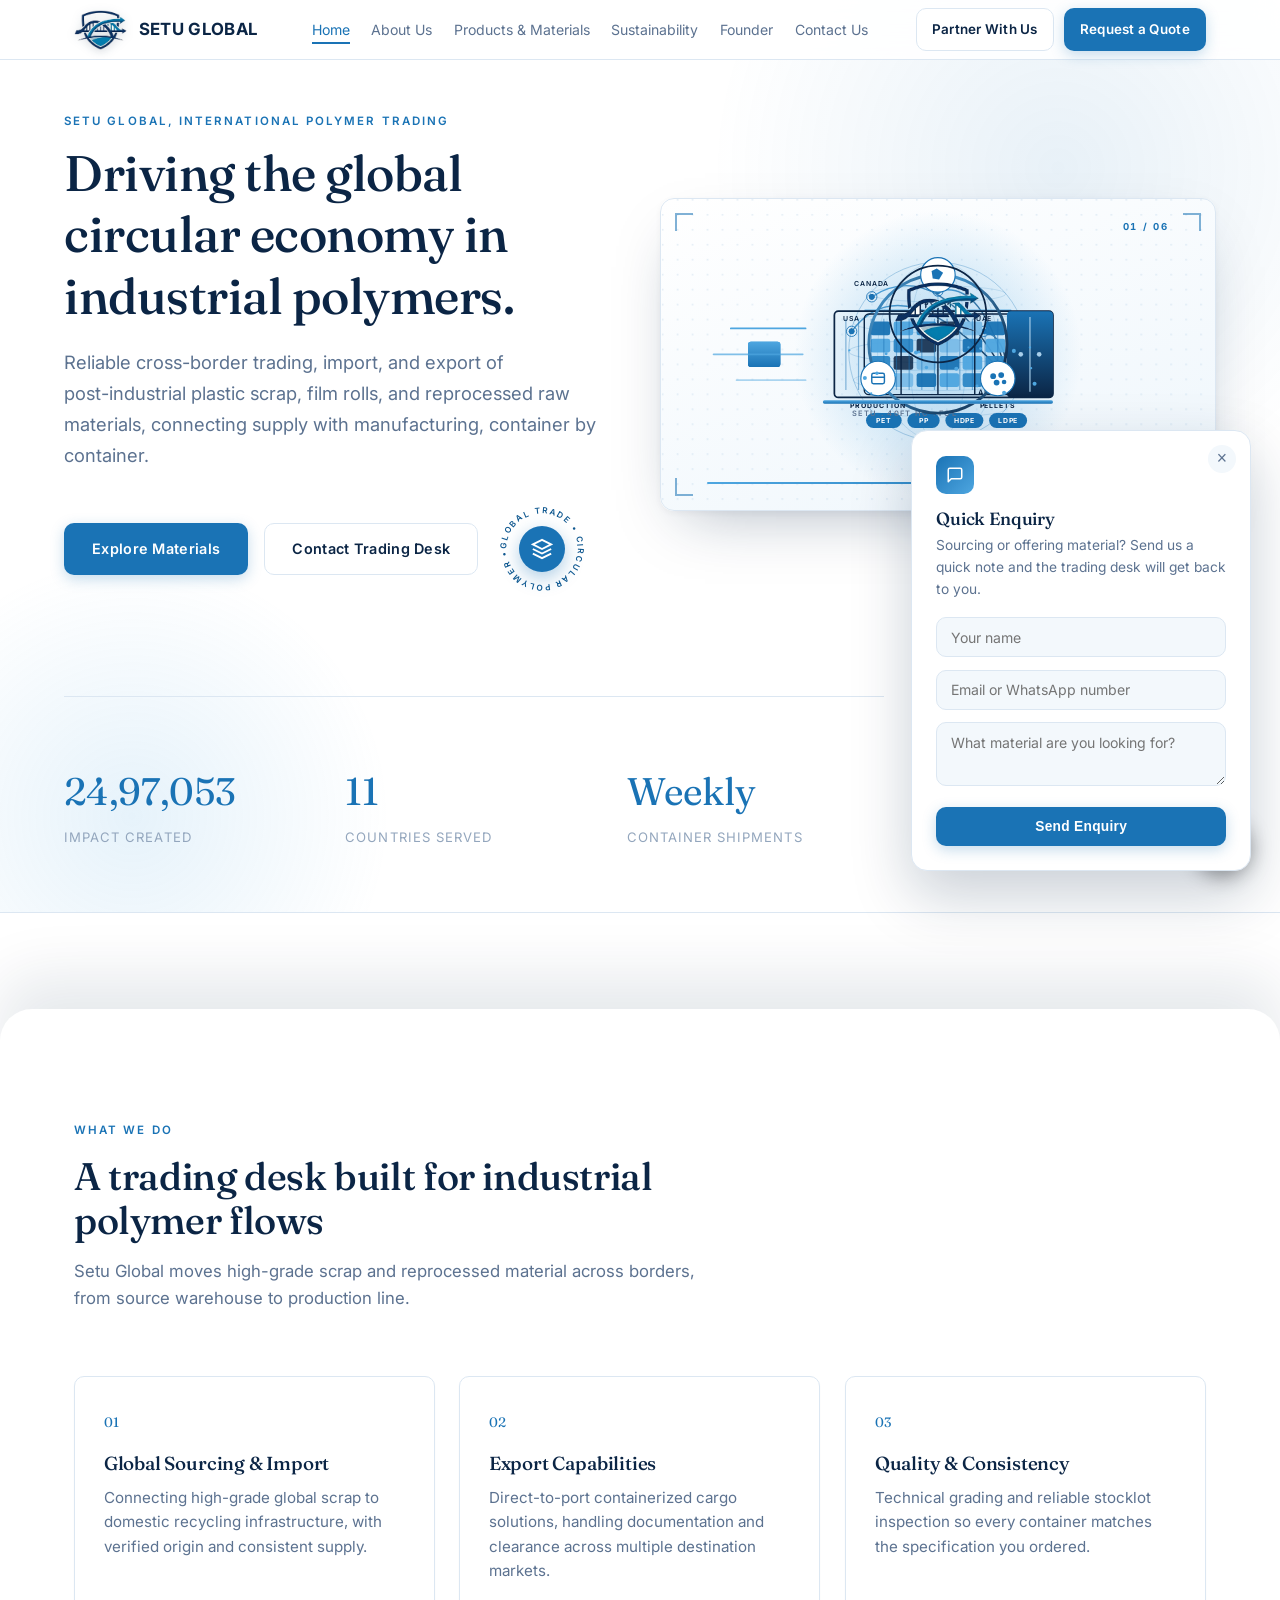
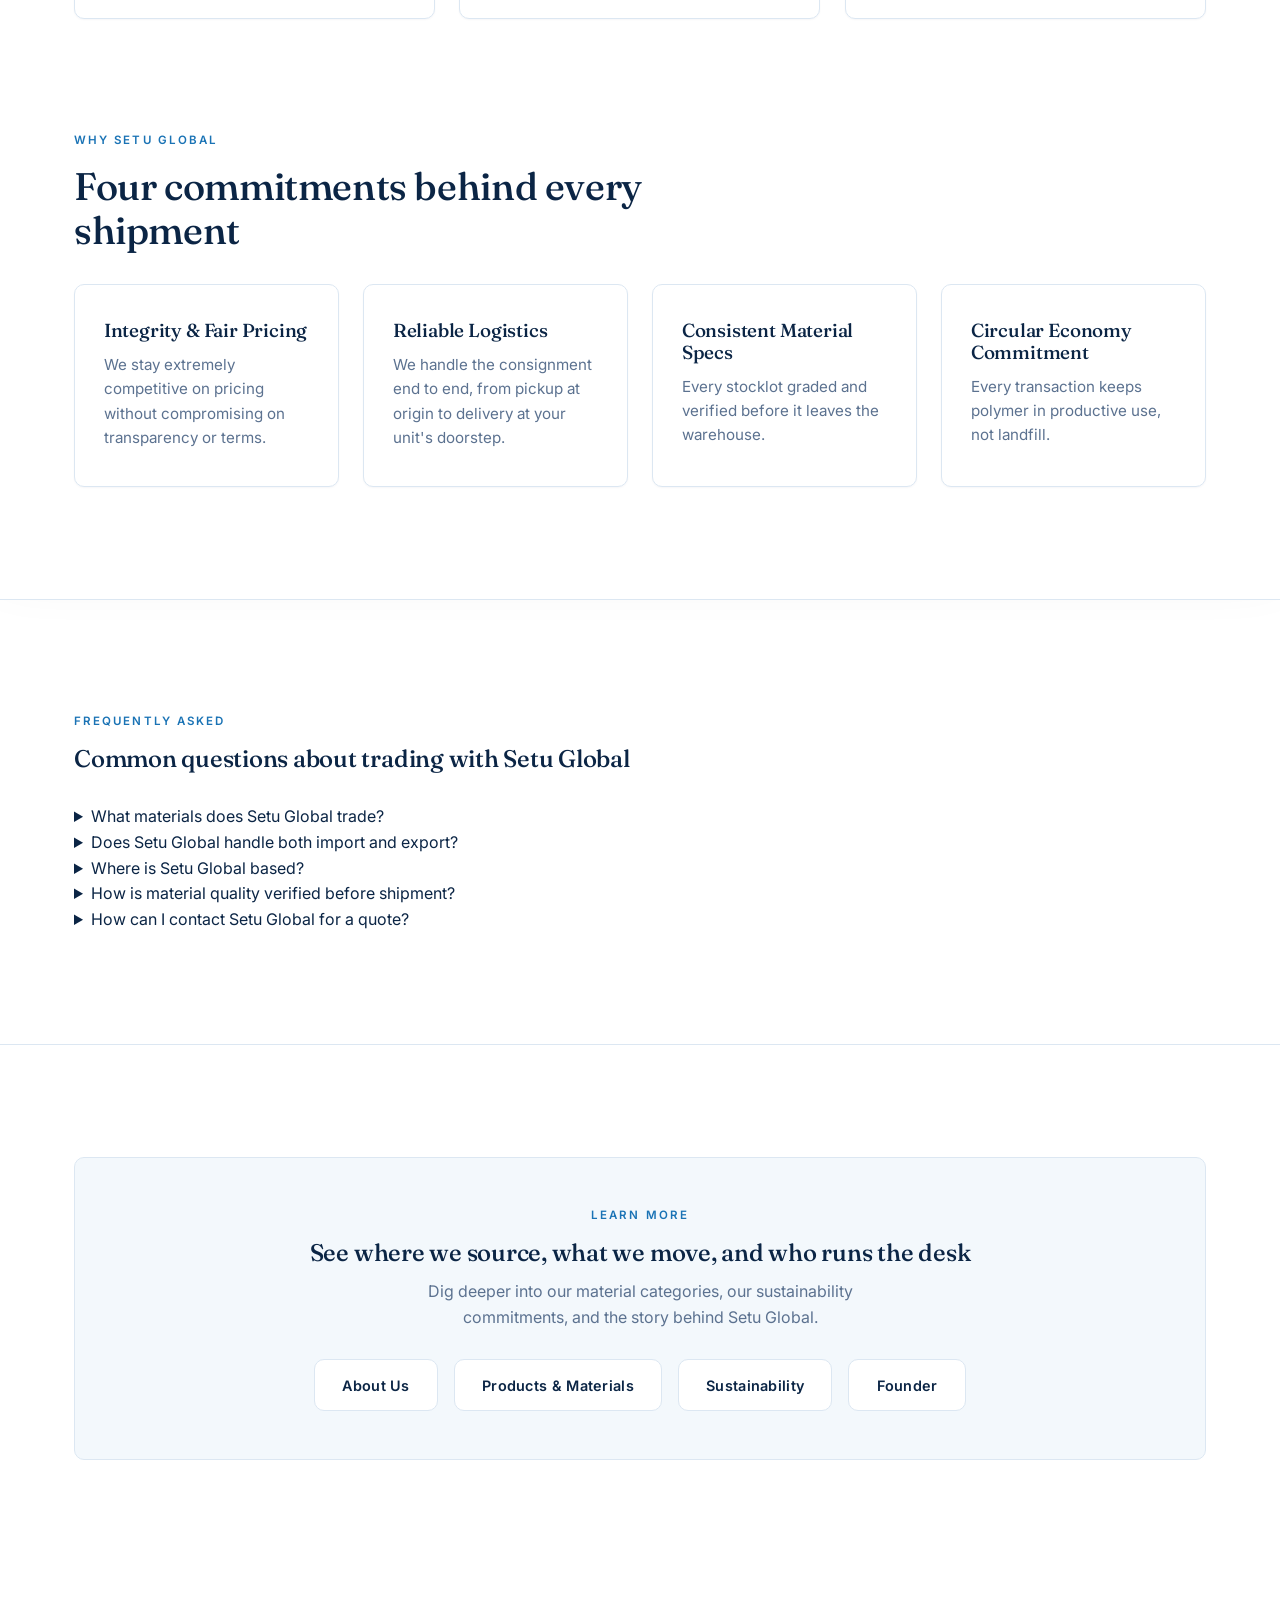
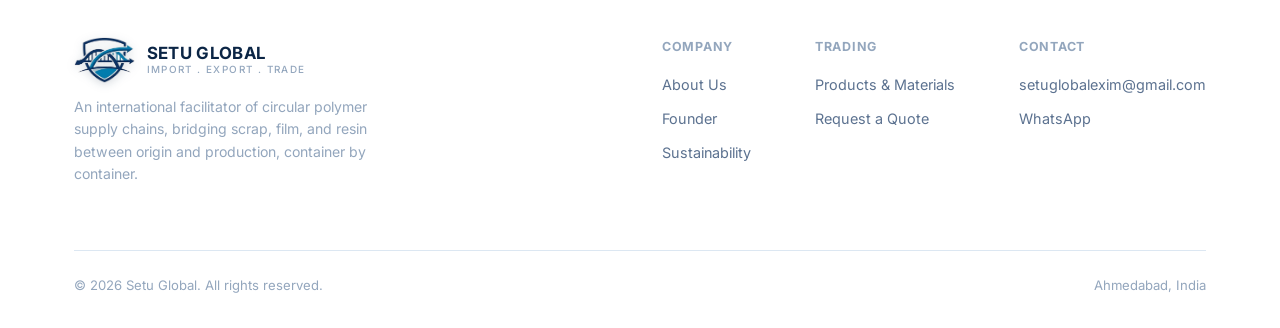
<file: index.html>
<!DOCTYPE html>
<html lang="en">
<head>
<meta charset="UTF-8">
<meta name="viewport" content="width=device-width, initial-scale=1.0">
<title>Setu Global | Circular Polymer Trading &amp; Supply Chain</title>
<meta name="description" content="Setu Global is an international facilitator of circular polymer supply chains, trading, import and export of post-industrial plastic scrap, film rolls, and reprocessed raw materials.">
<link rel="preconnect" href="https://fonts.googleapis.com">
<link href="https://fonts.googleapis.com/css2?family=Fraunces:wght@400;500;600&family=Inter:wght@400;500;600;700&display=swap" rel="stylesheet">
<link rel="stylesheet" href="style.css?v=4">
<link rel="canonical" href="https://setuglobal.co.in/">
<meta property="og:type" content="website">
<meta property="og:site_name" content="Setu Global">
<meta property="og:title" content="Setu Global | Circular Polymer Trading & Supply Chain">
<meta property="og:description" content="Setu Global is an international facilitator of circular polymer supply chains, trading, import and export of post-industrial plastic scrap, film rolls, and reprocessed raw materials.">
<meta property="og:url" content="https://setuglobal.co.in/">
<meta property="og:image" content="https://setuglobal.co.in/images/logo-mark.png">
<meta name="twitter:card" content="summary_large_image">
<meta name="twitter:title" content="Setu Global | Circular Polymer Trading & Supply Chain">
<meta name="twitter:description" content="Setu Global is an international facilitator of circular polymer supply chains, trading, import and export of post-industrial plastic scrap, film rolls, and reprocessed raw materials.">
<meta name="twitter:image" content="https://setuglobal.co.in/images/logo-mark.png">
<meta name="robots" content="index, follow">
<link rel="icon" href="images/logo-mark.png" type="image/png">
<script type="application/ld+json">{"@context": "https://schema.org", "@type": "Organization", "name": "Setu Global", "url": "https://setuglobal.co.in/", "logo": "https://setuglobal.co.in/images/logo-mark.png", "description": "Setu Global is an international facilitator of circular polymer supply chains, trading in post-industrial plastic scrap, film rolls, resins, and reprocessed raw materials.", "email": "setuglobalexim@gmail.com", "address": {"@type": "PostalAddress", "streetAddress": "B4, Patel Estate, Sarkhej", "addressLocality": "Ahmedabad", "addressRegion": "Gujarat", "addressCountry": "IN"}, "sameAs": ["https://www.linkedin.com/in/priyanshu-agarwal-88599721b"]}</script>
<script type="application/ld+json">{"@context": "https://schema.org", "@type": "WebSite", "name": "Setu Global", "url": "https://setuglobal.co.in/"}</script>
<script type="application/ld+json">{"@context": "https://schema.org", "@type": "FAQPage", "mainEntity": [{"@type": "Question", "name": "What materials does Setu Global trade?", "acceptedAnswer": {"@type": "Answer", "text": "Setu Global trades PET film (printed, plain, and metallized), BOPP film, post-industrial PP (raffia grade), HDPE, LDPE, and food-grade PET flakes, along with reprocessed pellets and resins."}}, {"@type": "Question", "name": "Does Setu Global handle both import and export?", "acceptedAnswer": {"@type": "Answer", "text": "Yes. Setu Global facilitates cross-border import and export of post-industrial plastic scrap, film rolls, and reprocessed raw materials, connecting global supply with manufacturing demand."}}, {"@type": "Question", "name": "Where is Setu Global based?", "acceptedAnswer": {"@type": "Answer", "text": "Setu Global is based in Ahmedabad, Gujarat, India, and operates as an international trading and logistics facilitator for the circular polymer economy."}}, {"@type": "Question", "name": "How is material quality verified before shipment?", "acceptedAnswer": {"@type": "Answer", "text": "Every shipment is graded and inspected before loading, covering material grading, baling standards, and container stuffing checks to ensure consistent quality on arrival."}}, {"@type": "Question", "name": "How can I contact Setu Global for a quote?", "acceptedAnswer": {"@type": "Answer", "text": "You can reach the Setu Global trading desk by email at setuglobalexim@gmail.com or via WhatsApp, and inquiries are typically answered within 24 business hours."}}]}</script>

</head>
<body>

<header>
  <nav class="nav">
    <a href="index.html" class="logo"><img src="images/logo-mark.png" alt="Setu Global" class="logo-mark"><span class="logo-text-block"><span class="logo-name">SETU GLOBAL</span></span></a>
    <ul class="nav-links">
      <li><a href="index.html" class="active">Home</a></li>
      <li><a href="about.html">About Us</a></li>
      <li><a href="products.html">Products &amp; Materials</a></li>
      <li><a href="sustainability.html">Sustainability</a></li>
      <li><a href="founder.html">Founder</a></li>
      <li><a href="contact.html">Contact Us</a></li>
    </ul>
    <div class="nav-cta">
      <a href="contact.html" class="btn btn-ghost">Partner With Us</a>
      <a href="contact.html" class="btn btn-primary">Request a Quote</a>
    </div>
    <button class="nav-toggle" id="navToggle" aria-label="Menu">
      <span></span><span></span><span></span>
    </button>
  </nav>
  <div class="mobile-menu" id="mobileMenu">
    <a href="index.html">Home</a>
    <a href="about.html">About Us</a>
    <a href="products.html">Products &amp; Materials</a>
    <a href="sustainability.html">Sustainability</a>
    <a href="founder.html">Founder</a>
    <a href="contact.html">Contact Us</a>
    <a href="contact.html" class="btn btn-primary">Request a Quote</a>
  </div>
</header>

<main>

  <!-- HERO (pinned) -->
  <div class="pin-wrap">
    <section class="hero" id="home">
      <div class="container hero-inner">
       <div class="hero-copy">
        <span class="eyebrow reveal">Setu Global, International Polymer Trading</span>
        <h1 class="word-reveal">Driving the global circular economy in industrial polymers.</h1>
        <p class="sub word-reveal">Reliable cross-border trading, import, and export of post-industrial plastic scrap, film rolls, and reprocessed raw materials, connecting supply with manufacturing, container by container.</p>
        <div class="hero-ctas reveal" style="align-items:center;">
          <a href="products.html" class="btn btn-primary">Explore Materials</a>
          <a href="contact.html" class="btn btn-ghost">Contact Trading Desk</a>
          <div class="spin-badge" aria-hidden="true">
            <div class="spin-badge-ring">
              <svg viewBox="0 0 100 100">
                <defs>
                  <path id="spinBadgeCircle" d="M 50, 50 m -37, 0 a 37,37 0 1,1 74,0 a 37,37 0 1,1 -74,0" />
                </defs>
                <text>
                  <textPath href="#spinBadgeCircle">GLOBAL TRADE &#8226; CIRCULAR POLYMER &#8226; </textPath>
                </text>
              </svg>
            </div>
            <div class="spin-badge-core">
              <svg viewBox="0 0 24 24"><path d="M12 2L2 7l10 5 10-5-10-5z"/><path d="M2 17l10 5 10-5"/><path d="M2 12l10 5 10-5"/></svg>
            </div>
          </div>
        </div>

       </div>

       <!-- 15 SECOND MOTION REEL -->
       <div class="hero-reel reveal">
        <div class="reel" id="reel">
          <svg class="reel-svg" viewBox="0 0 960 540" role="img" aria-label="Animated sequence: global sourcing, grading and baling, containerisation, circular reuse, impact, and the Setu Global mark.">
            <defs>
              <linearGradient id="gArc" x1="0" y1="0" x2="1" y2="1">
                <stop offset="0%" stop-color="#4ea6e0"/><stop offset="100%" stop-color="#0b2545"/>
              </linearGradient>
              <linearGradient id="gFill" x1="0" y1="0" x2="0" y2="1">
                <stop offset="0%" stop-color="#4ea6e0"/><stop offset="100%" stop-color="#1a73b5"/>
              </linearGradient>
              <linearGradient id="gSteel" x1="0" y1="0" x2="0" y2="1">
                <stop offset="0%" stop-color="#1a73b5"/><stop offset="100%" stop-color="#0b2545"/>
              </linearGradient>
              <radialGradient id="gGlow">
                <stop offset="0%" stop-color="#4ea6e0" stop-opacity="0.45"/>
                <stop offset="100%" stop-color="#4ea6e0" stop-opacity="0"/>
              </radialGradient>
              <pattern id="pDot" width="26" height="26" patternUnits="userSpaceOnUse">
                <circle cx="1.5" cy="1.5" r="1.5" fill="#1a73b5" opacity="0.14"/>
              </pattern>
            </defs>

            <rect width="960" height="540" fill="url(#pDot)"/>
            <circle class="reel-amb" cx="480" cy="270" r="250" fill="url(#gGlow)"/>

            <!-- SCENE 1 : GLOBAL SOURCING -->
            <g class="sc sc1">
              <g class="s1-globe">
                <circle cx="480" cy="265" r="155" fill="none" stroke="#1a73b5" stroke-opacity=".35" stroke-width="1.5"/>
                <ellipse cx="480" cy="165" rx="118" ry="14" fill="none" stroke="#1a73b5" stroke-opacity=".22" stroke-width="1.2"/>
                <ellipse cx="480" cy="215" rx="147" ry="18" fill="none" stroke="#1a73b5" stroke-opacity=".22" stroke-width="1.2"/>
                <ellipse cx="480" cy="265" rx="155" ry="20" fill="none" stroke="#1a73b5" stroke-opacity=".3" stroke-width="1.2"/>
                <ellipse cx="480" cy="315" rx="147" ry="18" fill="none" stroke="#1a73b5" stroke-opacity=".22" stroke-width="1.2"/>
                <ellipse cx="480" cy="365" rx="118" ry="14" fill="none" stroke="#1a73b5" stroke-opacity=".22" stroke-width="1.2"/>
                <ellipse cx="480" cy="265" rx="50" ry="155" fill="none" stroke="#1a73b5" stroke-opacity=".22" stroke-width="1.2"/>
                <ellipse cx="480" cy="265" rx="105" ry="155" fill="none" stroke="#1a73b5" stroke-opacity=".22" stroke-width="1.2"/>
              </g>
              <g class="s1-sweep">
                <line x1="480" y1="265" x2="480" y2="110" stroke="#4ea6e0" stroke-opacity=".5" stroke-width="2"/>
              </g>

              <path class="s1-arc" pathLength="1" d="M330,230 Q420,110 600,310" fill="none" stroke="url(#gArc)" stroke-width="2.5" stroke-linecap="round"/>
              <path class="s1-arc" pathLength="1" style="animation-delay:.18s" d="M365,170 Q480,95 600,310" fill="none" stroke="url(#gArc)" stroke-width="2.5" stroke-linecap="round"/>
              <path class="s1-arc" pathLength="1" style="animation-delay:.36s" d="M480,160 Q560,140 600,310" fill="none" stroke="url(#gArc)" stroke-width="2.5" stroke-linecap="round"/>
              <path class="s1-arc" pathLength="1" style="animation-delay:.54s" d="M560,230 Q600,240 600,310" fill="none" stroke="url(#gArc)" stroke-width="2.5" stroke-linecap="round"/>

              <circle class="s1-ship p1" r="4.5" fill="#0b2545"/>
              <circle class="s1-ship p2" r="4.5" fill="#0b2545" style="animation-delay:.18s"/>
              <circle class="s1-ship p3" r="4.5" fill="#0b2545" style="animation-delay:.36s"/>

              <g class="s1-node" transform="translate(330,230)">
                <circle class="s1-ring" r="9" fill="none" stroke="#1a73b5" stroke-width="1.5"/>
                <circle r="5" fill="#1a73b5"/>
                <text x="0" y="-18" class="s1-lbl">USA</text>
              </g>
              <g class="s1-node" transform="translate(365,170)" style="animation-delay:.14s">
                <circle class="s1-ring" r="9" fill="none" stroke="#1a73b5" stroke-width="1.5" style="animation-delay:.14s"/>
                <circle r="5" fill="#1a73b5"/>
                <text x="0" y="-18" class="s1-lbl">CANADA</text>
              </g>
              <g class="s1-node" transform="translate(480,160)" style="animation-delay:.28s">
                <circle class="s1-ring" r="9" fill="none" stroke="#1a73b5" stroke-width="1.5" style="animation-delay:.28s"/>
                <circle r="5" fill="#1a73b5"/>
                <text x="0" y="-18" class="s1-lbl">EUROPE</text>
              </g>
              <g class="s1-node" transform="translate(560,230)" style="animation-delay:.42s">
                <circle class="s1-ring" r="9" fill="none" stroke="#1a73b5" stroke-width="1.5" style="animation-delay:.42s"/>
                <circle r="5" fill="#1a73b5"/>
                <text x="0" y="-18" class="s1-lbl">UAE</text>
              </g>

              <g class="s1-dest" transform="translate(600,310)">
                <circle class="s1-ring" r="14" fill="none" stroke="#0b2545" stroke-width="2" style="animation-delay:.7s"/>
                <circle r="8" fill="#0b2545"/>
                <text x="0" y="30" class="s1-lbl strong">AHMEDABAD</text>
              </g>
            </g>

            <!-- SCENE 2 : GRADED AND BALED -->
            <g class="sc sc2">
              <g class="s2-flakes">
                <rect class="s2-flake" x="363" y="213" width="34" height="24" rx="4" fill="#1a73b5" opacity="0.95" style="--fx:-149px;--fy:298px;--fr:180deg;animation-delay:0.0s"/>
                <rect class="s2-flake" x="403" y="213" width="34" height="24" rx="4" fill="#4ea6e0" opacity="0.95" style="--fx:459px;--fy:144px;--fr:-180deg;animation-delay:0.022s"/>
                <rect class="s2-flake" x="443" y="213" width="34" height="24" rx="4" fill="#2d87c7" opacity="0.95" style="--fx:-208px;--fy:234px;--fr:140deg;animation-delay:0.044s"/>
                <rect class="s2-flake" x="483" y="213" width="34" height="24" rx="4" fill="#0b2545" opacity="0.85" style="--fx:70px;--fy:311px;--fr:90deg;animation-delay:0.066s"/>
                <rect class="s2-flake" x="523" y="213" width="34" height="24" rx="4" fill="#7bbce8" opacity="0.95" style="--fx:290px;--fy:136px;--fr:90deg;animation-delay:0.088s"/>
                <rect class="s2-flake" x="563" y="213" width="34" height="24" rx="4" fill="#1a73b5" opacity="0.95" style="--fx:395px;--fy:154px;--fr:-140deg;animation-delay:0.11s"/>
                <rect class="s2-flake" x="363" y="243" width="34" height="24" rx="4" fill="#4ea6e0" opacity="0.95" style="--fx:-292px;--fy:-313px;--fr:-180deg;animation-delay:0.132s"/>
                <rect class="s2-flake" x="403" y="243" width="34" height="24" rx="4" fill="#2d87c7" opacity="0.95" style="--fx:-343px;--fy:-180px;--fr:-140deg;animation-delay:0.154s"/>
                <rect class="s2-flake" x="443" y="243" width="34" height="24" rx="4" fill="#0b2545" opacity="0.85" style="--fx:468px;--fy:141px;--fr:-90deg;animation-delay:0.176s"/>
                <rect class="s2-flake" x="483" y="243" width="34" height="24" rx="4" fill="#7bbce8" opacity="0.95" style="--fx:-366px;--fy:204px;--fr:140deg;animation-delay:0.198s"/>
                <rect class="s2-flake" x="523" y="243" width="34" height="24" rx="4" fill="#1a73b5" opacity="0.95" style="--fx:-172px;--fy:448px;--fr:-140deg;animation-delay:0.22s"/>
                <rect class="s2-flake" x="563" y="243" width="34" height="24" rx="4" fill="#4ea6e0" opacity="0.95" style="--fx:340px;--fy:257px;--fr:-140deg;animation-delay:0.242s"/>
                <rect class="s2-flake" x="363" y="273" width="34" height="24" rx="4" fill="#2d87c7" opacity="0.95" style="--fx:-292px;--fy:302px;--fr:-180deg;animation-delay:0.264s"/>
                <rect class="s2-flake" x="403" y="273" width="34" height="24" rx="4" fill="#0b2545" opacity="0.85" style="--fx:-401px;--fy:-172px;--fr:90deg;animation-delay:0.286s"/>
                <rect class="s2-flake" x="443" y="273" width="34" height="24" rx="4" fill="#7bbce8" opacity="0.95" style="--fx:-167px;--fy:-357px;--fr:-90deg;animation-delay:0.308s"/>
                <rect class="s2-flake" x="483" y="273" width="34" height="24" rx="4" fill="#1a73b5" opacity="0.95" style="--fx:-491px;--fy:108px;--fr:-90deg;animation-delay:0.33s"/>
                <rect class="s2-flake" x="523" y="273" width="34" height="24" rx="4" fill="#4ea6e0" opacity="0.95" style="--fx:-146px;--fy:452px;--fr:180deg;animation-delay:0.352s"/>
                <rect class="s2-flake" x="563" y="273" width="34" height="24" rx="4" fill="#2d87c7" opacity="0.95" style="--fx:59px;--fy:-312px;--fr:-90deg;animation-delay:0.374s"/>
                <rect class="s2-flake" x="363" y="303" width="34" height="24" rx="4" fill="#0b2545" opacity="0.85" style="--fx:-486px;--fy:-78px;--fr:180deg;animation-delay:0.396s"/>
                <rect class="s2-flake" x="403" y="303" width="34" height="24" rx="4" fill="#7bbce8" opacity="0.95" style="--fx:-412px;--fy:137px;--fr:-180deg;animation-delay:0.418s"/>
                <rect class="s2-flake" x="443" y="303" width="34" height="24" rx="4" fill="#1a73b5" opacity="0.95" style="--fx:289px;--fy:265px;--fr:220deg;animation-delay:0.44s"/>
                <rect class="s2-flake" x="483" y="303" width="34" height="24" rx="4" fill="#4ea6e0" opacity="0.95" style="--fx:-276px;--fy:423px;--fr:90deg;animation-delay:0.462s"/>
                <rect class="s2-flake" x="523" y="303" width="34" height="24" rx="4" fill="#2d87c7" opacity="0.95" style="--fx:434px;--fy:109px;--fr:220deg;animation-delay:0.484s"/>
                <rect class="s2-flake" x="563" y="303" width="34" height="24" rx="4" fill="#0b2545" opacity="0.85" style="--fx:-442px;--fy:-169px;--fr:220deg;animation-delay:0.506s"/>
              </g>
              <g class="s2-bale">
                <rect pathLength="1" x="352" y="200" width="256" height="140" rx="8" fill="none" stroke="#0b2545" stroke-width="2.5"/>
                <line pathLength="1" x1="416" y1="200" x2="416" y2="340" stroke="#0b2545" stroke-width="2.5"/>
                <line pathLength="1" x1="480" y1="200" x2="480" y2="340" stroke="#0b2545" stroke-width="2.5"/>
                <line pathLength="1" x1="544" y1="200" x2="544" y2="340" stroke="#0b2545" stroke-width="2.5"/>
              </g>
              <g class="s2-chips">
                <g transform="translate(355,372)"><g class="s2-chip">
                  <rect width="62" height="26" rx="13" fill="#1a73b5"/><text x="31" y="17" class="s2-tag">PET</text>
                </g></g>
                <g transform="translate(427,372)"><g class="s2-chip" style="animation-delay:.12s">
                  <rect width="56" height="26" rx="13" fill="#1a73b5"/><text x="28" y="17" class="s2-tag">PP</text>
                </g></g>
                <g transform="translate(493,372)"><g class="s2-chip" style="animation-delay:.24s">
                  <rect width="66" height="26" rx="13" fill="#1a73b5"/><text x="33" y="17" class="s2-tag">HDPE</text>
                </g></g>
                <g transform="translate(569,372)"><g class="s2-chip" style="animation-delay:.36s">
                  <rect width="66" height="26" rx="13" fill="#1a73b5"/><text x="33" y="17" class="s2-tag">LDPE</text>
                </g></g>
              </g>
              <g class="s2-scan"><rect x="352" y="192" width="256" height="3" rx="1.5" fill="#4ea6e0" opacity=".85"/></g>
            </g>

            <!-- SCENE 3 : CONTAINERISED -->
            <g class="sc sc3">
              <g class="s3-rig">
                <g class="s3-bale b1"><rect x="150" y="248" width="56" height="44" rx="5" fill="url(#gFill)"/></g>
                <g class="s3-bale b2" style="animation-delay:.16s"><rect x="150" y="248" width="56" height="44" rx="5" fill="url(#gFill)"/></g>
                <g class="s3-bale b3" style="animation-delay:.32s"><rect x="150" y="248" width="56" height="44" rx="5" fill="url(#gFill)"/></g>

                <g class="s3-box">
                  <rect pathLength="1" class="s3-draw" x="300" y="195" width="380" height="150" rx="7" fill="none" stroke="#0b2545" stroke-width="3"/>
                  <g class="s3-corru">
                  <line class="s3-rib" x1="320" y1="208" x2="320" y2="332" stroke="#1a73b5" stroke-opacity=".5" stroke-width="2" style="animation-delay:0.0s"/>
                  <line class="s3-rib" x1="342" y1="208" x2="342" y2="332" stroke="#1a73b5" stroke-opacity=".5" stroke-width="2" style="animation-delay:0.012s"/>
                  <line class="s3-rib" x1="364" y1="208" x2="364" y2="332" stroke="#1a73b5" stroke-opacity=".5" stroke-width="2" style="animation-delay:0.024s"/>
                  <line class="s3-rib" x1="386" y1="208" x2="386" y2="332" stroke="#1a73b5" stroke-opacity=".5" stroke-width="2" style="animation-delay:0.036s"/>
                  <line class="s3-rib" x1="408" y1="208" x2="408" y2="332" stroke="#1a73b5" stroke-opacity=".5" stroke-width="2" style="animation-delay:0.048s"/>
                  <line class="s3-rib" x1="430" y1="208" x2="430" y2="332" stroke="#1a73b5" stroke-opacity=".5" stroke-width="2" style="animation-delay:0.06s"/>
                  <line class="s3-rib" x1="452" y1="208" x2="452" y2="332" stroke="#1a73b5" stroke-opacity=".5" stroke-width="2" style="animation-delay:0.072s"/>
                  <line class="s3-rib" x1="474" y1="208" x2="474" y2="332" stroke="#1a73b5" stroke-opacity=".5" stroke-width="2" style="animation-delay:0.084s"/>
                  <line class="s3-rib" x1="496" y1="208" x2="496" y2="332" stroke="#1a73b5" stroke-opacity=".5" stroke-width="2" style="animation-delay:0.096s"/>
                  <line class="s3-rib" x1="518" y1="208" x2="518" y2="332" stroke="#1a73b5" stroke-opacity=".5" stroke-width="2" style="animation-delay:0.108s"/>
                  <line class="s3-rib" x1="540" y1="208" x2="540" y2="332" stroke="#1a73b5" stroke-opacity=".5" stroke-width="2" style="animation-delay:0.12s"/>
                  <line class="s3-rib" x1="562" y1="208" x2="562" y2="332" stroke="#1a73b5" stroke-opacity=".5" stroke-width="2" style="animation-delay:0.132s"/>
                  <line class="s3-rib" x1="584" y1="208" x2="584" y2="332" stroke="#1a73b5" stroke-opacity=".5" stroke-width="2" style="animation-delay:0.144s"/>
                  </g>
                  <rect class="s3-door" x="600" y="195" width="80" height="150" rx="7" fill="url(#gSteel)"/>
                  <line class="s3-door" x1="640" y1="205" x2="640" y2="335" stroke="#a8cfeb" stroke-width="2"/>
                  <circle class="s3-door" cx="624" cy="270" r="4" fill="#a8cfeb"/>
                  <circle class="s3-door" cx="656" cy="270" r="4" fill="#a8cfeb"/>
                  <text x="330" y="378" class="s3-code">SETU . 40FT HC . FCL</text>
                </g>

                <g class="s3-streak">
                  <line x1="120" y1="225" x2="250" y2="225" stroke="#4ea6e0" stroke-width="3" stroke-linecap="round"/>
                  <line x1="90" y1="270" x2="245" y2="270" stroke="#4ea6e0" stroke-width="3" stroke-linecap="round" opacity=".7"/>
                  <line x1="130" y1="315" x2="250" y2="315" stroke="#4ea6e0" stroke-width="3" stroke-linecap="round" opacity=".45"/>
                </g>
              </g>
            </g>

            <!-- SCENE 4 : CIRCULAR LOOP -->
            <g class="sc sc4">
             <g transform="translate(0,-18)">
              <g class="s4-ring">
                <path pathLength="1" class="s4-arc" d="M480,150 A120,120 0 0,1 584,330" fill="none" stroke="url(#gArc)" stroke-width="5" stroke-linecap="round"/>
                <path pathLength="1" class="s4-arc" style="animation-delay:.1s" d="M584,330 A120,120 0 0,1 376,330" fill="none" stroke="url(#gArc)" stroke-width="5" stroke-linecap="round"/>
                <path pathLength="1" class="s4-arc" style="animation-delay:.2s" d="M376,330 A120,120 0 0,1 480,150" fill="none" stroke="url(#gArc)" stroke-width="5" stroke-linecap="round"/>
              </g>
              <circle class="s4-orbit" r="7" fill="#0b2545"/>
              <g transform="translate(480,150)"><g class="s4-node">
                <circle r="30" fill="#fff" stroke="#1a73b5" stroke-width="2"/>
                <path d="M-11,-7 L-2,-11 L9,-4 L2,8 L-9,6 Z" fill="#1a73b5"/>
                <text x="0" y="52" class="s4-lbl">SCRAP</text>
              </g></g>
              <g transform="translate(584,330)"><g class="s4-node" style="animation-delay:.2s">
                <circle r="30" fill="#fff" stroke="#1a73b5" stroke-width="2"/>
                <circle cx="-8" cy="-4" r="5" fill="#1a73b5"/><circle cx="6" cy="-6" r="5" fill="#1a73b5"/>
                <circle cx="-2" cy="7" r="5" fill="#1a73b5"/><circle cx="11" cy="6" r="4" fill="#1a73b5"/>
                <text x="0" y="52" class="s4-lbl">PELLETS</text>
              </g></g>
              <g transform="translate(376,330)"><g class="s4-node" style="animation-delay:.4s">
                <circle r="30" fill="#fff" stroke="#1a73b5" stroke-width="2"/>
                <rect x="-11" y="-9" width="22" height="18" rx="3" fill="none" stroke="#1a73b5" stroke-width="2.5"/>
                <line x1="-11" y1="-2" x2="11" y2="-2" stroke="#1a73b5" stroke-width="2.5"/>
                <text x="0" y="52" class="s4-lbl">PRODUCTION</text>
              </g></g>
             </g>
            </g>

            <!-- SCENE 5 : IMPACT -->
            <g class="sc sc5">
              <g class="s5-spark">
                <circle class="s5-dot" cx="460" cy="293" r="3" fill="#4ea6e0" style="--rise:-136px;animation-delay:0.447s"/>
                <circle class="s5-dot" cx="533" cy="258" r="2" fill="#4ea6e0" style="--rise:-94px;animation-delay:0.427s"/>
                <circle class="s5-dot" cx="640" cy="258" r="2" fill="#4ea6e0" style="--rise:-149px;animation-delay:0.279s"/>
                <circle class="s5-dot" cx="595" cy="337" r="3.5" fill="#4ea6e0" style="--rise:-96px;animation-delay:0.645s"/>
                <circle class="s5-dot" cx="642" cy="294" r="2" fill="#4ea6e0" style="--rise:-119px;animation-delay:0.32s"/>
                <circle class="s5-dot" cx="612" cy="264" r="3.5" fill="#4ea6e0" style="--rise:-67px;animation-delay:0.196s"/>
                <circle class="s5-dot" cx="447" cy="266" r="2.5" fill="#4ea6e0" style="--rise:-110px;animation-delay:0.352s"/>
                <circle class="s5-dot" cx="554" cy="260" r="2.5" fill="#4ea6e0" style="--rise:-117px;animation-delay:0.361s"/>
                <circle class="s5-dot" cx="442" cy="267" r="3.5" fill="#4ea6e0" style="--rise:-130px;animation-delay:0.251s"/>
                <circle class="s5-dot" cx="512" cy="295" r="3.5" fill="#4ea6e0" style="--rise:-89px;animation-delay:0.136s"/>
                <circle class="s5-dot" cx="390" cy="269" r="2.5" fill="#4ea6e0" style="--rise:-144px;animation-delay:0.21s"/>
                <circle class="s5-dot" cx="548" cy="325" r="2.5" fill="#4ea6e0" style="--rise:-93px;animation-delay:0.254s"/>
                <circle class="s5-dot" cx="374" cy="303" r="3" fill="#4ea6e0" style="--rise:-138px;animation-delay:0.51s"/>
                <circle class="s5-dot" cx="364" cy="338" r="2" fill="#4ea6e0" style="--rise:-118px;animation-delay:0.81s"/>
                <circle class="s5-dot" cx="648" cy="321" r="3.5" fill="#4ea6e0" style="--rise:-110px;animation-delay:0.359s"/>
                <circle class="s5-dot" cx="353" cy="311" r="3.5" fill="#4ea6e0" style="--rise:-67px;animation-delay:0.172s"/>
                <circle class="s5-dot" cx="406" cy="306" r="2.5" fill="#4ea6e0" style="--rise:-74px;animation-delay:0.306s"/>
                <circle class="s5-dot" cx="326" cy="263" r="2" fill="#4ea6e0" style="--rise:-132px;animation-delay:0.136s"/>
              </g>
              <rect class="s5-track" x="280" y="350" width="400" height="6" rx="3" fill="#dce7f2"/>
              <rect class="s5-bar" x="280" y="350" width="400" height="6" rx="3" fill="url(#gFill)"/>
            </g>

            <!-- SCENE 6 : MARK -->
            <g class="sc sc6">
              <circle class="s6-ring" pathLength="1" cx="480" cy="200" r="84" fill="none" stroke="#0b2545" stroke-width="3"/>
              <image class="s6-logo" href="images/logo-mark.png" x="404" y="143" width="152" height="114"/>
            </g>
          </svg>

          <!-- HUD -->
          <div class="reel-hud">
            <span class="reel-bracket tl"></span><span class="reel-bracket tr"></span>
            <span class="reel-bracket bl"></span><span class="reel-bracket br"></span>

            <div class="reel-top">
              <span class="reel-chapter" id="reelChapter">01 / 06</span>
            </div>

            <div class="reel-stage">
              <div class="reel-count" id="reelCount"><b id="reelNum">0</b><em>KG</em></div>
              <div class="reel-wordmark">
                <span class="w">S</span><span class="w">E</span><span class="w">T</span><span class="w">U</span>
                <span class="w gap">G</span><span class="w">L</span><span class="w">O</span><span class="w">B</span><span class="w">A</span><span class="w">L</span>
                <small>IMPORT . EXPORT . TRADE</small>
              </div>
            </div>

            <div class="reel-bottom">
              <div class="reel-captions">
                <span class="cap c1">Sourced across USA, Canada, UAE and Europe</span>
                <span class="cap c2">Graded, inspected and baled to spec</span>
                <span class="cap c3">Containerised and moved end to end</span>
                <span class="cap c4">Back into production, not landfill</span>
                <span class="cap c5">Diverted from landfill to date</span>
                <span class="cap c6">Setu Global, bridging supply and manufacturing</span>
              </div>
              <span class="reel-time" id="reelTime">00:00 / 00:15</span>
            </div>
            <div class="reel-track"><i class="reel-progress"></i></div>
          </div>
        </div>
       </div>

        <div class="stats reveal hero-stats">
          <div>
            <div class="stat-num" data-count-to="2500000" data-suffix=" KG" data-format="indian">0</div>
            <div class="stat-label">Impact Created</div>
          </div>
          <div>
            <div class="stat-num" data-count-to="12" data-suffix="+">0</div>
            <div class="stat-label">Countries Served</div>
          </div>
          <div>
            <div class="stat-num">Weekly</div>
            <div class="stat-label">Container Shipments</div>
          </div>
        </div>
      </div>
    </section>
  </div>

  <!-- CORE OFFERINGS -->
  <section id="offerings" class="stack-section">
    <div class="container">
      <div class="section-head">
        <span class="eyebrow">What We Do</span>
        <h2>A trading desk built for industrial polymer flows</h2>
        <p>Setu Global moves high-grade scrap and reprocessed material across borders, from source warehouse to production line.</p>
      </div>
      <div class="grid-3">
        <div class="card">
          <div class="card-num">01</div>
          <h3>Global Sourcing &amp; Import</h3>
          <p>Connecting high-grade global scrap to domestic recycling infrastructure, with verified origin and consistent supply.</p>
        </div>
        <div class="card">
          <div class="card-num">02</div>
          <h3>Export Capabilities</h3>
          <p>Direct-to-port containerized cargo solutions, handling documentation and clearance across multiple destination markets.</p>
        </div>
        <div class="card">
          <div class="card-num">03</div>
          <h3>Quality &amp; Consistency</h3>
          <p>Technical grading and reliable stocklot inspection so every container matches the specification you ordered.</p>
        </div>
      </div>

      <div class="section-head" style="margin-top: var(--space-xl); margin-bottom: var(--space-md);">
        <span class="eyebrow">Why Setu Global</span>
        <h2>Four commitments behind every shipment</h2>
      </div>
      <div class="grid-4">
        <div class="card">
          <h3>Integrity &amp; Fair Pricing</h3>
          <p>We stay extremely competitive on pricing without compromising on transparency or terms.</p>
        </div>
        <div class="card">
          <h3>Reliable Logistics</h3>
          <p>We handle the consignment end to end, from pickup at origin to delivery at your unit's doorstep.</p>
        </div>
        <div class="card">
          <h3>Consistent Material Specs</h3>
          <p>Every stocklot graded and verified before it leaves the warehouse.</p>
        </div>
        <div class="card">
          <h3>Circular Economy Commitment</h3>
          <p>Every transaction keeps polymer in productive use, not landfill.</p>
        </div>
      </div>
    </div>
  </section>

  <!-- FAQ -->
  <section id="faq">
    <div class="container">
      <span class="eyebrow reveal">Frequently Asked</span>
      <h2 class="reveal" style="margin-bottom:2rem;">Common questions about trading with Setu Global</h2>
      <div class="faq-list">
        <details class="faq-item">
          <summary>What materials does Setu Global trade?</summary>
          <p>Setu Global trades PET film (printed, plain, and metallized), BOPP film, post-industrial PP (raffia grade), HDPE, LDPE, and food-grade PET flakes, along with reprocessed pellets and resins.</p>
        </details>
        <details class="faq-item">
          <summary>Does Setu Global handle both import and export?</summary>
          <p>Yes. Setu Global facilitates cross-border import and export of post-industrial plastic scrap, film rolls, and reprocessed raw materials, connecting global supply with manufacturing demand.</p>
        </details>
        <details class="faq-item">
          <summary>Where is Setu Global based?</summary>
          <p>Setu Global is based in Ahmedabad, Gujarat, India, and operates as an international trading and logistics facilitator for the circular polymer economy.</p>
        </details>
        <details class="faq-item">
          <summary>How is material quality verified before shipment?</summary>
          <p>Every shipment is graded and inspected before loading, covering material grading, baling standards, and container stuffing checks to ensure consistent quality on arrival.</p>
        </details>
        <details class="faq-item">
          <summary>How can I contact Setu Global for a quote?</summary>
          <p>You can reach the Setu Global trading desk by email at <a href="mailto:setuglobalexim@gmail.com">setuglobalexim@gmail.com</a> or via WhatsApp, and inquiries are typically answered within 24 business hours.</p>
        </details>
      </div>
    </div>
  </section>

  <!-- EXPLORE MORE -->
  <section style="border-bottom: none;">
    <div class="container">
      <div class="bulletin">
        <span class="eyebrow">Learn More</span>
        <h3>See where we source, what we move, and who runs the desk</h3>
        <p>Dig deeper into our material categories, our sustainability commitments, and the story behind Setu Global.</p>
        <div style="display:flex; gap:1rem; justify-content:center; flex-wrap:wrap; margin-top:1.5rem;">
          <a href="about.html" class="btn btn-ghost">About Us</a>
          <a href="products.html" class="btn btn-ghost">Products &amp; Materials</a>
          <a href="sustainability.html" class="btn btn-ghost">Sustainability</a>
          <a href="founder.html" class="btn btn-ghost">Founder</a>
        </div>
      </div>
    </div>
  </section>

</main>

<footer>
  <div class="container">
    <div class="footer-top">
      <div class="footer-brand">
        <a href="index.html" class="logo"><img src="images/logo-mark.png" alt="Setu Global" class="logo-mark" style="height:46px;"><span class="logo-text-block"><span class="logo-name">SETU GLOBAL</span><span class="logo-tag">Import . Export . Trade</span></span></a>
        <p>An international facilitator of circular polymer supply chains, bridging scrap, film, and resin between origin and production, container by container.</p>
      </div>
      <div class="footer-cols">
        <div class="footer-col">
          <h5>Company</h5>
          <a href="about.html">About Us</a>
          <a href="founder.html">Founder</a>
          <a href="sustainability.html">Sustainability</a>
        </div>
        <div class="footer-col">
          <h5>Trading</h5>
          <a href="products.html">Products &amp; Materials</a>
          <a href="contact.html">Request a Quote</a>
        </div>
        <div class="footer-col">
          <h5>Contact</h5>
          <a href="mailto:setuglobalexim@gmail.com">setuglobalexim@gmail.com</a>
          <a href="https://wa.me/917990073517">WhatsApp</a>
        </div>
      </div>
    </div>
    <div class="footer-bottom">
      <span>© 2026 Setu Global. All rights reserved.</span>
      <span>Ahmedabad, India</span>
    </div>
  </div>
</footer>

<a href="https://wa.me/917990073517" class="wa-float" target="_blank" rel="noopener" aria-label="Chat on WhatsApp">
  <svg width="28" height="28" viewBox="0 0 24 24" fill="#0a0a0a"><path d="M17.6 6.3A8.9 8.9 0 0 0 12 4a8.9 8.9 0 0 0-7.9 13l-1 3.7 3.8-1a8.9 8.9 0 0 0 4.3 1.1h.1a8.9 8.9 0 0 0 8.9-8.9c0-2.4-.9-4.6-2.6-6.3zM12 19.4h-.1a7.4 7.4 0 0 1-3.8-1l-.3-.1-2.3.6.6-2.2-.2-.3a7.4 7.4 0 1 1 13.7-3.9 7.4 7.4 0 0 1-7.4 6.9zm4-5.5c-.2-.1-1.3-.6-1.5-.7-.2-.1-.3-.1-.5.1-.1.2-.5.7-.6.8-.1.1-.2.2-.4.1-.2-.1-.8-.3-1.6-1-.6-.5-1-1.2-1.1-1.4-.1-.2 0-.3.1-.4l.3-.4.2-.3c.1-.1 0-.2 0-.3 0-.1-.5-1.2-.7-1.6-.2-.4-.4-.4-.5-.4h-.4c-.2 0-.4.1-.6.3-.2.2-.8.8-.8 1.9 0 1.1.8 2.2.9 2.3.1.2 1.6 2.4 3.8 3.4.5.2 1 .4 1.3.5.5.2 1 .1 1.4.1.4-.1 1.3-.5 1.5-1 .2-.5.2-.9.1-1l-.4-.1z"/></svg>
</a>

<!-- Scroll-triggered quick enquiry popup -->
<div class="quick-enquiry" id="quickEnquiry">
  <button class="quick-enquiry-close" id="quickEnquiryClose" aria-label="Close">&times;</button>
  <div class="quick-enquiry-icon">
    <svg width="18" height="18" viewBox="0 0 24 24" fill="none" stroke="#fff" stroke-width="2" stroke-linecap="round" stroke-linejoin="round"><path d="M21 15a2 2 0 0 1-2 2H7l-4 4V5a2 2 0 0 1 2-2h14a2 2 0 0 1 2 2z"/></svg>
  </div>
  <h4>Quick Enquiry</h4>
  <p>Sourcing or offering material? Send us a quick note and the trading desk will get back to you.</p>
  <form id="quickEnquiryForm">
    <div class="form-group">
      <input type="text" placeholder="Your name" required>
    </div>
    <div class="form-group">
      <input type="text" placeholder="Email or WhatsApp number" required>
    </div>
    <div class="form-group">
      <textarea placeholder="What material are you looking for?"></textarea>
    </div>
    <button type="submit" class="btn btn-primary">Send Enquiry</button>
  </form>
  <div class="form-success" id="quickEnquirySuccess">Thank you, we have received your enquiry and will respond within 24 business hours.</div>
</div>

<script src="main.js?v=4"></script>
</body>
</html>
</file>
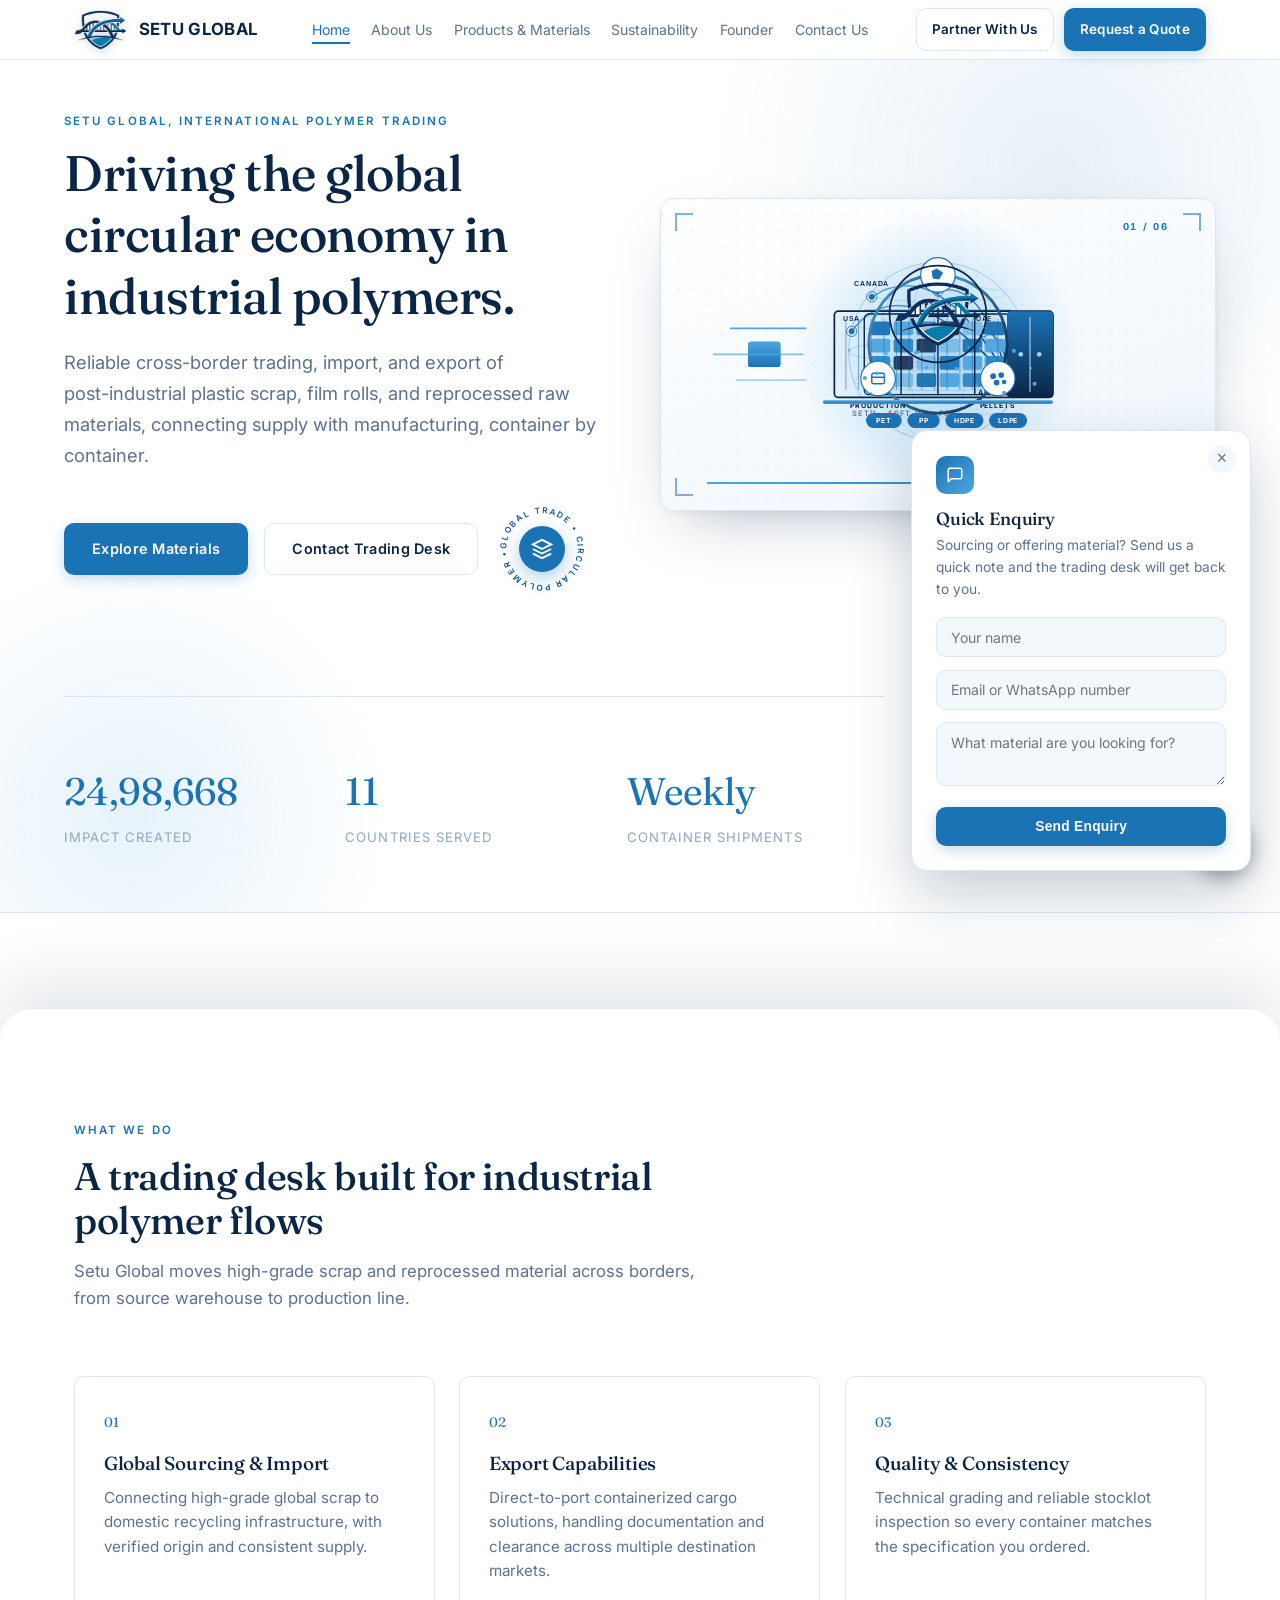
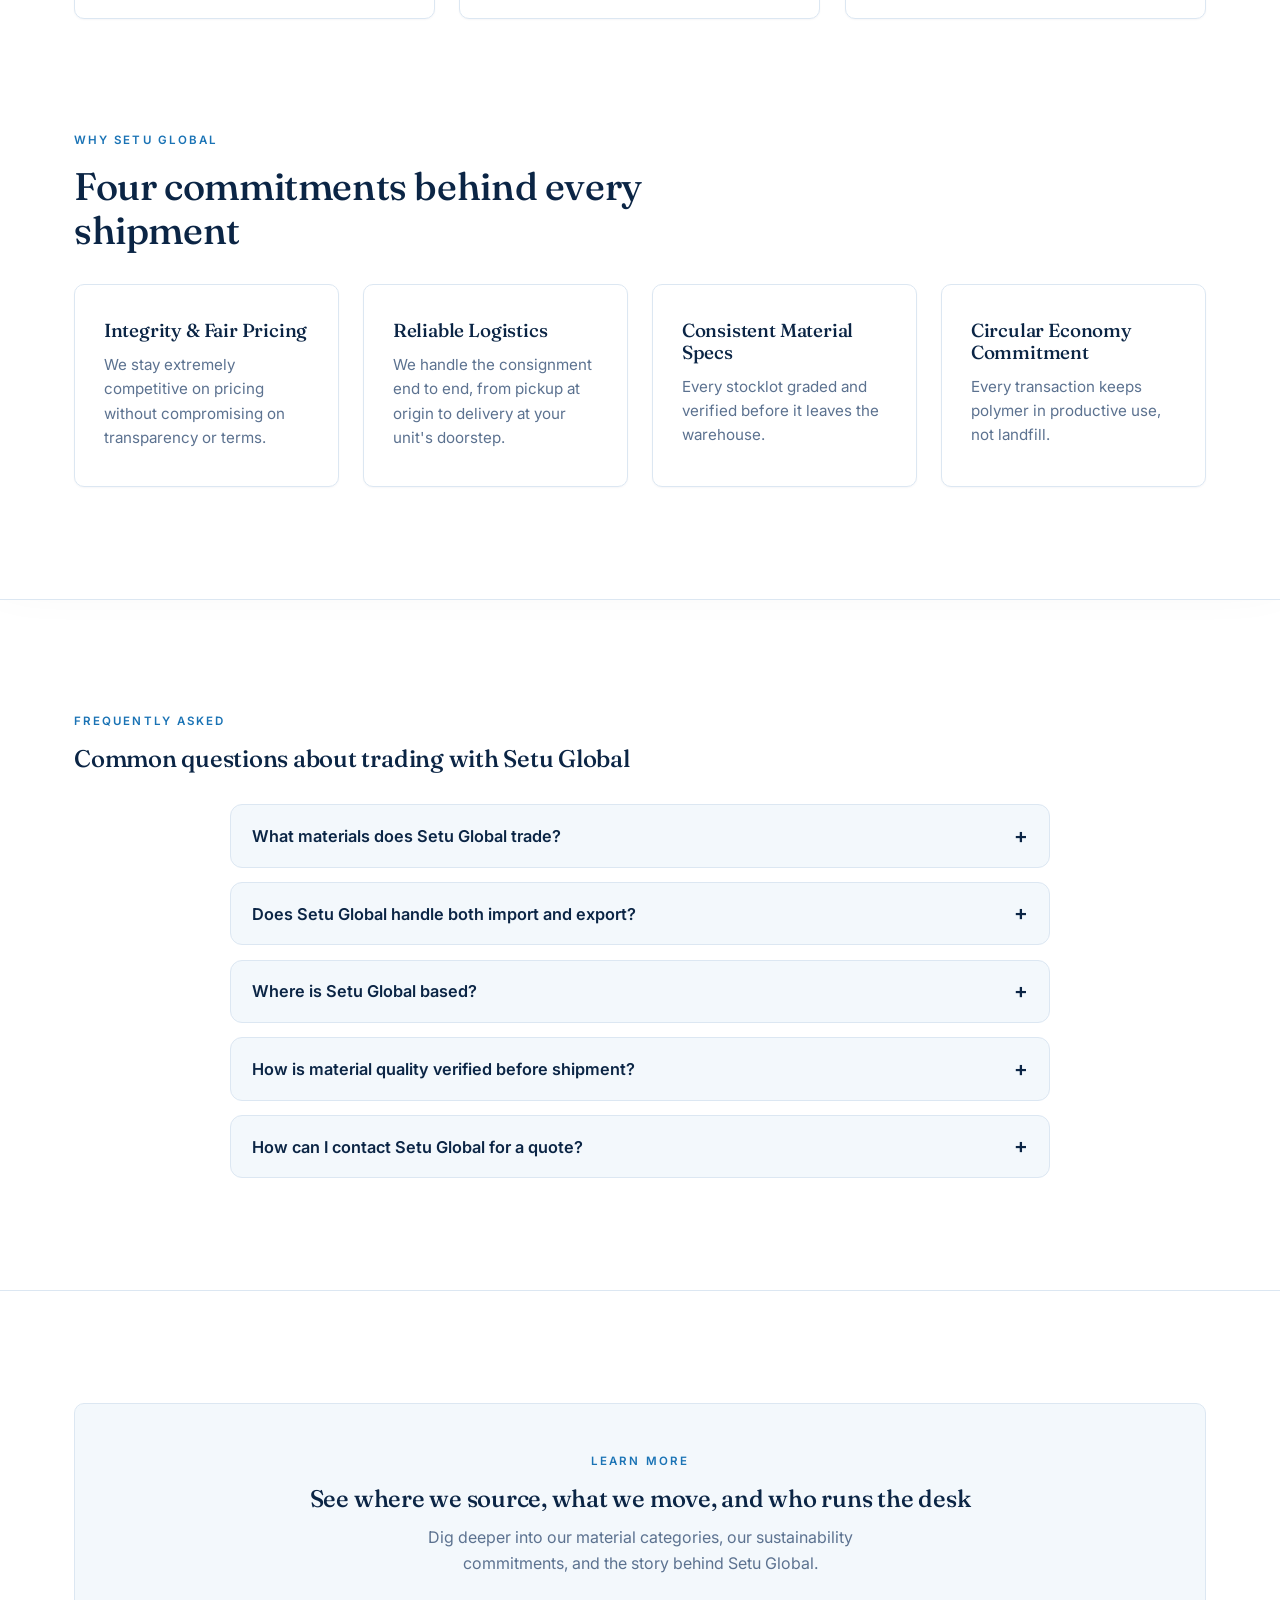
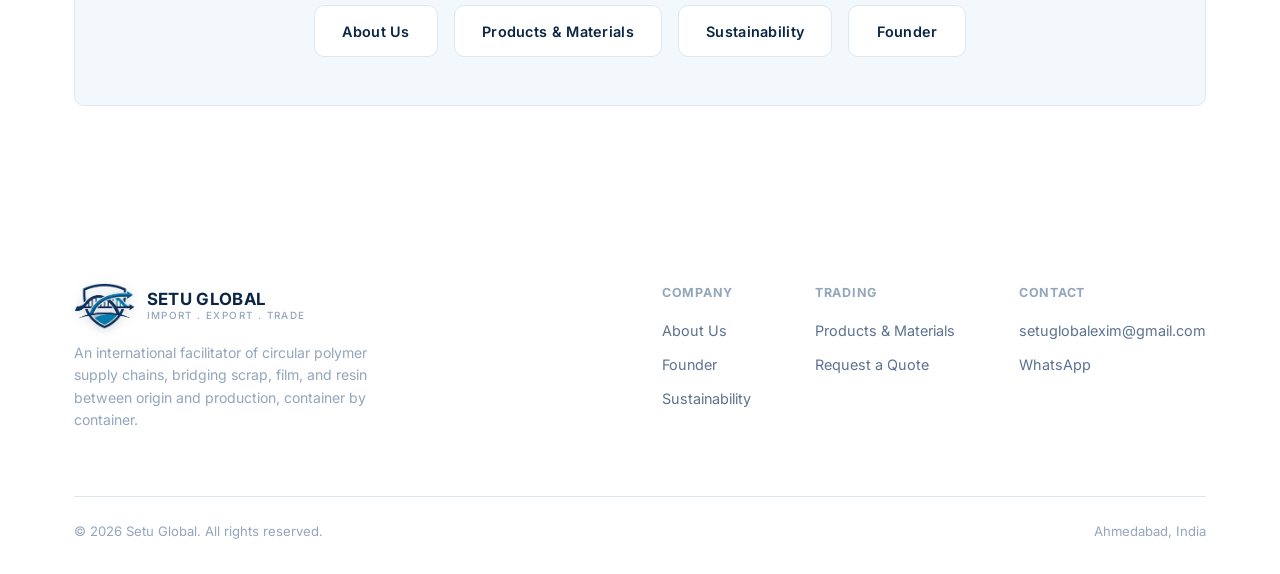
<file: setu-global-seo-updated/setu-global-seo-updated/index.html>
<!DOCTYPE html>
<html lang="en">
<head>
<meta charset="UTF-8">
<meta name="viewport" content="width=device-width, initial-scale=1.0">
<title>Setu Global | Circular Polymer Trading &amp; Supply Chain</title>
<meta name="description" content="Setu Global is an international facilitator of circular polymer supply chains, trading, import and export of post-industrial plastic scrap, film rolls, and reprocessed raw materials.">
<link rel="preconnect" href="https://fonts.googleapis.com">
<link href="https://fonts.googleapis.com/css2?family=Fraunces:wght@400;500;600&family=Inter:wght@400;500;600;700&display=swap" rel="stylesheet">
<link rel="stylesheet" href="style.css?v=5">
<link rel="canonical" href="https://setuglobal.co.in/">
<meta property="og:type" content="website">
<meta property="og:site_name" content="Setu Global">
<meta property="og:title" content="Setu Global | Circular Polymer Trading & Supply Chain">
<meta property="og:description" content="Setu Global is an international facilitator of circular polymer supply chains, trading, import and export of post-industrial plastic scrap, film rolls, and reprocessed raw materials.">
<meta property="og:url" content="https://setuglobal.co.in/">
<meta property="og:image" content="https://setuglobal.co.in/images/logo-mark.png">
<meta name="twitter:card" content="summary_large_image">
<meta name="twitter:title" content="Setu Global | Circular Polymer Trading & Supply Chain">
<meta name="twitter:description" content="Setu Global is an international facilitator of circular polymer supply chains, trading, import and export of post-industrial plastic scrap, film rolls, and reprocessed raw materials.">
<meta name="twitter:image" content="https://setuglobal.co.in/images/logo-mark.png">
<meta name="robots" content="index, follow">
<link rel="icon" href="images/logo-mark.png" type="image/png">
<script type="application/ld+json">{"@context": "https://schema.org", "@type": "Organization", "name": "Setu Global", "url": "https://setuglobal.co.in/", "logo": "https://setuglobal.co.in/images/logo-mark.png", "description": "Setu Global is an international facilitator of circular polymer supply chains, trading in post-industrial plastic scrap, film rolls, resins, and reprocessed raw materials.", "email": "setuglobalexim@gmail.com", "address": {"@type": "PostalAddress", "streetAddress": "B4, Patel Estate, Sarkhej", "addressLocality": "Ahmedabad", "addressRegion": "Gujarat", "addressCountry": "IN"}, "sameAs": ["https://www.linkedin.com/in/priyanshu-agarwal-88599721b"]}</script>
<script type="application/ld+json">{"@context": "https://schema.org", "@type": "WebSite", "name": "Setu Global", "url": "https://setuglobal.co.in/"}</script>
<script type="application/ld+json">{"@context": "https://schema.org", "@type": "FAQPage", "mainEntity": [{"@type": "Question", "name": "What materials does Setu Global trade?", "acceptedAnswer": {"@type": "Answer", "text": "Setu Global trades PET film (printed, plain, and metallized), BOPP film, post-industrial PP (raffia grade), HDPE, LDPE, and food-grade PET flakes, along with reprocessed pellets and resins."}}, {"@type": "Question", "name": "Does Setu Global handle both import and export?", "acceptedAnswer": {"@type": "Answer", "text": "Yes. Setu Global facilitates cross-border import and export of post-industrial plastic scrap, film rolls, and reprocessed raw materials, connecting global supply with manufacturing demand."}}, {"@type": "Question", "name": "Where is Setu Global based?", "acceptedAnswer": {"@type": "Answer", "text": "Setu Global is based in Ahmedabad, Gujarat, India, and operates as an international trading and logistics facilitator for the circular polymer economy."}}, {"@type": "Question", "name": "How is material quality verified before shipment?", "acceptedAnswer": {"@type": "Answer", "text": "Every shipment is graded and inspected before loading, covering material grading, baling standards, and container stuffing checks to ensure consistent quality on arrival."}}, {"@type": "Question", "name": "How can I contact Setu Global for a quote?", "acceptedAnswer": {"@type": "Answer", "text": "You can reach the Setu Global trading desk by email at setuglobalexim@gmail.com or via WhatsApp, and inquiries are typically answered within 24 business hours."}}]}</script>

</head>
<body>

<header>
  <nav class="nav">
    <a href="index.html" class="logo"><img src="images/logo-mark.png" alt="Setu Global" class="logo-mark"><span class="logo-text-block"><span class="logo-name">SETU GLOBAL</span></span></a>
    <ul class="nav-links">
      <li><a href="index.html" class="active">Home</a></li>
      <li><a href="about.html">About Us</a></li>
      <li><a href="products.html">Products &amp; Materials</a></li>
      <li><a href="sustainability.html">Sustainability</a></li>
      <li><a href="founder.html">Founder</a></li>
      <li><a href="contact.html">Contact Us</a></li>
    </ul>
    <div class="nav-cta">
      <a href="contact.html" class="btn btn-ghost">Partner With Us</a>
      <a href="contact.html" class="btn btn-primary">Request a Quote</a>
    </div>
    <button class="nav-toggle" id="navToggle" aria-label="Menu">
      <span></span><span></span><span></span>
    </button>
  </nav>
  <div class="mobile-menu" id="mobileMenu">
    <a href="index.html">Home</a>
    <a href="about.html">About Us</a>
    <a href="products.html">Products &amp; Materials</a>
    <a href="sustainability.html">Sustainability</a>
    <a href="founder.html">Founder</a>
    <a href="contact.html">Contact Us</a>
    <a href="contact.html" class="btn btn-primary">Request a Quote</a>
  </div>
</header>

<main>

  <!-- HERO (pinned) -->
  <div class="pin-wrap">
    <section class="hero" id="home">
      <div class="container hero-inner">
       <div class="hero-copy">
        <span class="eyebrow reveal">Setu Global, International Polymer Trading</span>
        <h1 class="word-reveal">Driving the global circular economy in industrial polymers.</h1>
        <p class="sub word-reveal">Reliable cross-border trading, import, and export of post-industrial plastic scrap, film rolls, and reprocessed raw materials, connecting supply with manufacturing, container by container.</p>
        <div class="hero-ctas reveal" style="align-items:center;">
          <a href="products.html" class="btn btn-primary">Explore Materials</a>
          <a href="contact.html" class="btn btn-ghost">Contact Trading Desk</a>
          <div class="spin-badge" aria-hidden="true">
            <div class="spin-badge-ring">
              <svg viewBox="0 0 100 100">
                <defs>
                  <path id="spinBadgeCircle" d="M 50, 50 m -37, 0 a 37,37 0 1,1 74,0 a 37,37 0 1,1 -74,0" />
                </defs>
                <text>
                  <textPath href="#spinBadgeCircle">GLOBAL TRADE &#8226; CIRCULAR POLYMER &#8226; </textPath>
                </text>
              </svg>
            </div>
            <div class="spin-badge-core">
              <svg viewBox="0 0 24 24"><path d="M12 2L2 7l10 5 10-5-10-5z"/><path d="M2 17l10 5 10-5"/><path d="M2 12l10 5 10-5"/></svg>
            </div>
          </div>
        </div>

       </div>

       <!-- 15 SECOND MOTION REEL -->
       <div class="hero-reel reveal">
        <div class="reel" id="reel">
          <svg class="reel-svg" viewBox="0 0 960 540" role="img" aria-label="Animated sequence: global sourcing, grading and baling, containerisation, circular reuse, impact, and the Setu Global mark.">
            <defs>
              <linearGradient id="gArc" x1="0" y1="0" x2="1" y2="1">
                <stop offset="0%" stop-color="#4ea6e0"/><stop offset="100%" stop-color="#0b2545"/>
              </linearGradient>
              <linearGradient id="gFill" x1="0" y1="0" x2="0" y2="1">
                <stop offset="0%" stop-color="#4ea6e0"/><stop offset="100%" stop-color="#1a73b5"/>
              </linearGradient>
              <linearGradient id="gSteel" x1="0" y1="0" x2="0" y2="1">
                <stop offset="0%" stop-color="#1a73b5"/><stop offset="100%" stop-color="#0b2545"/>
              </linearGradient>
              <radialGradient id="gGlow">
                <stop offset="0%" stop-color="#4ea6e0" stop-opacity="0.45"/>
                <stop offset="100%" stop-color="#4ea6e0" stop-opacity="0"/>
              </radialGradient>
              <pattern id="pDot" width="26" height="26" patternUnits="userSpaceOnUse">
                <circle cx="1.5" cy="1.5" r="1.5" fill="#1a73b5" opacity="0.14"/>
              </pattern>
            </defs>

            <rect width="960" height="540" fill="url(#pDot)"/>
            <circle class="reel-amb" cx="480" cy="270" r="250" fill="url(#gGlow)"/>

            <!-- SCENE 1 : GLOBAL SOURCING -->
            <g class="sc sc1">
              <g class="s1-globe">
                <circle cx="480" cy="265" r="155" fill="none" stroke="#1a73b5" stroke-opacity=".35" stroke-width="1.5"/>
                <ellipse cx="480" cy="165" rx="118" ry="14" fill="none" stroke="#1a73b5" stroke-opacity=".22" stroke-width="1.2"/>
                <ellipse cx="480" cy="215" rx="147" ry="18" fill="none" stroke="#1a73b5" stroke-opacity=".22" stroke-width="1.2"/>
                <ellipse cx="480" cy="265" rx="155" ry="20" fill="none" stroke="#1a73b5" stroke-opacity=".3" stroke-width="1.2"/>
                <ellipse cx="480" cy="315" rx="147" ry="18" fill="none" stroke="#1a73b5" stroke-opacity=".22" stroke-width="1.2"/>
                <ellipse cx="480" cy="365" rx="118" ry="14" fill="none" stroke="#1a73b5" stroke-opacity=".22" stroke-width="1.2"/>
                <ellipse cx="480" cy="265" rx="50" ry="155" fill="none" stroke="#1a73b5" stroke-opacity=".22" stroke-width="1.2"/>
                <ellipse cx="480" cy="265" rx="105" ry="155" fill="none" stroke="#1a73b5" stroke-opacity=".22" stroke-width="1.2"/>
              </g>
              <g class="s1-sweep">
                <line x1="480" y1="265" x2="480" y2="110" stroke="#4ea6e0" stroke-opacity=".5" stroke-width="2"/>
              </g>

              <path class="s1-arc" pathLength="1" d="M330,230 Q420,110 600,310" fill="none" stroke="url(#gArc)" stroke-width="2.5" stroke-linecap="round"/>
              <path class="s1-arc" pathLength="1" style="animation-delay:.18s" d="M365,170 Q480,95 600,310" fill="none" stroke="url(#gArc)" stroke-width="2.5" stroke-linecap="round"/>
              <path class="s1-arc" pathLength="1" style="animation-delay:.36s" d="M480,160 Q560,140 600,310" fill="none" stroke="url(#gArc)" stroke-width="2.5" stroke-linecap="round"/>
              <path class="s1-arc" pathLength="1" style="animation-delay:.54s" d="M560,230 Q600,240 600,310" fill="none" stroke="url(#gArc)" stroke-width="2.5" stroke-linecap="round"/>

              <circle class="s1-ship p1" r="4.5" fill="#0b2545"/>
              <circle class="s1-ship p2" r="4.5" fill="#0b2545" style="animation-delay:.18s"/>
              <circle class="s1-ship p3" r="4.5" fill="#0b2545" style="animation-delay:.36s"/>

              <g class="s1-node" transform="translate(330,230)">
                <circle class="s1-ring" r="9" fill="none" stroke="#1a73b5" stroke-width="1.5"/>
                <circle r="5" fill="#1a73b5"/>
                <text x="0" y="-18" class="s1-lbl">USA</text>
              </g>
              <g class="s1-node" transform="translate(365,170)" style="animation-delay:.14s">
                <circle class="s1-ring" r="9" fill="none" stroke="#1a73b5" stroke-width="1.5" style="animation-delay:.14s"/>
                <circle r="5" fill="#1a73b5"/>
                <text x="0" y="-18" class="s1-lbl">CANADA</text>
              </g>
              <g class="s1-node" transform="translate(480,160)" style="animation-delay:.28s">
                <circle class="s1-ring" r="9" fill="none" stroke="#1a73b5" stroke-width="1.5" style="animation-delay:.28s"/>
                <circle r="5" fill="#1a73b5"/>
                <text x="0" y="-18" class="s1-lbl">EUROPE</text>
              </g>
              <g class="s1-node" transform="translate(560,230)" style="animation-delay:.42s">
                <circle class="s1-ring" r="9" fill="none" stroke="#1a73b5" stroke-width="1.5" style="animation-delay:.42s"/>
                <circle r="5" fill="#1a73b5"/>
                <text x="0" y="-18" class="s1-lbl">UAE</text>
              </g>

              <g class="s1-dest" transform="translate(600,310)">
                <circle class="s1-ring" r="14" fill="none" stroke="#0b2545" stroke-width="2" style="animation-delay:.7s"/>
                <circle r="8" fill="#0b2545"/>
                <text x="0" y="30" class="s1-lbl strong">AHMEDABAD</text>
              </g>
            </g>

            <!-- SCENE 2 : GRADED AND BALED -->
            <g class="sc sc2">
              <g class="s2-flakes">
                <rect class="s2-flake" x="363" y="213" width="34" height="24" rx="4" fill="#1a73b5" opacity="0.95" style="--fx:-149px;--fy:298px;--fr:180deg;animation-delay:0.0s"/>
                <rect class="s2-flake" x="403" y="213" width="34" height="24" rx="4" fill="#4ea6e0" opacity="0.95" style="--fx:459px;--fy:144px;--fr:-180deg;animation-delay:0.022s"/>
                <rect class="s2-flake" x="443" y="213" width="34" height="24" rx="4" fill="#2d87c7" opacity="0.95" style="--fx:-208px;--fy:234px;--fr:140deg;animation-delay:0.044s"/>
                <rect class="s2-flake" x="483" y="213" width="34" height="24" rx="4" fill="#0b2545" opacity="0.85" style="--fx:70px;--fy:311px;--fr:90deg;animation-delay:0.066s"/>
                <rect class="s2-flake" x="523" y="213" width="34" height="24" rx="4" fill="#7bbce8" opacity="0.95" style="--fx:290px;--fy:136px;--fr:90deg;animation-delay:0.088s"/>
                <rect class="s2-flake" x="563" y="213" width="34" height="24" rx="4" fill="#1a73b5" opacity="0.95" style="--fx:395px;--fy:154px;--fr:-140deg;animation-delay:0.11s"/>
                <rect class="s2-flake" x="363" y="243" width="34" height="24" rx="4" fill="#4ea6e0" opacity="0.95" style="--fx:-292px;--fy:-313px;--fr:-180deg;animation-delay:0.132s"/>
                <rect class="s2-flake" x="403" y="243" width="34" height="24" rx="4" fill="#2d87c7" opacity="0.95" style="--fx:-343px;--fy:-180px;--fr:-140deg;animation-delay:0.154s"/>
                <rect class="s2-flake" x="443" y="243" width="34" height="24" rx="4" fill="#0b2545" opacity="0.85" style="--fx:468px;--fy:141px;--fr:-90deg;animation-delay:0.176s"/>
                <rect class="s2-flake" x="483" y="243" width="34" height="24" rx="4" fill="#7bbce8" opacity="0.95" style="--fx:-366px;--fy:204px;--fr:140deg;animation-delay:0.198s"/>
                <rect class="s2-flake" x="523" y="243" width="34" height="24" rx="4" fill="#1a73b5" opacity="0.95" style="--fx:-172px;--fy:448px;--fr:-140deg;animation-delay:0.22s"/>
                <rect class="s2-flake" x="563" y="243" width="34" height="24" rx="4" fill="#4ea6e0" opacity="0.95" style="--fx:340px;--fy:257px;--fr:-140deg;animation-delay:0.242s"/>
                <rect class="s2-flake" x="363" y="273" width="34" height="24" rx="4" fill="#2d87c7" opacity="0.95" style="--fx:-292px;--fy:302px;--fr:-180deg;animation-delay:0.264s"/>
                <rect class="s2-flake" x="403" y="273" width="34" height="24" rx="4" fill="#0b2545" opacity="0.85" style="--fx:-401px;--fy:-172px;--fr:90deg;animation-delay:0.286s"/>
                <rect class="s2-flake" x="443" y="273" width="34" height="24" rx="4" fill="#7bbce8" opacity="0.95" style="--fx:-167px;--fy:-357px;--fr:-90deg;animation-delay:0.308s"/>
                <rect class="s2-flake" x="483" y="273" width="34" height="24" rx="4" fill="#1a73b5" opacity="0.95" style="--fx:-491px;--fy:108px;--fr:-90deg;animation-delay:0.33s"/>
                <rect class="s2-flake" x="523" y="273" width="34" height="24" rx="4" fill="#4ea6e0" opacity="0.95" style="--fx:-146px;--fy:452px;--fr:180deg;animation-delay:0.352s"/>
                <rect class="s2-flake" x="563" y="273" width="34" height="24" rx="4" fill="#2d87c7" opacity="0.95" style="--fx:59px;--fy:-312px;--fr:-90deg;animation-delay:0.374s"/>
                <rect class="s2-flake" x="363" y="303" width="34" height="24" rx="4" fill="#0b2545" opacity="0.85" style="--fx:-486px;--fy:-78px;--fr:180deg;animation-delay:0.396s"/>
                <rect class="s2-flake" x="403" y="303" width="34" height="24" rx="4" fill="#7bbce8" opacity="0.95" style="--fx:-412px;--fy:137px;--fr:-180deg;animation-delay:0.418s"/>
                <rect class="s2-flake" x="443" y="303" width="34" height="24" rx="4" fill="#1a73b5" opacity="0.95" style="--fx:289px;--fy:265px;--fr:220deg;animation-delay:0.44s"/>
                <rect class="s2-flake" x="483" y="303" width="34" height="24" rx="4" fill="#4ea6e0" opacity="0.95" style="--fx:-276px;--fy:423px;--fr:90deg;animation-delay:0.462s"/>
                <rect class="s2-flake" x="523" y="303" width="34" height="24" rx="4" fill="#2d87c7" opacity="0.95" style="--fx:434px;--fy:109px;--fr:220deg;animation-delay:0.484s"/>
                <rect class="s2-flake" x="563" y="303" width="34" height="24" rx="4" fill="#0b2545" opacity="0.85" style="--fx:-442px;--fy:-169px;--fr:220deg;animation-delay:0.506s"/>
              </g>
              <g class="s2-bale">
                <rect pathLength="1" x="352" y="200" width="256" height="140" rx="8" fill="none" stroke="#0b2545" stroke-width="2.5"/>
                <line pathLength="1" x1="416" y1="200" x2="416" y2="340" stroke="#0b2545" stroke-width="2.5"/>
                <line pathLength="1" x1="480" y1="200" x2="480" y2="340" stroke="#0b2545" stroke-width="2.5"/>
                <line pathLength="1" x1="544" y1="200" x2="544" y2="340" stroke="#0b2545" stroke-width="2.5"/>
              </g>
              <g class="s2-chips">
                <g transform="translate(355,372)"><g class="s2-chip">
                  <rect width="62" height="26" rx="13" fill="#1a73b5"/><text x="31" y="17" class="s2-tag">PET</text>
                </g></g>
                <g transform="translate(427,372)"><g class="s2-chip" style="animation-delay:.12s">
                  <rect width="56" height="26" rx="13" fill="#1a73b5"/><text x="28" y="17" class="s2-tag">PP</text>
                </g></g>
                <g transform="translate(493,372)"><g class="s2-chip" style="animation-delay:.24s">
                  <rect width="66" height="26" rx="13" fill="#1a73b5"/><text x="33" y="17" class="s2-tag">HDPE</text>
                </g></g>
                <g transform="translate(569,372)"><g class="s2-chip" style="animation-delay:.36s">
                  <rect width="66" height="26" rx="13" fill="#1a73b5"/><text x="33" y="17" class="s2-tag">LDPE</text>
                </g></g>
              </g>
              <g class="s2-scan"><rect x="352" y="192" width="256" height="3" rx="1.5" fill="#4ea6e0" opacity=".85"/></g>
            </g>

            <!-- SCENE 3 : CONTAINERISED -->
            <g class="sc sc3">
              <g class="s3-rig">
                <g class="s3-bale b1"><rect x="150" y="248" width="56" height="44" rx="5" fill="url(#gFill)"/></g>
                <g class="s3-bale b2" style="animation-delay:.16s"><rect x="150" y="248" width="56" height="44" rx="5" fill="url(#gFill)"/></g>
                <g class="s3-bale b3" style="animation-delay:.32s"><rect x="150" y="248" width="56" height="44" rx="5" fill="url(#gFill)"/></g>

                <g class="s3-box">
                  <rect pathLength="1" class="s3-draw" x="300" y="195" width="380" height="150" rx="7" fill="none" stroke="#0b2545" stroke-width="3"/>
                  <g class="s3-corru">
                  <line class="s3-rib" x1="320" y1="208" x2="320" y2="332" stroke="#1a73b5" stroke-opacity=".5" stroke-width="2" style="animation-delay:0.0s"/>
                  <line class="s3-rib" x1="342" y1="208" x2="342" y2="332" stroke="#1a73b5" stroke-opacity=".5" stroke-width="2" style="animation-delay:0.012s"/>
                  <line class="s3-rib" x1="364" y1="208" x2="364" y2="332" stroke="#1a73b5" stroke-opacity=".5" stroke-width="2" style="animation-delay:0.024s"/>
                  <line class="s3-rib" x1="386" y1="208" x2="386" y2="332" stroke="#1a73b5" stroke-opacity=".5" stroke-width="2" style="animation-delay:0.036s"/>
                  <line class="s3-rib" x1="408" y1="208" x2="408" y2="332" stroke="#1a73b5" stroke-opacity=".5" stroke-width="2" style="animation-delay:0.048s"/>
                  <line class="s3-rib" x1="430" y1="208" x2="430" y2="332" stroke="#1a73b5" stroke-opacity=".5" stroke-width="2" style="animation-delay:0.06s"/>
                  <line class="s3-rib" x1="452" y1="208" x2="452" y2="332" stroke="#1a73b5" stroke-opacity=".5" stroke-width="2" style="animation-delay:0.072s"/>
                  <line class="s3-rib" x1="474" y1="208" x2="474" y2="332" stroke="#1a73b5" stroke-opacity=".5" stroke-width="2" style="animation-delay:0.084s"/>
                  <line class="s3-rib" x1="496" y1="208" x2="496" y2="332" stroke="#1a73b5" stroke-opacity=".5" stroke-width="2" style="animation-delay:0.096s"/>
                  <line class="s3-rib" x1="518" y1="208" x2="518" y2="332" stroke="#1a73b5" stroke-opacity=".5" stroke-width="2" style="animation-delay:0.108s"/>
                  <line class="s3-rib" x1="540" y1="208" x2="540" y2="332" stroke="#1a73b5" stroke-opacity=".5" stroke-width="2" style="animation-delay:0.12s"/>
                  <line class="s3-rib" x1="562" y1="208" x2="562" y2="332" stroke="#1a73b5" stroke-opacity=".5" stroke-width="2" style="animation-delay:0.132s"/>
                  <line class="s3-rib" x1="584" y1="208" x2="584" y2="332" stroke="#1a73b5" stroke-opacity=".5" stroke-width="2" style="animation-delay:0.144s"/>
                  </g>
                  <rect class="s3-door" x="600" y="195" width="80" height="150" rx="7" fill="url(#gSteel)"/>
                  <line class="s3-door" x1="640" y1="205" x2="640" y2="335" stroke="#a8cfeb" stroke-width="2"/>
                  <circle class="s3-door" cx="624" cy="270" r="4" fill="#a8cfeb"/>
                  <circle class="s3-door" cx="656" cy="270" r="4" fill="#a8cfeb"/>
                  <text x="330" y="378" class="s3-code">SETU . 40FT HC . FCL</text>
                </g>

                <g class="s3-streak">
                  <line x1="120" y1="225" x2="250" y2="225" stroke="#4ea6e0" stroke-width="3" stroke-linecap="round"/>
                  <line x1="90" y1="270" x2="245" y2="270" stroke="#4ea6e0" stroke-width="3" stroke-linecap="round" opacity=".7"/>
                  <line x1="130" y1="315" x2="250" y2="315" stroke="#4ea6e0" stroke-width="3" stroke-linecap="round" opacity=".45"/>
                </g>
              </g>
            </g>

            <!-- SCENE 4 : CIRCULAR LOOP -->
            <g class="sc sc4">
             <g transform="translate(0,-18)">
              <g class="s4-ring">
                <path pathLength="1" class="s4-arc" d="M480,150 A120,120 0 0,1 584,330" fill="none" stroke="url(#gArc)" stroke-width="5" stroke-linecap="round"/>
                <path pathLength="1" class="s4-arc" style="animation-delay:.1s" d="M584,330 A120,120 0 0,1 376,330" fill="none" stroke="url(#gArc)" stroke-width="5" stroke-linecap="round"/>
                <path pathLength="1" class="s4-arc" style="animation-delay:.2s" d="M376,330 A120,120 0 0,1 480,150" fill="none" stroke="url(#gArc)" stroke-width="5" stroke-linecap="round"/>
              </g>
              <circle class="s4-orbit" r="7" fill="#0b2545"/>
              <g transform="translate(480,150)"><g class="s4-node">
                <circle r="30" fill="#fff" stroke="#1a73b5" stroke-width="2"/>
                <path d="M-11,-7 L-2,-11 L9,-4 L2,8 L-9,6 Z" fill="#1a73b5"/>
                <text x="0" y="52" class="s4-lbl">SCRAP</text>
              </g></g>
              <g transform="translate(584,330)"><g class="s4-node" style="animation-delay:.2s">
                <circle r="30" fill="#fff" stroke="#1a73b5" stroke-width="2"/>
                <circle cx="-8" cy="-4" r="5" fill="#1a73b5"/><circle cx="6" cy="-6" r="5" fill="#1a73b5"/>
                <circle cx="-2" cy="7" r="5" fill="#1a73b5"/><circle cx="11" cy="6" r="4" fill="#1a73b5"/>
                <text x="0" y="52" class="s4-lbl">PELLETS</text>
              </g></g>
              <g transform="translate(376,330)"><g class="s4-node" style="animation-delay:.4s">
                <circle r="30" fill="#fff" stroke="#1a73b5" stroke-width="2"/>
                <rect x="-11" y="-9" width="22" height="18" rx="3" fill="none" stroke="#1a73b5" stroke-width="2.5"/>
                <line x1="-11" y1="-2" x2="11" y2="-2" stroke="#1a73b5" stroke-width="2.5"/>
                <text x="0" y="52" class="s4-lbl">PRODUCTION</text>
              </g></g>
             </g>
            </g>

            <!-- SCENE 5 : IMPACT -->
            <g class="sc sc5">
              <g class="s5-spark">
                <circle class="s5-dot" cx="460" cy="293" r="3" fill="#4ea6e0" style="--rise:-136px;animation-delay:0.447s"/>
                <circle class="s5-dot" cx="533" cy="258" r="2" fill="#4ea6e0" style="--rise:-94px;animation-delay:0.427s"/>
                <circle class="s5-dot" cx="640" cy="258" r="2" fill="#4ea6e0" style="--rise:-149px;animation-delay:0.279s"/>
                <circle class="s5-dot" cx="595" cy="337" r="3.5" fill="#4ea6e0" style="--rise:-96px;animation-delay:0.645s"/>
                <circle class="s5-dot" cx="642" cy="294" r="2" fill="#4ea6e0" style="--rise:-119px;animation-delay:0.32s"/>
                <circle class="s5-dot" cx="612" cy="264" r="3.5" fill="#4ea6e0" style="--rise:-67px;animation-delay:0.196s"/>
                <circle class="s5-dot" cx="447" cy="266" r="2.5" fill="#4ea6e0" style="--rise:-110px;animation-delay:0.352s"/>
                <circle class="s5-dot" cx="554" cy="260" r="2.5" fill="#4ea6e0" style="--rise:-117px;animation-delay:0.361s"/>
                <circle class="s5-dot" cx="442" cy="267" r="3.5" fill="#4ea6e0" style="--rise:-130px;animation-delay:0.251s"/>
                <circle class="s5-dot" cx="512" cy="295" r="3.5" fill="#4ea6e0" style="--rise:-89px;animation-delay:0.136s"/>
                <circle class="s5-dot" cx="390" cy="269" r="2.5" fill="#4ea6e0" style="--rise:-144px;animation-delay:0.21s"/>
                <circle class="s5-dot" cx="548" cy="325" r="2.5" fill="#4ea6e0" style="--rise:-93px;animation-delay:0.254s"/>
                <circle class="s5-dot" cx="374" cy="303" r="3" fill="#4ea6e0" style="--rise:-138px;animation-delay:0.51s"/>
                <circle class="s5-dot" cx="364" cy="338" r="2" fill="#4ea6e0" style="--rise:-118px;animation-delay:0.81s"/>
                <circle class="s5-dot" cx="648" cy="321" r="3.5" fill="#4ea6e0" style="--rise:-110px;animation-delay:0.359s"/>
                <circle class="s5-dot" cx="353" cy="311" r="3.5" fill="#4ea6e0" style="--rise:-67px;animation-delay:0.172s"/>
                <circle class="s5-dot" cx="406" cy="306" r="2.5" fill="#4ea6e0" style="--rise:-74px;animation-delay:0.306s"/>
                <circle class="s5-dot" cx="326" cy="263" r="2" fill="#4ea6e0" style="--rise:-132px;animation-delay:0.136s"/>
              </g>
              <rect class="s5-track" x="280" y="350" width="400" height="6" rx="3" fill="#dce7f2"/>
              <rect class="s5-bar" x="280" y="350" width="400" height="6" rx="3" fill="url(#gFill)"/>
            </g>

            <!-- SCENE 6 : MARK -->
            <g class="sc sc6">
              <circle class="s6-ring" pathLength="1" cx="480" cy="200" r="84" fill="none" stroke="#0b2545" stroke-width="3"/>
              <image class="s6-logo" href="images/logo-mark.png" x="404" y="143" width="152" height="114"/>
            </g>
          </svg>

          <!-- HUD -->
          <div class="reel-hud">
            <span class="reel-bracket tl"></span><span class="reel-bracket tr"></span>
            <span class="reel-bracket bl"></span><span class="reel-bracket br"></span>

            <div class="reel-top">
              <span class="reel-chapter" id="reelChapter">01 / 06</span>
            </div>

            <div class="reel-stage">
              <div class="reel-count" id="reelCount"><b id="reelNum">0</b><em>KG</em></div>
              <div class="reel-wordmark">
                <span class="w">S</span><span class="w">E</span><span class="w">T</span><span class="w">U</span>
                <span class="w gap">G</span><span class="w">L</span><span class="w">O</span><span class="w">B</span><span class="w">A</span><span class="w">L</span>
                <small>IMPORT . EXPORT . TRADE</small>
              </div>
            </div>

            <div class="reel-bottom">
              <div class="reel-captions">
                <span class="cap c1">Sourced across USA, Canada, UAE and Europe</span>
                <span class="cap c2">Graded, inspected and baled to spec</span>
                <span class="cap c3">Containerised and moved end to end</span>
                <span class="cap c4">Back into production, not landfill</span>
                <span class="cap c5">Diverted from landfill to date</span>
                <span class="cap c6">Setu Global, bridging supply and manufacturing</span>
              </div>
              <span class="reel-time" id="reelTime">00:00 / 00:15</span>
            </div>
            <div class="reel-track"><i class="reel-progress"></i></div>
          </div>
        </div>
       </div>

        <div class="stats reveal hero-stats">
          <div>
            <div class="stat-num" data-count-to="2500000" data-suffix=" KG" data-format="indian">0</div>
            <div class="stat-label">Impact Created</div>
          </div>
          <div>
            <div class="stat-num" data-count-to="12" data-suffix="+">0</div>
            <div class="stat-label">Countries Served</div>
          </div>
          <div>
            <div class="stat-num">Weekly</div>
            <div class="stat-label">Container Shipments</div>
          </div>
        </div>
      </div>
    </section>
  </div>

  <!-- CORE OFFERINGS -->
  <section id="offerings" class="stack-section">
    <div class="container">
      <div class="section-head">
        <span class="eyebrow">What We Do</span>
        <h2>A trading desk built for industrial polymer flows</h2>
        <p>Setu Global moves high-grade scrap and reprocessed material across borders, from source warehouse to production line.</p>
      </div>
      <div class="grid-3">
        <div class="card">
          <div class="card-num">01</div>
          <h3>Global Sourcing &amp; Import</h3>
          <p>Connecting high-grade global scrap to domestic recycling infrastructure, with verified origin and consistent supply.</p>
        </div>
        <div class="card">
          <div class="card-num">02</div>
          <h3>Export Capabilities</h3>
          <p>Direct-to-port containerized cargo solutions, handling documentation and clearance across multiple destination markets.</p>
        </div>
        <div class="card">
          <div class="card-num">03</div>
          <h3>Quality &amp; Consistency</h3>
          <p>Technical grading and reliable stocklot inspection so every container matches the specification you ordered.</p>
        </div>
      </div>

      <div class="section-head" style="margin-top: var(--space-xl); margin-bottom: var(--space-md);">
        <span class="eyebrow">Why Setu Global</span>
        <h2>Four commitments behind every shipment</h2>
      </div>
      <div class="grid-4">
        <div class="card">
          <h3>Integrity &amp; Fair Pricing</h3>
          <p>We stay extremely competitive on pricing without compromising on transparency or terms.</p>
        </div>
        <div class="card">
          <h3>Reliable Logistics</h3>
          <p>We handle the consignment end to end, from pickup at origin to delivery at your unit's doorstep.</p>
        </div>
        <div class="card">
          <h3>Consistent Material Specs</h3>
          <p>Every stocklot graded and verified before it leaves the warehouse.</p>
        </div>
        <div class="card">
          <h3>Circular Economy Commitment</h3>
          <p>Every transaction keeps polymer in productive use, not landfill.</p>
        </div>
      </div>
    </div>
  </section>

  <!-- FAQ -->
  <section id="faq">
    <div class="container">
      <span class="eyebrow reveal">Frequently Asked</span>
      <h2 class="reveal" style="margin-bottom:2rem;">Common questions about trading with Setu Global</h2>
      <div class="faq-list">
        <details class="faq-item">
          <summary>What materials does Setu Global trade?</summary>
          <p>Setu Global trades PET film (printed, plain, and metallized), BOPP film, post-industrial PP (raffia grade), HDPE, LDPE, and food-grade PET flakes, along with reprocessed pellets and resins.</p>
        </details>
        <details class="faq-item">
          <summary>Does Setu Global handle both import and export?</summary>
          <p>Yes. Setu Global facilitates cross-border import and export of post-industrial plastic scrap, film rolls, and reprocessed raw materials, connecting global supply with manufacturing demand.</p>
        </details>
        <details class="faq-item">
          <summary>Where is Setu Global based?</summary>
          <p>Setu Global is based in Ahmedabad, Gujarat, India, and operates as an international trading and logistics facilitator for the circular polymer economy.</p>
        </details>
        <details class="faq-item">
          <summary>How is material quality verified before shipment?</summary>
          <p>Every shipment is graded and inspected before loading, covering material grading, baling standards, and container stuffing checks to ensure consistent quality on arrival.</p>
        </details>
        <details class="faq-item">
          <summary>How can I contact Setu Global for a quote?</summary>
          <p>You can reach the Setu Global trading desk by email at <a href="mailto:setuglobalexim@gmail.com">setuglobalexim@gmail.com</a> or via WhatsApp, and inquiries are typically answered within 24 business hours.</p>
        </details>
      </div>
    </div>
  </section>

  <!-- EXPLORE MORE -->
  <section style="border-bottom: none;">
    <div class="container">
      <div class="bulletin">
        <span class="eyebrow">Learn More</span>
        <h3>See where we source, what we move, and who runs the desk</h3>
        <p>Dig deeper into our material categories, our sustainability commitments, and the story behind Setu Global.</p>
        <div style="display:flex; gap:1rem; justify-content:center; flex-wrap:wrap; margin-top:1.5rem;">
          <a href="about.html" class="btn btn-ghost">About Us</a>
          <a href="products.html" class="btn btn-ghost">Products &amp; Materials</a>
          <a href="sustainability.html" class="btn btn-ghost">Sustainability</a>
          <a href="founder.html" class="btn btn-ghost">Founder</a>
        </div>
      </div>
    </div>
  </section>

</main>

<footer>
  <div class="container">
    <div class="footer-top">
      <div class="footer-brand">
        <a href="index.html" class="logo"><img src="images/logo-mark.png" alt="Setu Global" class="logo-mark" style="height:46px;"><span class="logo-text-block"><span class="logo-name">SETU GLOBAL</span><span class="logo-tag">Import . Export . Trade</span></span></a>
        <p>An international facilitator of circular polymer supply chains, bridging scrap, film, and resin between origin and production, container by container.</p>
      </div>
      <div class="footer-cols">
        <div class="footer-col">
          <h5>Company</h5>
          <a href="about.html">About Us</a>
          <a href="founder.html">Founder</a>
          <a href="sustainability.html">Sustainability</a>
        </div>
        <div class="footer-col">
          <h5>Trading</h5>
          <a href="products.html">Products &amp; Materials</a>
          <a href="contact.html">Request a Quote</a>
        </div>
        <div class="footer-col">
          <h5>Contact</h5>
          <a href="mailto:setuglobalexim@gmail.com">setuglobalexim@gmail.com</a>
          <a href="https://wa.me/917990073517">WhatsApp</a>
        </div>
      </div>
    </div>
    <div class="footer-bottom">
      <span>© 2026 Setu Global. All rights reserved.</span>
      <span>Ahmedabad, India</span>
    </div>
  </div>
</footer>

<a href="https://wa.me/917990073517" class="wa-float" target="_blank" rel="noopener" aria-label="Chat on WhatsApp">
  <svg width="28" height="28" viewBox="0 0 24 24" fill="#0a0a0a"><path d="M17.6 6.3A8.9 8.9 0 0 0 12 4a8.9 8.9 0 0 0-7.9 13l-1 3.7 3.8-1a8.9 8.9 0 0 0 4.3 1.1h.1a8.9 8.9 0 0 0 8.9-8.9c0-2.4-.9-4.6-2.6-6.3zM12 19.4h-.1a7.4 7.4 0 0 1-3.8-1l-.3-.1-2.3.6.6-2.2-.2-.3a7.4 7.4 0 1 1 13.7-3.9 7.4 7.4 0 0 1-7.4 6.9zm4-5.5c-.2-.1-1.3-.6-1.5-.7-.2-.1-.3-.1-.5.1-.1.2-.5.7-.6.8-.1.1-.2.2-.4.1-.2-.1-.8-.3-1.6-1-.6-.5-1-1.2-1.1-1.4-.1-.2 0-.3.1-.4l.3-.4.2-.3c.1-.1 0-.2 0-.3 0-.1-.5-1.2-.7-1.6-.2-.4-.4-.4-.5-.4h-.4c-.2 0-.4.1-.6.3-.2.2-.8.8-.8 1.9 0 1.1.8 2.2.9 2.3.1.2 1.6 2.4 3.8 3.4.5.2 1 .4 1.3.5.5.2 1 .1 1.4.1.4-.1 1.3-.5 1.5-1 .2-.5.2-.9.1-1l-.4-.1z"/></svg>
</a>

<!-- Scroll-triggered quick enquiry popup -->
<div class="quick-enquiry" id="quickEnquiry">
  <button class="quick-enquiry-close" id="quickEnquiryClose" aria-label="Close">&times;</button>
  <div class="quick-enquiry-icon">
    <svg width="18" height="18" viewBox="0 0 24 24" fill="none" stroke="#fff" stroke-width="2" stroke-linecap="round" stroke-linejoin="round"><path d="M21 15a2 2 0 0 1-2 2H7l-4 4V5a2 2 0 0 1 2-2h14a2 2 0 0 1 2 2z"/></svg>
  </div>
  <h4>Quick Enquiry</h4>
  <p>Sourcing or offering material? Send us a quick note and the trading desk will get back to you.</p>
  <form id="quickEnquiryForm">
    <div class="form-group">
      <input type="text" placeholder="Your name" required>
    </div>
    <div class="form-group">
      <input type="text" placeholder="Email or WhatsApp number" required>
    </div>
    <div class="form-group">
      <textarea placeholder="What material are you looking for?"></textarea>
    </div>
    <button type="submit" class="btn btn-primary">Send Enquiry</button>
  </form>
  <div class="form-success" id="quickEnquirySuccess">Thank you, we have received your enquiry and will respond within 24 business hours.</div>
</div>

<script src="main.js?v=4"></script>
</body>
</html>
</file>
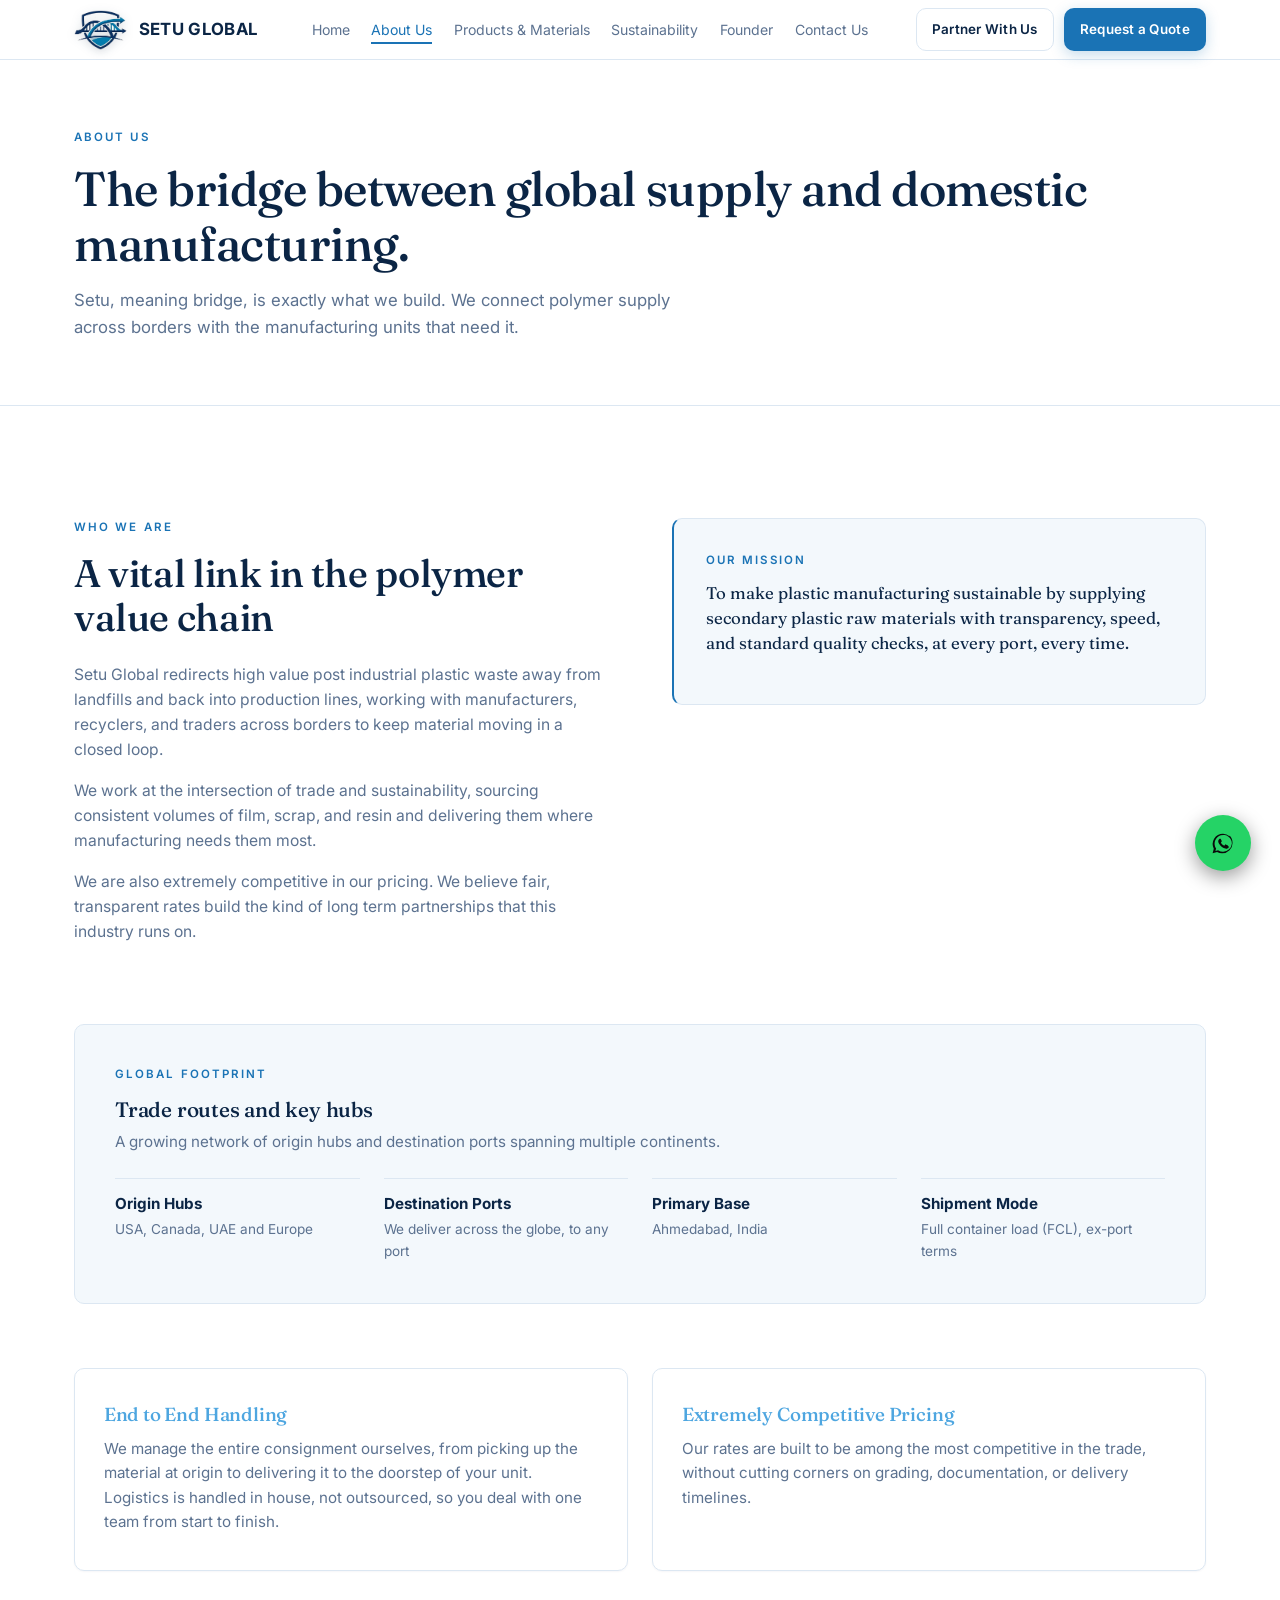
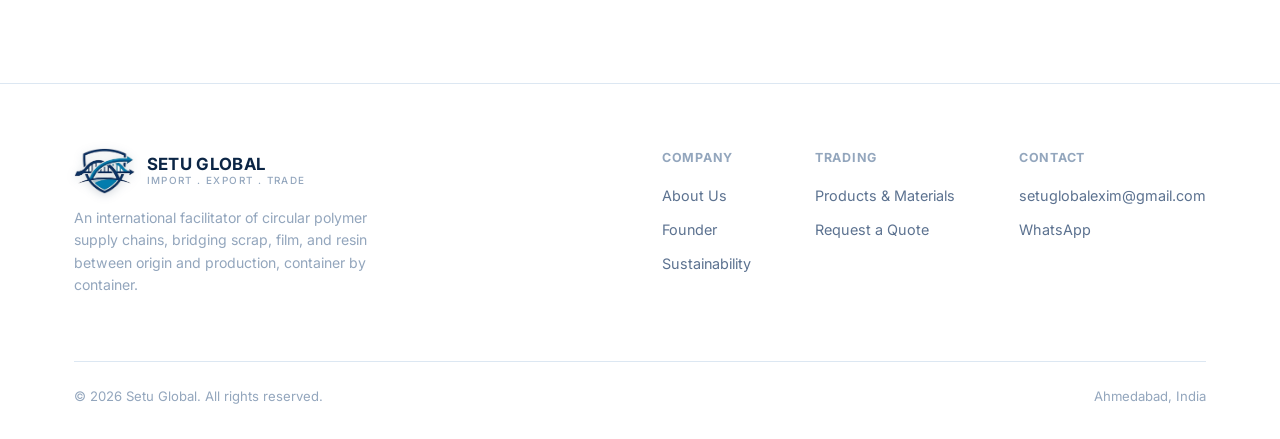
<file: about.html>
<!DOCTYPE html>
<html lang="en">
<head>
<meta charset="UTF-8">
<meta name="viewport" content="width=device-width, initial-scale=1.0">
<title>About Us | Setu Global</title>
<meta name="description" content="Setu Global bridges the gap between global polymer supply and domestic manufacturing, with transparent, end to end trade and logistics.">
<link rel="preconnect" href="https://fonts.googleapis.com">
<link href="https://fonts.googleapis.com/css2?family=Fraunces:wght@400;500;600&family=Inter:wght@400;500;600;700&display=swap" rel="stylesheet">
<link rel="stylesheet" href="style.css?v=4">
</head>
<body>

<header>
  <nav class="nav">
    <a href="index.html" class="logo"><img src="images/logo-mark.png" alt="Setu Global" class="logo-mark"><span class="logo-text-block"><span class="logo-name">SETU GLOBAL</span></span></a>
    <ul class="nav-links">
      <li><a href="index.html">Home</a></li>
      <li><a href="about.html" class="active">About Us</a></li>
      <li><a href="products.html">Products &amp; Materials</a></li>
      <li><a href="sustainability.html">Sustainability</a></li>
      <li><a href="founder.html">Founder</a></li>
      <li><a href="contact.html">Contact Us</a></li>
    </ul>
    <div class="nav-cta">
      <a href="contact.html" class="btn btn-ghost">Partner With Us</a>
      <a href="contact.html" class="btn btn-primary">Request a Quote</a>
    </div>
    <button class="nav-toggle" id="navToggle" aria-label="Menu">
      <span></span><span></span><span></span>
    </button>
  </nav>
  <div class="mobile-menu" id="mobileMenu">
    <a href="index.html">Home</a>
    <a href="about.html">About Us</a>
    <a href="products.html">Products &amp; Materials</a>
    <a href="sustainability.html">Sustainability</a>
    <a href="founder.html">Founder</a>
    <a href="contact.html">Contact Us</a>
    <a href="contact.html" class="btn btn-primary">Request a Quote</a>
  </div>
</header>

<main>

  <section class="page-hero">
    <div class="container">
      <span class="eyebrow">About Us</span>
      <h1>The bridge between global supply and domestic manufacturing.</h1>
      <p>Setu, meaning bridge, is exactly what we build. We connect polymer supply across borders with the manufacturing units that need it.</p>
    </div>
  </section>

  <section>
    <div class="container">
      <div class="about-grid">
        <div>
          <span class="eyebrow">Who We Are</span>
          <h2>A vital link in the polymer value chain</h2>
          <p>Setu Global redirects high value post industrial plastic waste away from landfills and back into production lines, working with manufacturers, recyclers, and traders across borders to keep material moving in a closed loop.</p>
          <p>We work at the intersection of trade and sustainability, sourcing consistent volumes of film, scrap, and resin and delivering them where manufacturing needs them most.</p>
          <p>We are also extremely competitive in our pricing. We believe fair, transparent rates build the kind of long term partnerships that this industry runs on.</p>
        </div>
        <div class="mission-box">
          <span class="eyebrow">Our Mission</span>
          <p>To make plastic manufacturing sustainable by supplying secondary plastic raw materials with transparency, speed, and standard quality checks, at every port, every time.</p>
        </div>
      </div>

      <div class="route-map">
        <span class="eyebrow">Global Footprint</span>
        <h3 style="font-size:1.3rem; margin-bottom:0.5rem;">Trade routes and key hubs</h3>
        <p style="color:var(--text-dim); font-size:0.95rem;">A growing network of origin hubs and destination ports spanning multiple continents.</p>
        <ul class="route-list">
          <li><b>Origin Hubs</b>USA, Canada, UAE and Europe</li>
          <li><b>Destination Ports</b>We deliver across the globe, to any port</li>
          <li><b>Primary Base</b>Ahmedabad, India</li>
          <li><b>Shipment Mode</b>Full container load (FCL), ex-port terms</li>
        </ul>
      </div>

      <div class="callout-strip">
        <div class="card">
          <h3>End to End Handling</h3>
          <p>We manage the entire consignment ourselves, from picking up the material at origin to delivering it to the doorstep of your unit. Logistics is handled in house, not outsourced, so you deal with one team from start to finish.</p>
        </div>
        <div class="card">
          <h3>Extremely Competitive Pricing</h3>
          <p>Our rates are built to be among the most competitive in the trade, without cutting corners on grading, documentation, or delivery timelines.</p>
        </div>
      </div>
    </div>
  </section>

</main>

<footer>
  <div class="container">
    <div class="footer-top">
      <div class="footer-brand">
        <a href="index.html" class="logo"><img src="images/logo-mark.png" alt="Setu Global" class="logo-mark" style="height:46px;"><span class="logo-text-block"><span class="logo-name">SETU GLOBAL</span><span class="logo-tag">Import . Export . Trade</span></span></a>
        <p>An international facilitator of circular polymer supply chains, bridging scrap, film, and resin between origin and production, container by container.</p>
      </div>
      <div class="footer-cols">
        <div class="footer-col">
          <h5>Company</h5>
          <a href="about.html">About Us</a>
          <a href="founder.html">Founder</a>
          <a href="sustainability.html">Sustainability</a>
        </div>
        <div class="footer-col">
          <h5>Trading</h5>
          <a href="products.html">Products &amp; Materials</a>
          <a href="contact.html">Request a Quote</a>
        </div>
        <div class="footer-col">
          <h5>Contact</h5>
          <a href="mailto:setuglobalexim@gmail.com">setuglobalexim@gmail.com</a>
          <a href="https://wa.me/917990073517">WhatsApp</a>
        </div>
      </div>
    </div>
    <div class="footer-bottom">
      <span>© 2026 Setu Global. All rights reserved.</span>
      <span>Ahmedabad, India</span>
    </div>
  </div>
</footer>

<a href="https://wa.me/917990073517" class="wa-float" target="_blank" rel="noopener" aria-label="Chat on WhatsApp">
  <svg width="28" height="28" viewBox="0 0 24 24" fill="#0a0a0a"><path d="M17.6 6.3A8.9 8.9 0 0 0 12 4a8.9 8.9 0 0 0-7.9 13l-1 3.7 3.8-1a8.9 8.9 0 0 0 4.3 1.1h.1a8.9 8.9 0 0 0 8.9-8.9c0-2.4-.9-4.6-2.6-6.3zM12 19.4h-.1a7.4 7.4 0 0 1-3.8-1l-.3-.1-2.3.6.6-2.2-.2-.3a7.4 7.4 0 1 1 13.7-3.9 7.4 7.4 0 0 1-7.4 6.9zm4-5.5c-.2-.1-1.3-.6-1.5-.7-.2-.1-.3-.1-.5.1-.1.2-.5.7-.6.8-.1.1-.2.2-.4.1-.2-.1-.8-.3-1.6-1-.6-.5-1-1.2-1.1-1.4-.1-.2 0-.3.1-.4l.3-.4.2-.3c.1-.1 0-.2 0-.3 0-.1-.5-1.2-.7-1.6-.2-.4-.4-.4-.5-.4h-.4c-.2 0-.4.1-.6.3-.2.2-.8.8-.8 1.9 0 1.1.8 2.2.9 2.3.1.2 1.6 2.4 3.8 3.4.5.2 1 .4 1.3.5.5.2 1 .1 1.4.1.4-.1 1.3-.5 1.5-1 .2-.5.2-.9.1-1l-.4-.1z"/></svg>
</a>

<script src="main.js?v=4"></script>
</body>
</html>
</file>
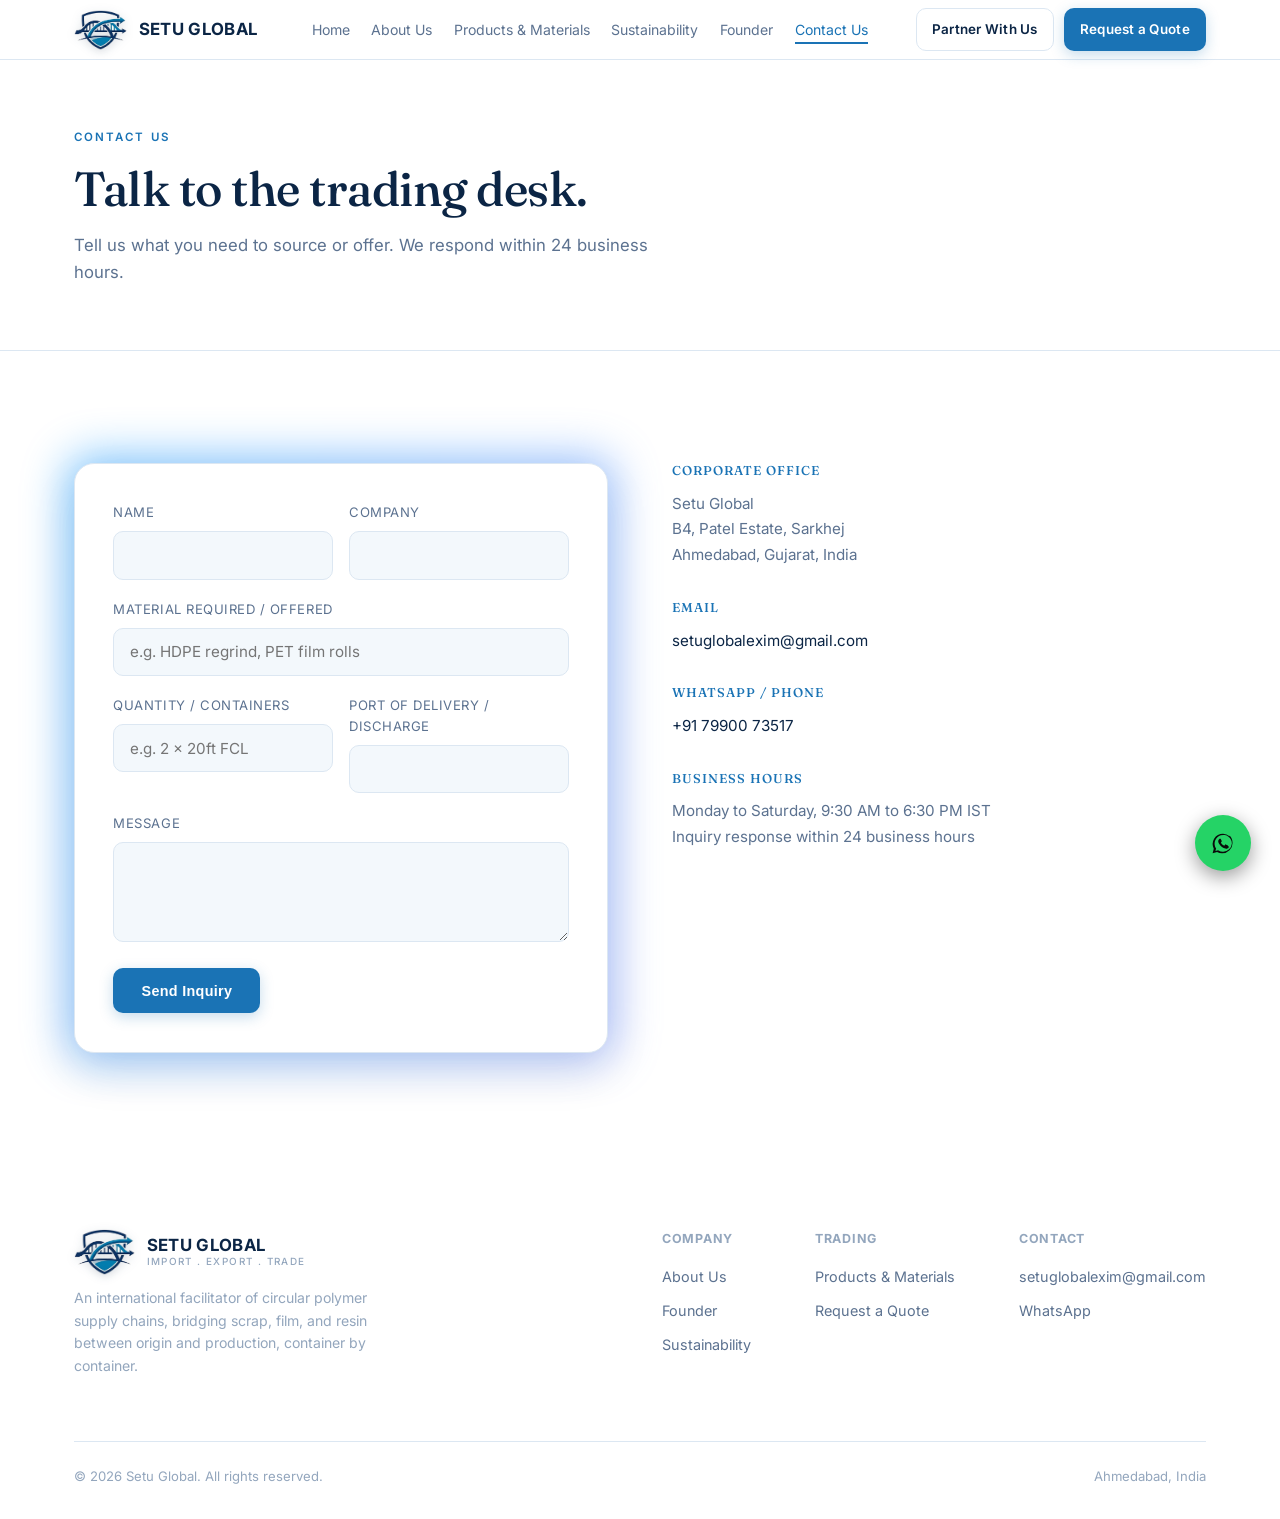
<file: contact.html>
<!DOCTYPE html>
<html lang="en">
<head>
<meta charset="UTF-8">
<meta name="viewport" content="width=device-width, initial-scale=1.0">
<title>Contact Us | Setu Global</title>
<meta name="description" content="Reach the Setu Global trading desk. We respond to every inquiry within 24 business hours.">
<link rel="preconnect" href="https://fonts.googleapis.com">
<link href="https://fonts.googleapis.com/css2?family=Fraunces:wght@400;500;600&family=Inter:wght@400;500;600;700&display=swap" rel="stylesheet">
<link rel="stylesheet" href="style.css?v=4">
</head>
<body>

<header>
  <nav class="nav">
    <a href="index.html" class="logo"><img src="images/logo-mark.png" alt="Setu Global" class="logo-mark"><span class="logo-text-block"><span class="logo-name">SETU GLOBAL</span></span></a>
    <ul class="nav-links">
      <li><a href="index.html">Home</a></li>
      <li><a href="about.html">About Us</a></li>
      <li><a href="products.html">Products &amp; Materials</a></li>
      <li><a href="sustainability.html">Sustainability</a></li>
      <li><a href="founder.html">Founder</a></li>
      <li><a href="contact.html" class="active">Contact Us</a></li>
    </ul>
    <div class="nav-cta">
      <a href="contact.html" class="btn btn-ghost">Partner With Us</a>
      <a href="contact.html" class="btn btn-primary">Request a Quote</a>
    </div>
    <button class="nav-toggle" id="navToggle" aria-label="Menu">
      <span></span><span></span><span></span>
    </button>
  </nav>
  <div class="mobile-menu" id="mobileMenu">
    <a href="index.html">Home</a>
    <a href="about.html">About Us</a>
    <a href="products.html">Products &amp; Materials</a>
    <a href="sustainability.html">Sustainability</a>
    <a href="founder.html">Founder</a>
    <a href="contact.html">Contact Us</a>
    <a href="contact.html" class="btn btn-primary">Request a Quote</a>
  </div>
</header>

<main>

  <section class="page-hero">
    <div class="container">
      <span class="eyebrow">Contact Us</span>
      <h1>Talk to the trading desk.</h1>
      <p>Tell us what you need to source or offer. We respond within 24 business hours.</p>
    </div>
  </section>

  <section style="border-bottom: none;">
    <div class="container">
      <div class="contact-wrap">
        <div class="glow-wrap">
          <form id="contactForm" class="glow-card">
            <div class="form-row">
              <div class="form-group">
                <label for="name">Name</label>
                <input type="text" id="name" required>
              </div>
              <div class="form-group">
                <label for="company">Company</label>
                <input type="text" id="company" required>
              </div>
            </div>
            <div class="form-group">
              <label for="material">Material Required / Offered</label>
              <input type="text" id="material" placeholder="e.g. HDPE regrind, PET film rolls">
            </div>
            <div class="form-row">
              <div class="form-group">
                <label for="quantity">Quantity / Containers</label>
                <input type="text" id="quantity" placeholder="e.g. 2 x 20ft FCL">
              </div>
              <div class="form-group">
                <label for="port">Port of Delivery / Discharge</label>
                <input type="text" id="port">
              </div>
            </div>
            <div class="form-group">
              <label for="message">Message</label>
              <textarea id="message"></textarea>
            </div>
            <button type="submit" class="btn btn-primary">Send Inquiry</button>
            <div class="form-success" id="formSuccess">Thank you, your inquiry has been received. Our trading desk will respond within 24 business hours.</div>
          </form>
        </div>

        <div>
          <div class="contact-info-block">
            <h4>Corporate Office</h4>
            <p>Setu Global<br>B4, Patel Estate, Sarkhej<br>Ahmedabad, Gujarat, India</p>
          </div>
          <div class="contact-info-block">
            <h4>Email</h4>
            <p><a href="mailto:setuglobalexim@gmail.com">setuglobalexim@gmail.com</a></p>
          </div>
          <div class="contact-info-block">
            <h4>WhatsApp / Phone</h4>
            <p><a href="https://wa.me/917990073517">+91 79900 73517</a></p>
          </div>
          <div class="contact-info-block">
            <h4>Business Hours</h4>
            <p>Monday to Saturday, 9:30 AM to 6:30 PM IST<br>Inquiry response within 24 business hours</p>
          </div>
        </div>
      </div>
    </div>
  </section>

</main>

<footer>
  <div class="container">
    <div class="footer-top">
      <div class="footer-brand">
        <a href="index.html" class="logo"><img src="images/logo-mark.png" alt="Setu Global" class="logo-mark" style="height:46px;"><span class="logo-text-block"><span class="logo-name">SETU GLOBAL</span><span class="logo-tag">Import . Export . Trade</span></span></a>
        <p>An international facilitator of circular polymer supply chains, bridging scrap, film, and resin between origin and production, container by container.</p>
      </div>
      <div class="footer-cols">
        <div class="footer-col">
          <h5>Company</h5>
          <a href="about.html">About Us</a>
          <a href="founder.html">Founder</a>
          <a href="sustainability.html">Sustainability</a>
        </div>
        <div class="footer-col">
          <h5>Trading</h5>
          <a href="products.html">Products &amp; Materials</a>
          <a href="contact.html">Request a Quote</a>
        </div>
        <div class="footer-col">
          <h5>Contact</h5>
          <a href="mailto:setuglobalexim@gmail.com">setuglobalexim@gmail.com</a>
          <a href="https://wa.me/917990073517">WhatsApp</a>
        </div>
      </div>
    </div>
    <div class="footer-bottom">
      <span>© 2026 Setu Global. All rights reserved.</span>
      <span>Ahmedabad, India</span>
    </div>
  </div>
</footer>

<a href="https://wa.me/917990073517" class="wa-float" target="_blank" rel="noopener" aria-label="Chat on WhatsApp">
  <svg width="28" height="28" viewBox="0 0 24 24" fill="#0a0a0a"><path d="M17.6 6.3A8.9 8.9 0 0 0 12 4a8.9 8.9 0 0 0-7.9 13l-1 3.7 3.8-1a8.9 8.9 0 0 0 4.3 1.1h.1a8.9 8.9 0 0 0 8.9-8.9c0-2.4-.9-4.6-2.6-6.3zM12 19.4h-.1a7.4 7.4 0 0 1-3.8-1l-.3-.1-2.3.6.6-2.2-.2-.3a7.4 7.4 0 1 1 13.7-3.9 7.4 7.4 0 0 1-7.4 6.9zm4-5.5c-.2-.1-1.3-.6-1.5-.7-.2-.1-.3-.1-.5.1-.1.2-.5.7-.6.8-.1.1-.2.2-.4.1-.2-.1-.8-.3-1.6-1-.6-.5-1-1.2-1.1-1.4-.1-.2 0-.3.1-.4l.3-.4.2-.3c.1-.1 0-.2 0-.3 0-.1-.5-1.2-.7-1.6-.2-.4-.4-.4-.5-.4h-.4c-.2 0-.4.1-.6.3-.2.2-.8.8-.8 1.9 0 1.1.8 2.2.9 2.3.1.2 1.6 2.4 3.8 3.4.5.2 1 .4 1.3.5.5.2 1 .1 1.4.1.4-.1 1.3-.5 1.5-1 .2-.5.2-.9.1-1l-.4-.1z"/></svg>
</a>

<script src="main.js?v=4"></script>
</body>
</html>
</file>
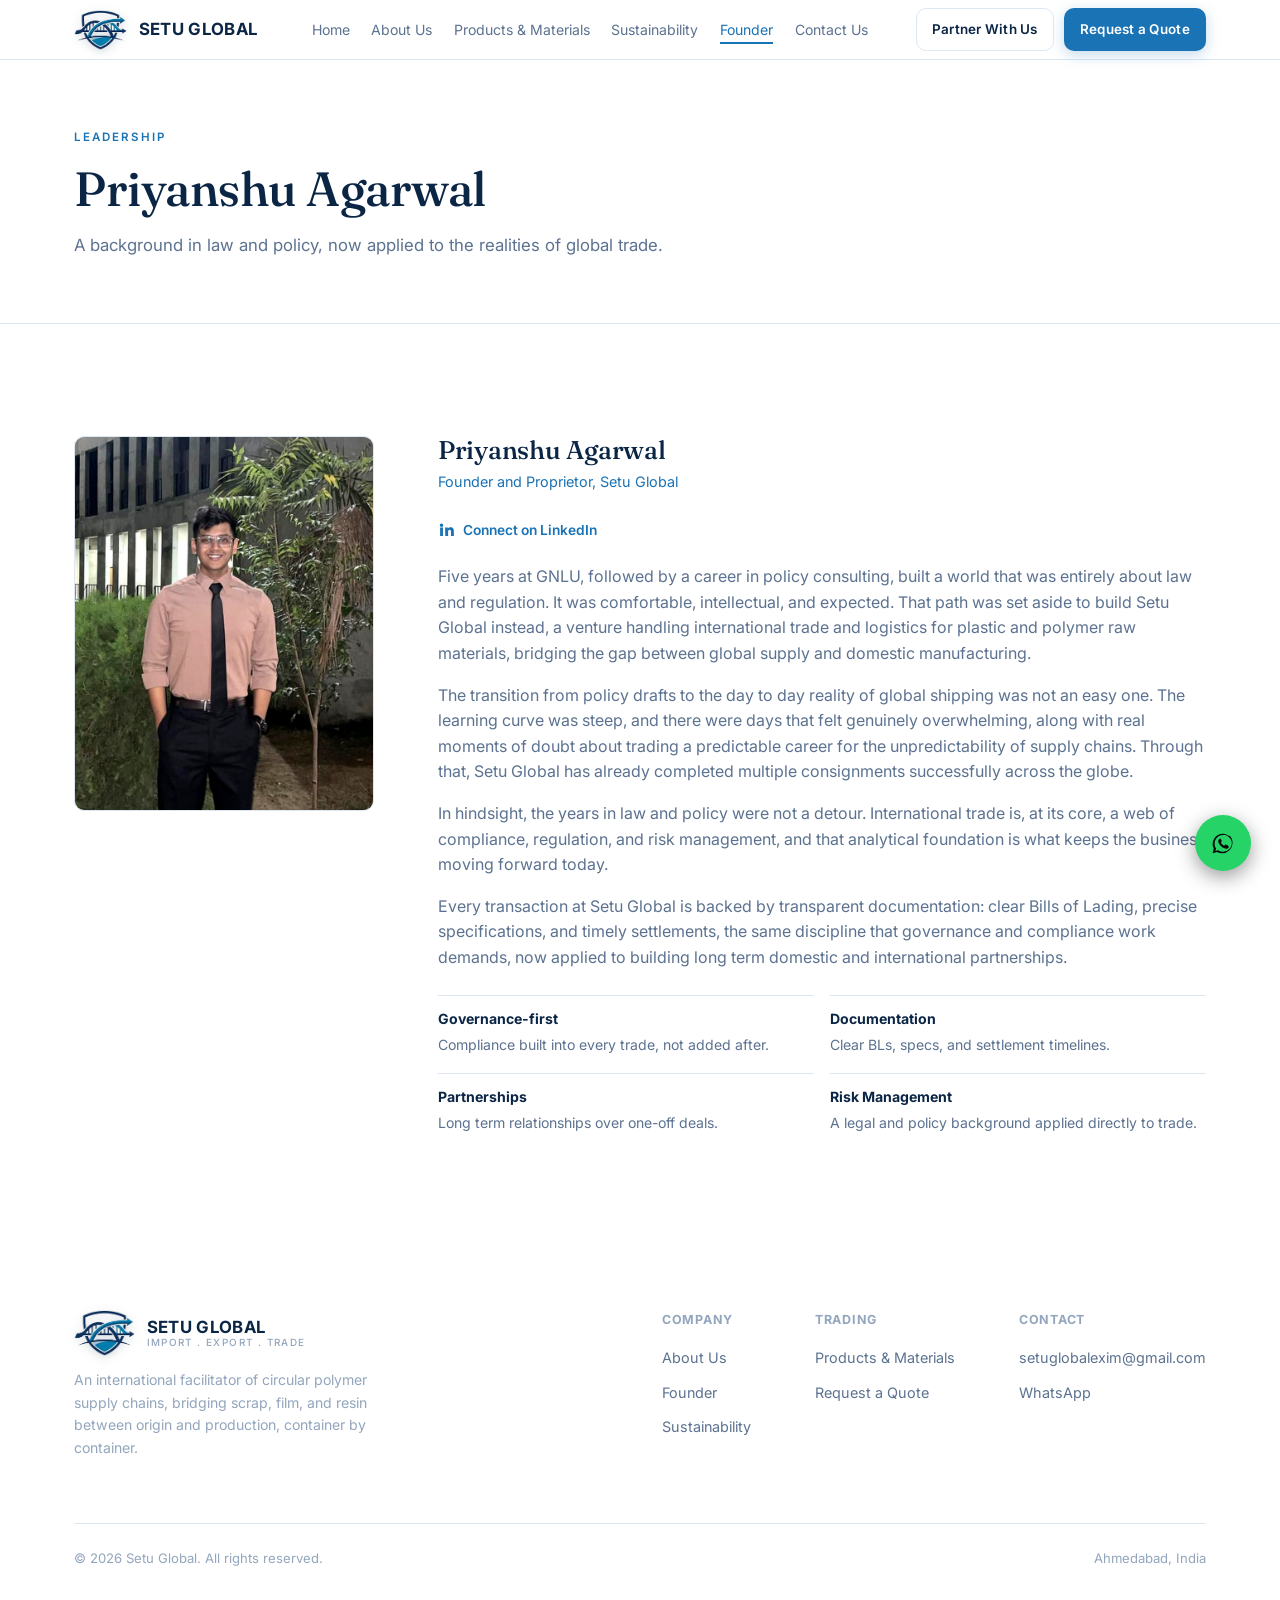
<file: founder.html>
<!DOCTYPE html>
<html lang="en">
<head>
<meta charset="UTF-8">
<meta name="viewport" content="width=device-width, initial-scale=1.0">
<title>Priyanshu Agarwal, Founder | Setu Global</title>
<meta name="description" content="The story behind Setu Global, built on a foundation of law, policy, and compliance, now applied to international polymer trade and logistics.">
<link rel="preconnect" href="https://fonts.googleapis.com">
<link href="https://fonts.googleapis.com/css2?family=Fraunces:wght@400;500;600&family=Inter:wght@400;500;600;700&display=swap" rel="stylesheet">
<link rel="stylesheet" href="style.css?v=4">
</head>
<body>

<header>
  <nav class="nav">
    <a href="index.html" class="logo"><img src="images/logo-mark.png" alt="Setu Global" class="logo-mark"><span class="logo-text-block"><span class="logo-name">SETU GLOBAL</span></span></a>
    <ul class="nav-links">
      <li><a href="index.html">Home</a></li>
      <li><a href="about.html">About Us</a></li>
      <li><a href="products.html">Products &amp; Materials</a></li>
      <li><a href="sustainability.html">Sustainability</a></li>
      <li><a href="founder.html" class="active">Founder</a></li>
      <li><a href="contact.html">Contact Us</a></li>
    </ul>
    <div class="nav-cta">
      <a href="contact.html" class="btn btn-ghost">Partner With Us</a>
      <a href="contact.html" class="btn btn-primary">Request a Quote</a>
    </div>
    <button class="nav-toggle" id="navToggle" aria-label="Menu">
      <span></span><span></span><span></span>
    </button>
  </nav>
  <div class="mobile-menu" id="mobileMenu">
    <a href="index.html">Home</a>
    <a href="about.html">About Us</a>
    <a href="products.html">Products &amp; Materials</a>
    <a href="sustainability.html">Sustainability</a>
    <a href="founder.html">Founder</a>
    <a href="contact.html">Contact Us</a>
    <a href="contact.html" class="btn btn-primary">Request a Quote</a>
  </div>
</header>

<main>

  <section class="page-hero">
    <div class="container">
      <span class="eyebrow">Leadership</span>
      <h1>Priyanshu Agarwal</h1>
      <p>A background in law and policy, now applied to the realities of global trade.</p>
    </div>
  </section>

  <section style="border-bottom: none;">
    <div class="container">
      <div class="founder-wrap">
        <div class="founder-photo"><img src="images/founder.jpg" alt="Founder, Setu Global"></div>
        <div>
          <h3>Priyanshu Agarwal</h3>
          <span class="role">Founder and Proprietor, Setu Global</span>
          <a class="founder-link" href="https://www.linkedin.com/in/priyanshu-agarwal-88599721b" target="_blank" rel="noopener">
            <svg viewBox="0 0 24 24" aria-hidden="true"><path d="M4.98 3.5a2.5 2.5 0 1 1 0 5 2.5 2.5 0 0 1 0-5zM3 9h4v12H3zM10 9h3.8v1.7h.05c.53-.95 1.83-1.95 3.76-1.95 4.02 0 4.76 2.5 4.76 5.76V21h-4v-5.6c0-1.34-.03-3.07-1.9-3.07-1.9 0-2.19 1.46-2.19 2.97V21h-4z"/></svg>
            Connect on LinkedIn
          </a>
          <p>Five years at GNLU, followed by a career in policy consulting, built a world that was entirely about law and regulation. It was comfortable, intellectual, and expected. That path was set aside to build Setu Global instead, a venture handling international trade and logistics for plastic and polymer raw materials, bridging the gap between global supply and domestic manufacturing.</p>
          <p>The transition from policy drafts to the day to day reality of global shipping was not an easy one. The learning curve was steep, and there were days that felt genuinely overwhelming, along with real moments of doubt about trading a predictable career for the unpredictability of supply chains. Through that, Setu Global has already completed multiple consignments successfully across the globe.</p>
          <p>In hindsight, the years in law and policy were not a detour. International trade is, at its core, a web of compliance, regulation, and risk management, and that analytical foundation is what keeps the business moving forward today.</p>
          <p>Every transaction at Setu Global is backed by transparent documentation: clear Bills of Lading, precise specifications, and timely settlements, the same discipline that governance and compliance work demands, now applied to building long term domestic and international partnerships.</p>
          <div class="founder-points">
            <div><b>Governance-first</b>Compliance built into every trade, not added after.</div>
            <div><b>Documentation</b>Clear BLs, specs, and settlement timelines.</div>
            <div><b>Partnerships</b>Long term relationships over one-off deals.</div>
            <div><b>Risk Management</b>A legal and policy background applied directly to trade.</div>
          </div>
        </div>
      </div>
    </div>
  </section>

</main>

<footer>
  <div class="container">
    <div class="footer-top">
      <div class="footer-brand">
        <a href="index.html" class="logo"><img src="images/logo-mark.png" alt="Setu Global" class="logo-mark" style="height:46px;"><span class="logo-text-block"><span class="logo-name">SETU GLOBAL</span><span class="logo-tag">Import . Export . Trade</span></span></a>
        <p>An international facilitator of circular polymer supply chains, bridging scrap, film, and resin between origin and production, container by container.</p>
      </div>
      <div class="footer-cols">
        <div class="footer-col">
          <h5>Company</h5>
          <a href="about.html">About Us</a>
          <a href="founder.html">Founder</a>
          <a href="sustainability.html">Sustainability</a>
        </div>
        <div class="footer-col">
          <h5>Trading</h5>
          <a href="products.html">Products &amp; Materials</a>
          <a href="contact.html">Request a Quote</a>
        </div>
        <div class="footer-col">
          <h5>Contact</h5>
          <a href="mailto:setuglobalexim@gmail.com">setuglobalexim@gmail.com</a>
          <a href="https://wa.me/917990073517">WhatsApp</a>
        </div>
      </div>
    </div>
    <div class="footer-bottom">
      <span>© 2026 Setu Global. All rights reserved.</span>
      <span>Ahmedabad, India</span>
    </div>
  </div>
</footer>

<a href="https://wa.me/917990073517" class="wa-float" target="_blank" rel="noopener" aria-label="Chat on WhatsApp">
  <svg width="28" height="28" viewBox="0 0 24 24" fill="#0a0a0a"><path d="M17.6 6.3A8.9 8.9 0 0 0 12 4a8.9 8.9 0 0 0-7.9 13l-1 3.7 3.8-1a8.9 8.9 0 0 0 4.3 1.1h.1a8.9 8.9 0 0 0 8.9-8.9c0-2.4-.9-4.6-2.6-6.3zM12 19.4h-.1a7.4 7.4 0 0 1-3.8-1l-.3-.1-2.3.6.6-2.2-.2-.3a7.4 7.4 0 1 1 13.7-3.9 7.4 7.4 0 0 1-7.4 6.9zm4-5.5c-.2-.1-1.3-.6-1.5-.7-.2-.1-.3-.1-.5.1-.1.2-.5.7-.6.8-.1.1-.2.2-.4.1-.2-.1-.8-.3-1.6-1-.6-.5-1-1.2-1.1-1.4-.1-.2 0-.3.1-.4l.3-.4.2-.3c.1-.1 0-.2 0-.3 0-.1-.5-1.2-.7-1.6-.2-.4-.4-.4-.5-.4h-.4c-.2 0-.4.1-.6.3-.2.2-.8.8-.8 1.9 0 1.1.8 2.2.9 2.3.1.2 1.6 2.4 3.8 3.4.5.2 1 .4 1.3.5.5.2 1 .1 1.4.1.4-.1 1.3-.5 1.5-1 .2-.5.2-.9.1-1l-.4-.1z"/></svg>
</a>

<script src="main.js?v=4"></script>
</body>
</html>
</file>
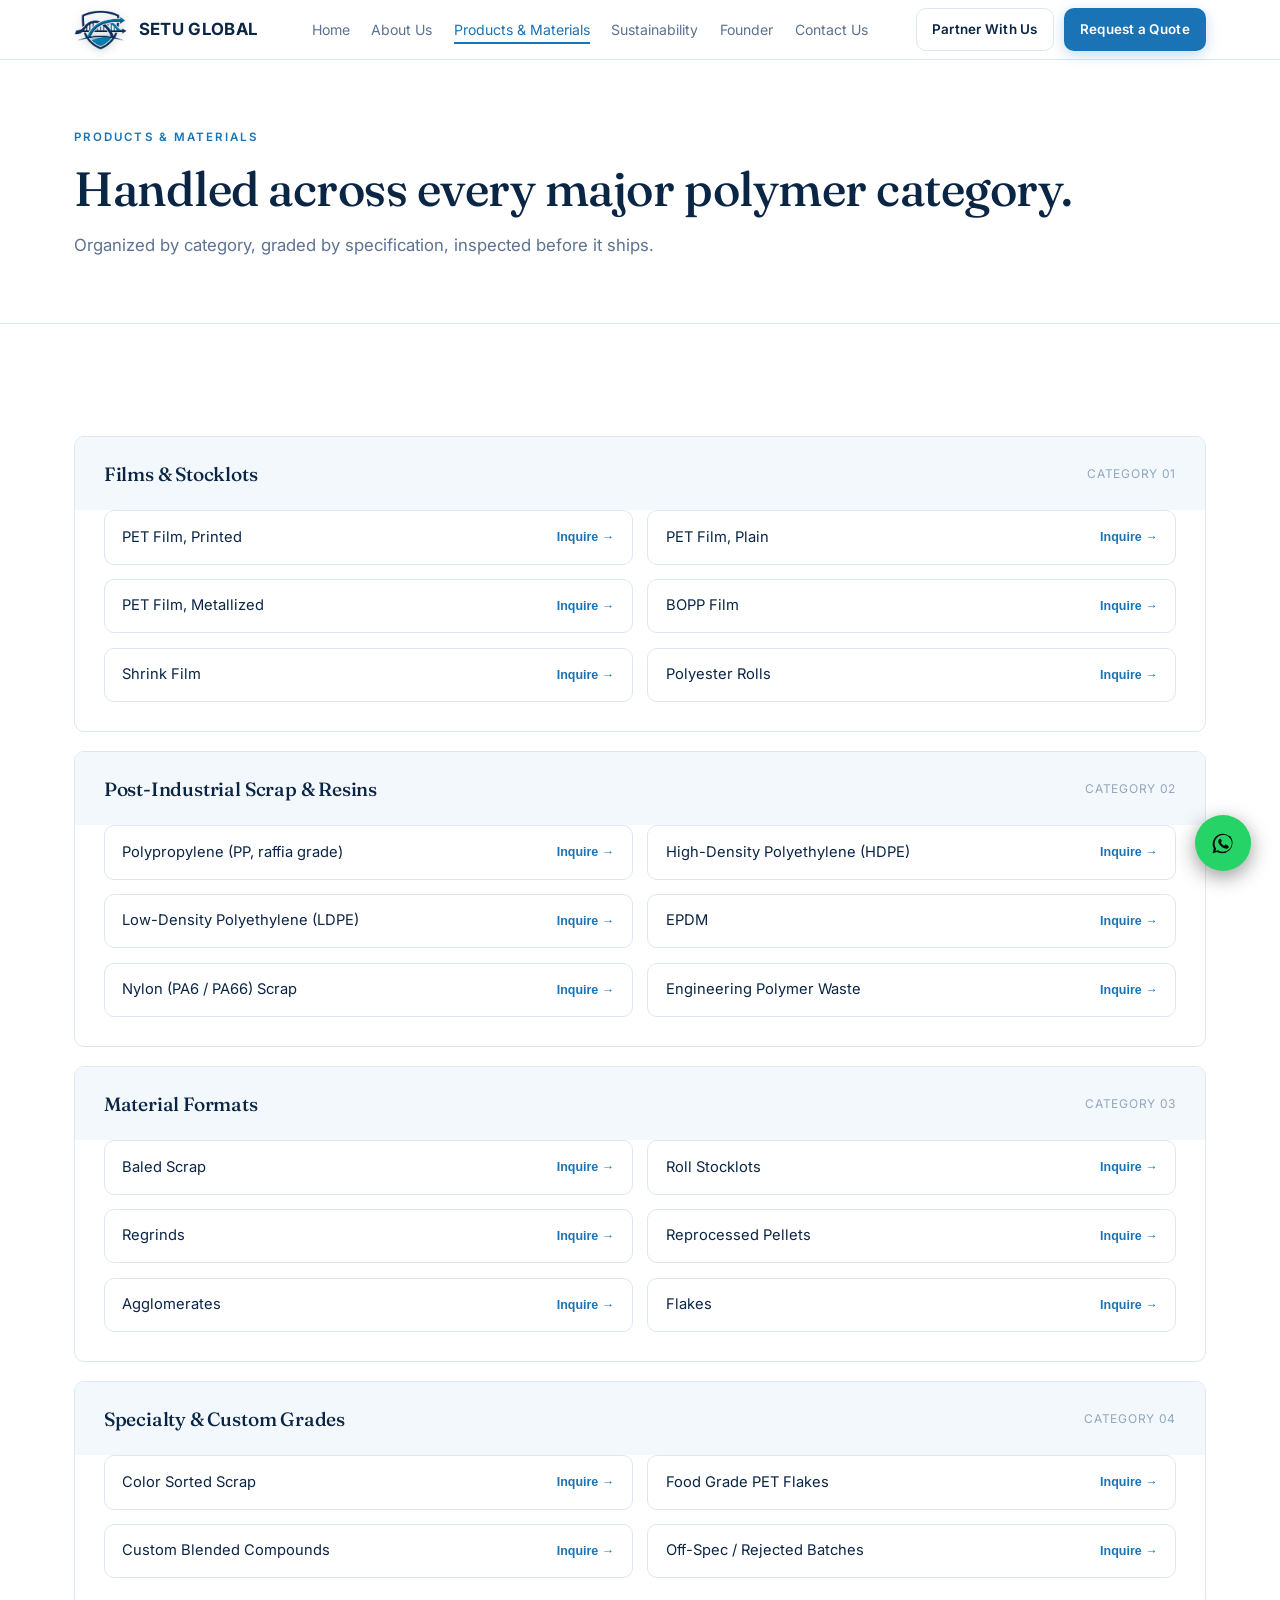
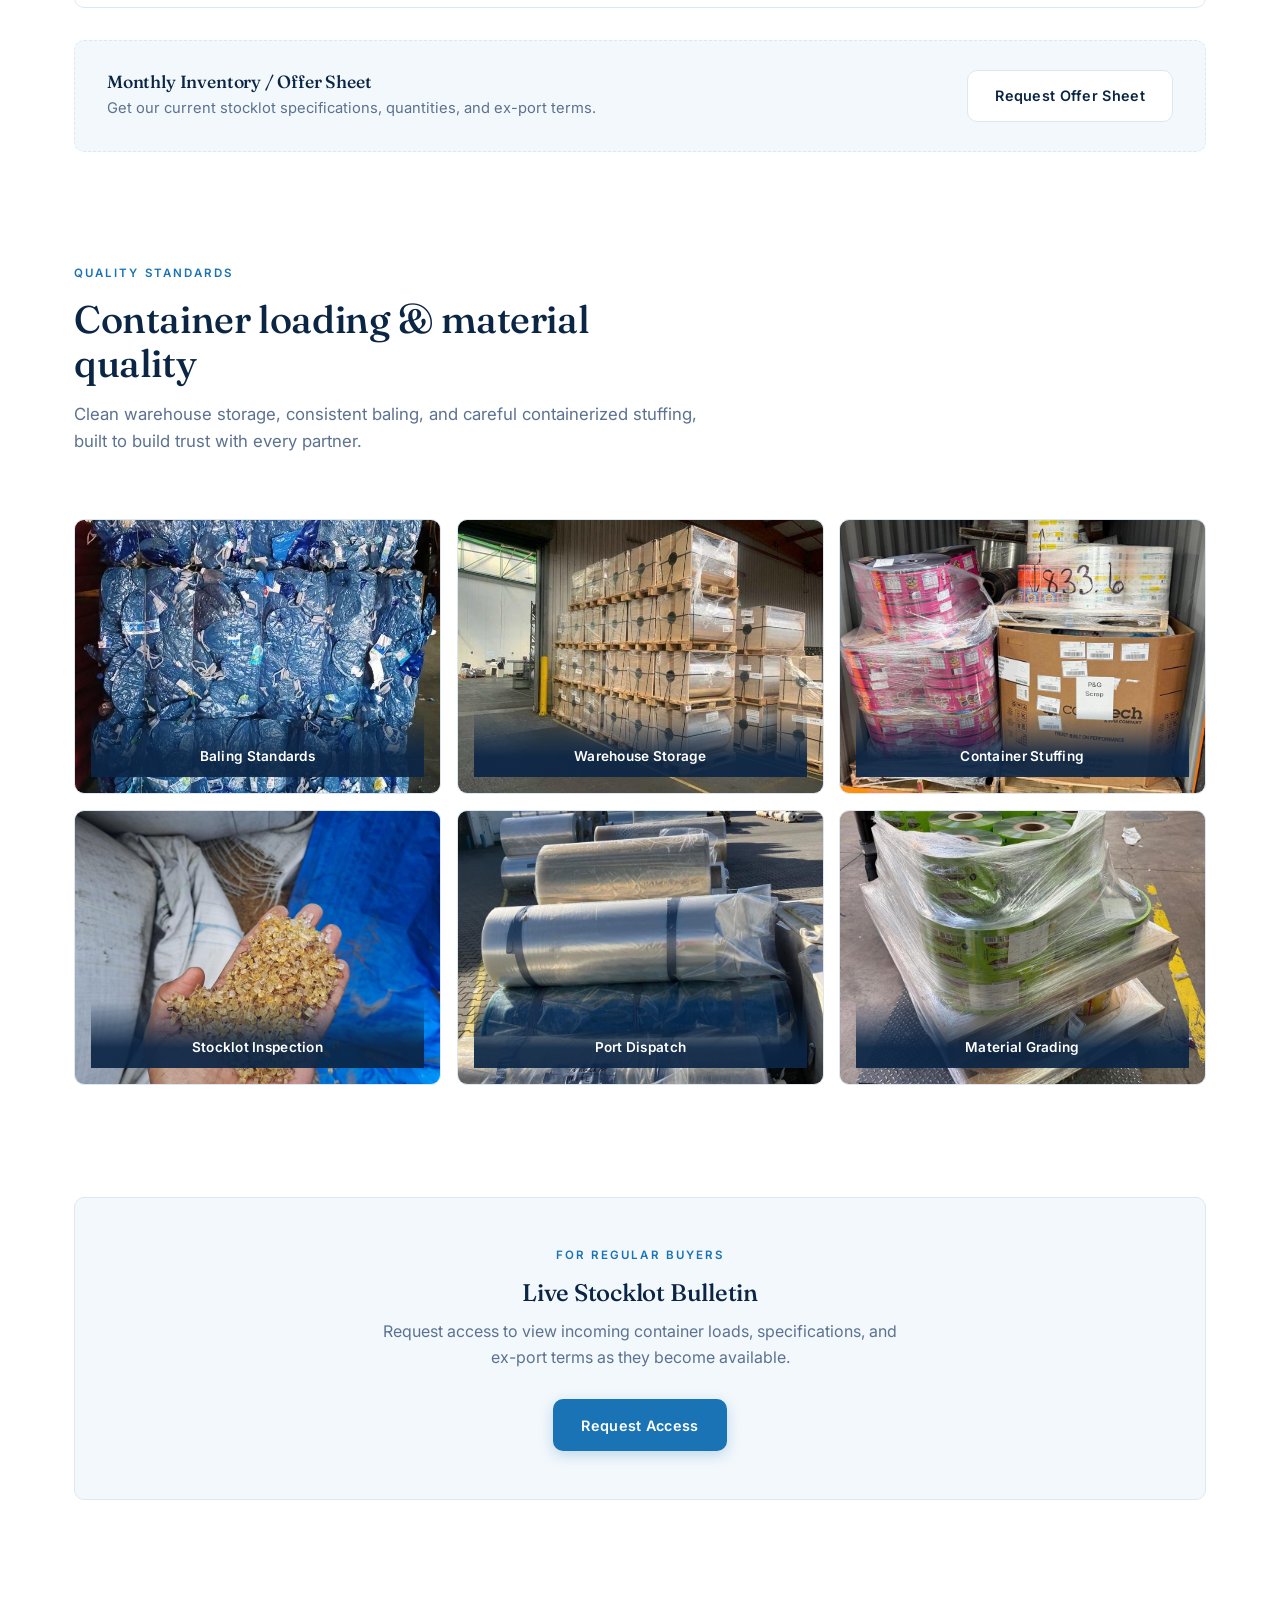
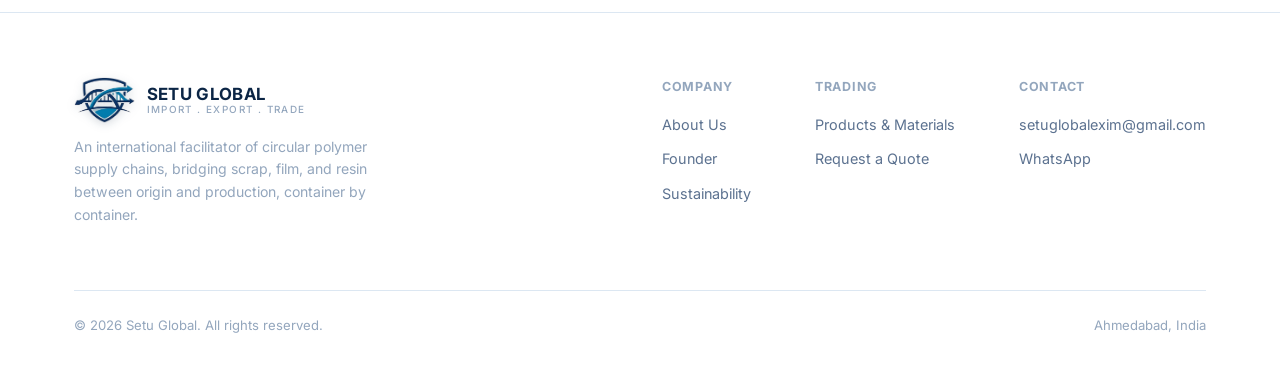
<file: products.html>
<!DOCTYPE html>
<html lang="en">
<head>
<meta charset="UTF-8">
<meta name="viewport" content="width=device-width, initial-scale=1.0">
<title>Products &amp; Materials | Setu Global</title>
<meta name="description" content="Films, stocklots, post industrial scrap, resins, and reprocessed pellets traded by Setu Global, graded and inspected before every shipment.">
<link rel="preconnect" href="https://fonts.googleapis.com">
<link href="https://fonts.googleapis.com/css2?family=Fraunces:wght@400;500;600&family=Inter:wght@400;500;600;700&display=swap" rel="stylesheet">
<link rel="stylesheet" href="style.css?v=4">
</head>
<body>

<header>
  <nav class="nav">
    <a href="index.html" class="logo"><img src="images/logo-mark.png" alt="Setu Global" class="logo-mark"><span class="logo-text-block"><span class="logo-name">SETU GLOBAL</span></span></a>
    <ul class="nav-links">
      <li><a href="index.html">Home</a></li>
      <li><a href="about.html">About Us</a></li>
      <li><a href="products.html" class="active">Products &amp; Materials</a></li>
      <li><a href="sustainability.html">Sustainability</a></li>
      <li><a href="founder.html">Founder</a></li>
      <li><a href="contact.html">Contact Us</a></li>
    </ul>
    <div class="nav-cta">
      <a href="contact.html" class="btn btn-ghost">Partner With Us</a>
      <a href="contact.html" class="btn btn-primary">Request a Quote</a>
    </div>
    <button class="nav-toggle" id="navToggle" aria-label="Menu">
      <span></span><span></span><span></span>
    </button>
  </nav>
  <div class="mobile-menu" id="mobileMenu">
    <a href="index.html">Home</a>
    <a href="about.html">About Us</a>
    <a href="products.html">Products &amp; Materials</a>
    <a href="sustainability.html">Sustainability</a>
    <a href="founder.html">Founder</a>
    <a href="contact.html">Contact Us</a>
    <a href="contact.html" class="btn btn-primary">Request a Quote</a>
  </div>
</header>

<main>

  <section class="page-hero">
    <div class="container">
      <span class="eyebrow">Products &amp; Materials</span>
      <h1>Handled across every major polymer category.</h1>
      <p>Organized by category, graded by specification, inspected before it ships.</p>
    </div>
  </section>

  <section>
    <div class="container">

      <div class="product-cat">
        <div class="product-cat-head">
          <h3>Films &amp; Stocklots</h3>
          <span class="tag">Category 01</span>
        </div>
        <div class="product-items">
          <div class="product-item">PET Film, Printed <button onclick="openModal('PET Film, Printed')">Inquire →</button></div>
          <div class="product-item">PET Film, Plain <button onclick="openModal('PET Film, Plain')">Inquire →</button></div>
          <div class="product-item">PET Film, Metallized <button onclick="openModal('PET Film, Metallized')">Inquire →</button></div>
          <div class="product-item">BOPP Film <button onclick="openModal('BOPP Film')">Inquire →</button></div>
          <div class="product-item">Shrink Film <button onclick="openModal('Shrink Film')">Inquire →</button></div>
          <div class="product-item">Polyester Rolls <button onclick="openModal('Polyester Rolls')">Inquire →</button></div>
        </div>
      </div>

      <div class="product-cat">
        <div class="product-cat-head">
          <h3>Post-Industrial Scrap &amp; Resins</h3>
          <span class="tag">Category 02</span>
        </div>
        <div class="product-items">
          <div class="product-item">Polypropylene (PP, raffia grade) <button onclick="openModal('Polypropylene (PP, raffia grade)')">Inquire →</button></div>
          <div class="product-item">High-Density Polyethylene (HDPE) <button onclick="openModal('HDPE')">Inquire →</button></div>
          <div class="product-item">Low-Density Polyethylene (LDPE) <button onclick="openModal('LDPE')">Inquire →</button></div>
          <div class="product-item">EPDM <button onclick="openModal('EPDM')">Inquire →</button></div>
          <div class="product-item">Nylon (PA6 / PA66) Scrap <button onclick="openModal('Nylon Scrap')">Inquire →</button></div>
          <div class="product-item">Engineering Polymer Waste <button onclick="openModal('Engineering Polymer Waste')">Inquire →</button></div>
        </div>
      </div>

      <div class="product-cat">
        <div class="product-cat-head">
          <h3>Material Formats</h3>
          <span class="tag">Category 03</span>
        </div>
        <div class="product-items">
          <div class="product-item">Baled Scrap <button onclick="openModal('Baled Scrap')">Inquire →</button></div>
          <div class="product-item">Roll Stocklots <button onclick="openModal('Roll Stocklots')">Inquire →</button></div>
          <div class="product-item">Regrinds <button onclick="openModal('Regrinds')">Inquire →</button></div>
          <div class="product-item">Reprocessed Pellets <button onclick="openModal('Reprocessed Pellets')">Inquire →</button></div>
          <div class="product-item">Agglomerates <button onclick="openModal('Agglomerates')">Inquire →</button></div>
          <div class="product-item">Flakes <button onclick="openModal('Flakes')">Inquire →</button></div>
        </div>
      </div>

      <div class="product-cat">
        <div class="product-cat-head">
          <h3>Specialty &amp; Custom Grades</h3>
          <span class="tag">Category 04</span>
        </div>
        <div class="product-items">
          <div class="product-item">Color Sorted Scrap <button onclick="openModal('Color Sorted Scrap')">Inquire →</button></div>
          <div class="product-item">Food Grade PET Flakes <button onclick="openModal('Food Grade PET Flakes')">Inquire →</button></div>
          <div class="product-item">Custom Blended Compounds <button onclick="openModal('Custom Blended Compounds')">Inquire →</button></div>
          <div class="product-item">Off-Spec / Rejected Batches <button onclick="openModal('Off-Spec Batches')">Inquire →</button></div>
        </div>
      </div>

      <div class="offer-sheet-cta">
        <div>
          <h3 style="font-size:1.1rem; margin-bottom:0.3rem;">Monthly Inventory / Offer Sheet</h3>
          <p>Get our current stocklot specifications, quantities, and ex-port terms.</p>
        </div>
        <a href="contact.html" class="btn btn-ghost">Request Offer Sheet</a>
      </div>

      <div class="section-head" style="margin-top: var(--space-xl);">
        <span class="eyebrow">Quality Standards</span>
        <h2>Container loading &amp; material quality</h2>
        <p>Clean warehouse storage, consistent baling, and careful containerized stuffing, built to build trust with every partner.</p>
      </div>
      <div class="gallery-grid">
        <div class="gallery-item"><img src="images/gallery-baling.jpg" alt="Baling standards"><span>Baling Standards</span></div>
        <div class="gallery-item"><img src="images/gallery-storage.jpg" alt="Warehouse storage"><span>Warehouse Storage</span></div>
        <div class="gallery-item"><img src="images/gallery-stuffing.jpg" alt="Container stuffing"><span>Container Stuffing</span></div>
        <div class="gallery-item"><img src="images/gallery-grading.jpg" alt="Stocklot inspection"><span>Stocklot Inspection</span></div>
        <div class="gallery-item"><img src="images/gallery-dispatch.jpg" alt="Port dispatch"><span>Port Dispatch</span></div>
        <div class="gallery-item"><img src="images/gallery-rolls.jpg" alt="Material grading"><span>Material Grading</span></div>
      </div>

      <div class="bulletin" style="margin-top: var(--space-xl);">
        <span class="eyebrow">For Regular Buyers</span>
        <h3>Live Stocklot Bulletin</h3>
        <p>Request access to view incoming container loads, specifications, and ex-port terms as they become available.</p>
        <a href="contact.html" class="btn btn-primary">Request Access</a>
      </div>

    </div>
  </section>

</main>

<footer>
  <div class="container">
    <div class="footer-top">
      <div class="footer-brand">
        <a href="index.html" class="logo"><img src="images/logo-mark.png" alt="Setu Global" class="logo-mark" style="height:46px;"><span class="logo-text-block"><span class="logo-name">SETU GLOBAL</span><span class="logo-tag">Import . Export . Trade</span></span></a>
        <p>An international facilitator of circular polymer supply chains, bridging scrap, film, and resin between origin and production, container by container.</p>
      </div>
      <div class="footer-cols">
        <div class="footer-col">
          <h5>Company</h5>
          <a href="about.html">About Us</a>
          <a href="founder.html">Founder</a>
          <a href="sustainability.html">Sustainability</a>
        </div>
        <div class="footer-col">
          <h5>Trading</h5>
          <a href="products.html">Products &amp; Materials</a>
          <a href="contact.html">Request a Quote</a>
        </div>
        <div class="footer-col">
          <h5>Contact</h5>
          <a href="mailto:setuglobalexim@gmail.com">setuglobalexim@gmail.com</a>
          <a href="https://wa.me/917990073517">WhatsApp</a>
        </div>
      </div>
    </div>
    <div class="footer-bottom">
      <span>© 2026 Setu Global. All rights reserved.</span>
      <span>Ahmedabad, India</span>
    </div>
  </div>
</footer>

<a href="https://wa.me/917990073517" class="wa-float" target="_blank" rel="noopener" aria-label="Chat on WhatsApp">
  <svg width="28" height="28" viewBox="0 0 24 24" fill="#0a0a0a"><path d="M17.6 6.3A8.9 8.9 0 0 0 12 4a8.9 8.9 0 0 0-7.9 13l-1 3.7 3.8-1a8.9 8.9 0 0 0 4.3 1.1h.1a8.9 8.9 0 0 0 8.9-8.9c0-2.4-.9-4.6-2.6-6.3zM12 19.4h-.1a7.4 7.4 0 0 1-3.8-1l-.3-.1-2.3.6.6-2.2-.2-.3a7.4 7.4 0 1 1 13.7-3.9 7.4 7.4 0 0 1-7.4 6.9zm4-5.5c-.2-.1-1.3-.6-1.5-.7-.2-.1-.3-.1-.5.1-.1.2-.5.7-.6.8-.1.1-.2.2-.4.1-.2-.1-.8-.3-1.6-1-.6-.5-1-1.2-1.1-1.4-.1-.2 0-.3.1-.4l.3-.4.2-.3c.1-.1 0-.2 0-.3 0-.1-.5-1.2-.7-1.6-.2-.4-.4-.4-.5-.4h-.4c-.2 0-.4.1-.6.3-.2.2-.8.8-.8 1.9 0 1.1.8 2.2.9 2.3.1.2 1.6 2.4 3.8 3.4.5.2 1 .4 1.3.5.5.2 1 .1 1.4.1.4-.1 1.3-.5 1.5-1 .2-.5.2-.9.1-1l-.4-.1z"/></svg>
</a>

<!-- Inquiry Modal -->
<div class="modal-overlay" id="modalOverlay">
  <div class="modal">
    <button class="modal-close" onclick="closeModal()">&times;</button>
    <h3 id="modalTitle">Inquire About This Grade</h3>
    <p class="modal-sub">Send us your requirement and we'll respond within 24 business hours.</p>
    <form id="modalForm">
      <div class="form-group">
        <label for="modalName">Name</label>
        <input type="text" id="modalName" required>
      </div>
      <div class="form-group">
        <label for="modalQty">Quantity Needed</label>
        <input type="text" id="modalQty" placeholder="e.g. 1 x 40ft FCL">
      </div>
      <div class="form-group">
        <label for="modalEmail">Email or WhatsApp</label>
        <input type="text" id="modalEmail" required>
      </div>
      <button type="submit" class="btn btn-primary" style="width:100%; justify-content:center;">Send Inquiry</button>
    </form>
  </div>
</div>

<script src="main.js?v=4"></script>
</body>
</html>
</file>
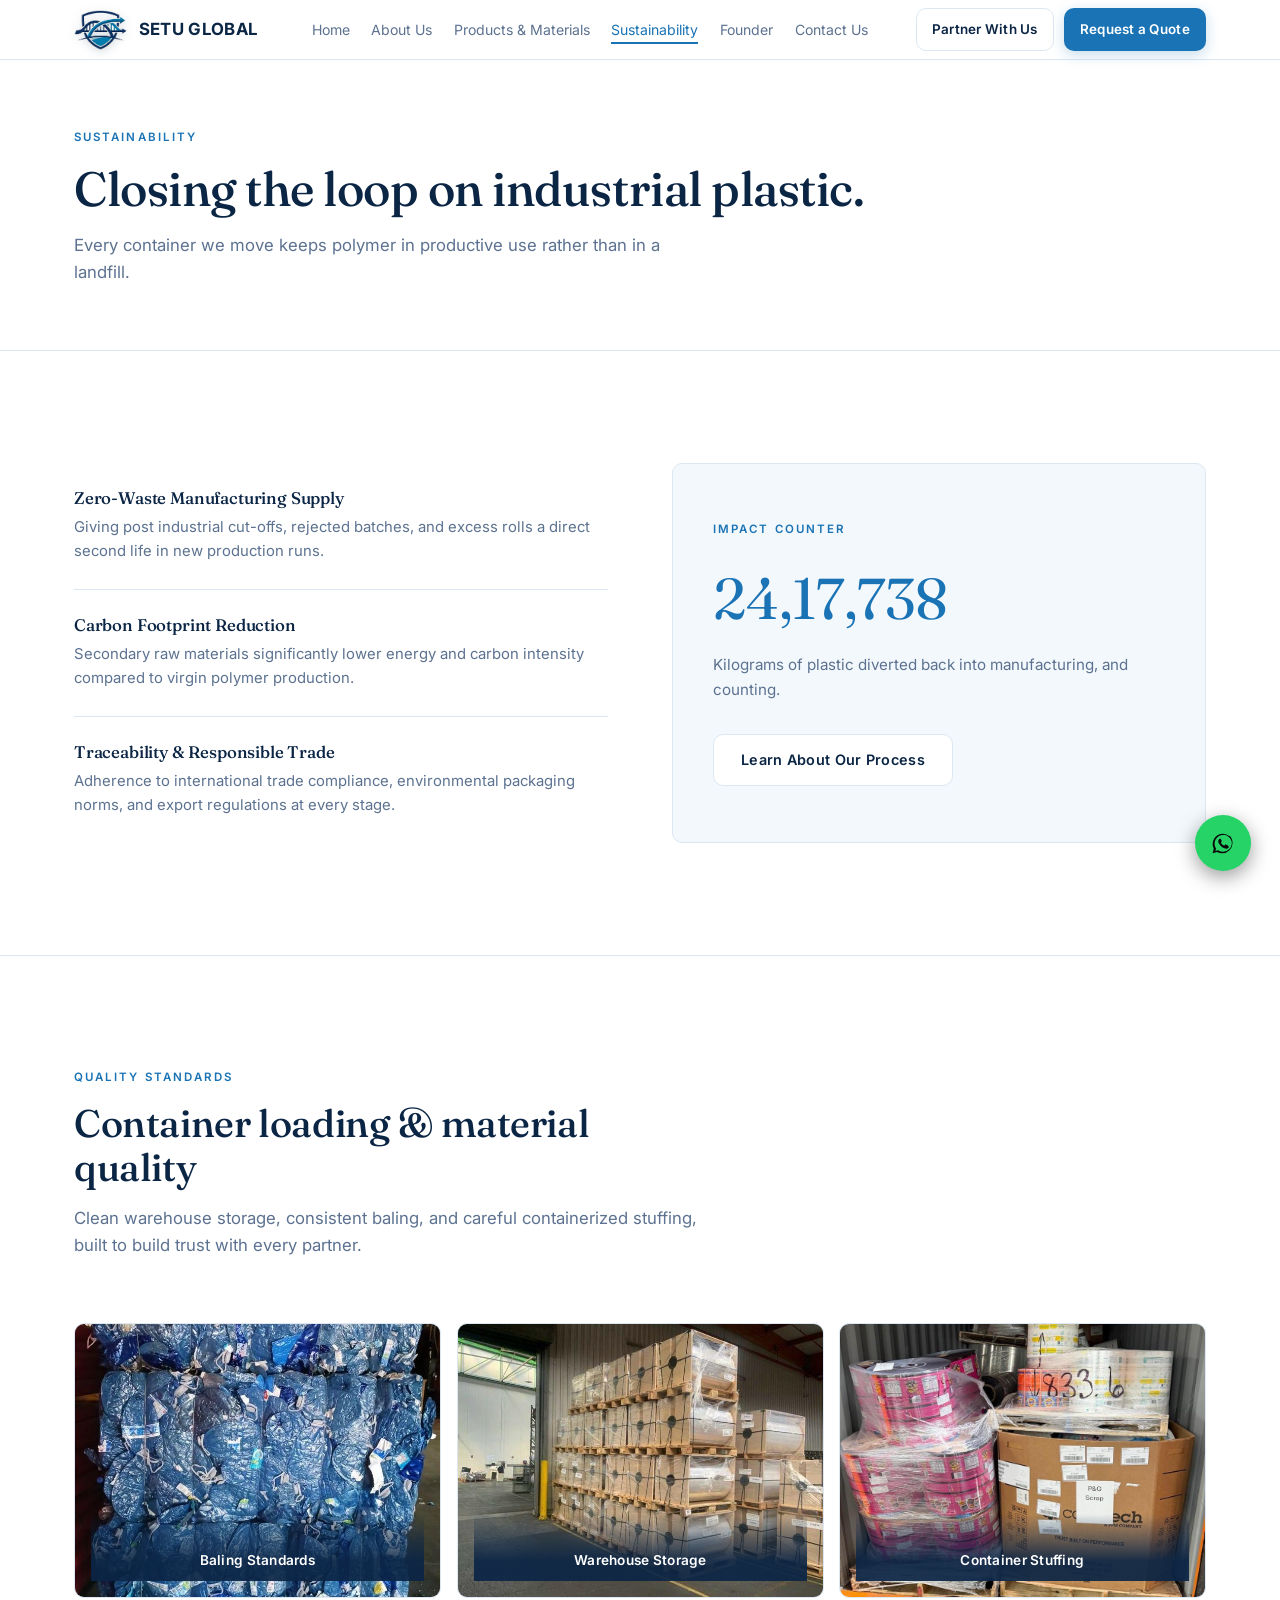
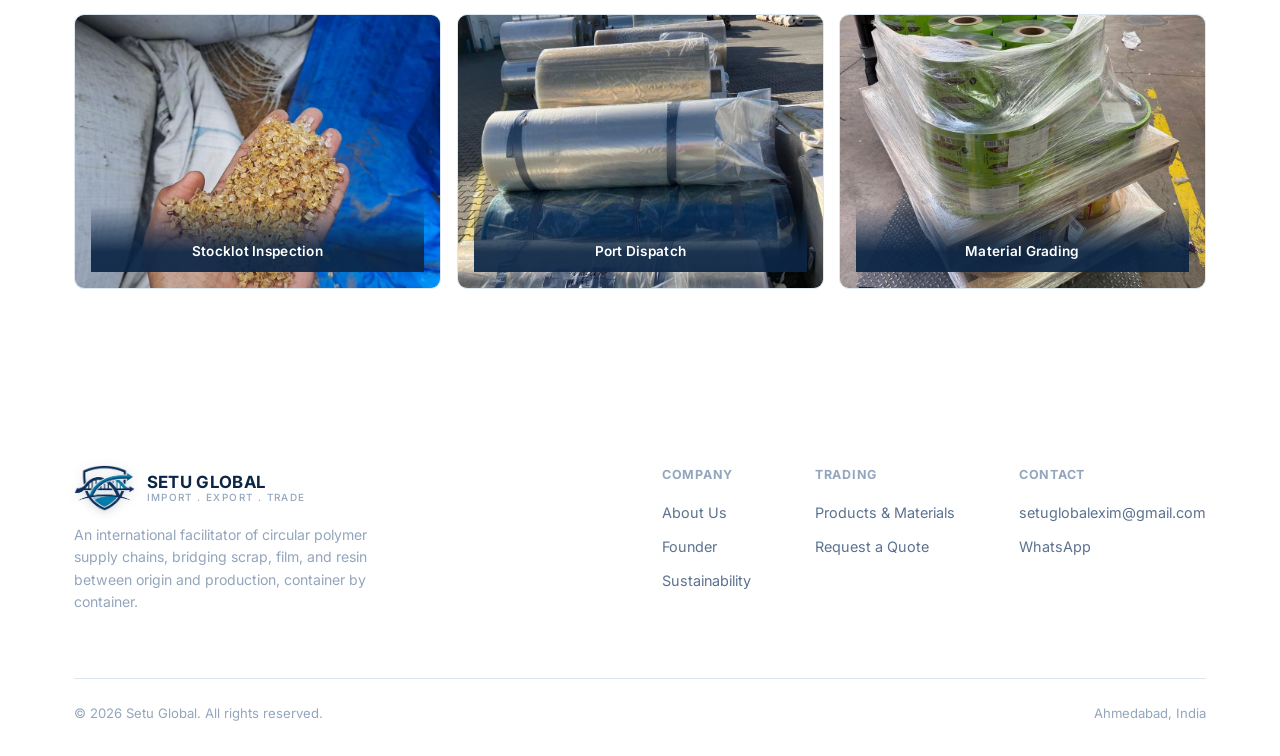
<file: sustainability.html>
<!DOCTYPE html>
<html lang="en">
<head>
<meta charset="UTF-8">
<meta name="viewport" content="width=device-width, initial-scale=1.0">
<title>Sustainability | Setu Global</title>
<meta name="description" content="How Setu Global closes the loop on industrial plastic, reducing carbon footprint and diverting post industrial waste back into manufacturing.">
<link rel="preconnect" href="https://fonts.googleapis.com">
<link href="https://fonts.googleapis.com/css2?family=Fraunces:wght@400;500;600&family=Inter:wght@400;500;600;700&display=swap" rel="stylesheet">
<link rel="stylesheet" href="style.css?v=4">
</head>
<body>

<header>
  <nav class="nav">
    <a href="index.html" class="logo"><img src="images/logo-mark.png" alt="Setu Global" class="logo-mark"><span class="logo-text-block"><span class="logo-name">SETU GLOBAL</span></span></a>
    <ul class="nav-links">
      <li><a href="index.html">Home</a></li>
      <li><a href="about.html">About Us</a></li>
      <li><a href="products.html">Products &amp; Materials</a></li>
      <li><a href="sustainability.html" class="active">Sustainability</a></li>
      <li><a href="founder.html">Founder</a></li>
      <li><a href="contact.html">Contact Us</a></li>
    </ul>
    <div class="nav-cta">
      <a href="contact.html" class="btn btn-ghost">Partner With Us</a>
      <a href="contact.html" class="btn btn-primary">Request a Quote</a>
    </div>
    <button class="nav-toggle" id="navToggle" aria-label="Menu">
      <span></span><span></span><span></span>
    </button>
  </nav>
  <div class="mobile-menu" id="mobileMenu">
    <a href="index.html">Home</a>
    <a href="about.html">About Us</a>
    <a href="products.html">Products &amp; Materials</a>
    <a href="sustainability.html">Sustainability</a>
    <a href="founder.html">Founder</a>
    <a href="contact.html">Contact Us</a>
    <a href="contact.html" class="btn btn-primary">Request a Quote</a>
  </div>
</header>

<main>

  <section class="page-hero">
    <div class="container">
      <span class="eyebrow">Sustainability</span>
      <h1>Closing the loop on industrial plastic.</h1>
      <p>Every container we move keeps polymer in productive use rather than in a landfill.</p>
    </div>
  </section>

  <section>
    <div class="container">
      <div class="sustain-wrap">
        <div>
          <div class="pillar">
            <h4>Zero-Waste Manufacturing Supply</h4>
            <p>Giving post industrial cut-offs, rejected batches, and excess rolls a direct second life in new production runs.</p>
          </div>
          <div class="pillar">
            <h4>Carbon Footprint Reduction</h4>
            <p>Secondary raw materials significantly lower energy and carbon intensity compared to virgin polymer production.</p>
          </div>
          <div class="pillar">
            <h4>Traceability &amp; Responsible Trade</h4>
            <p>Adherence to international trade compliance, environmental packaging norms, and export regulations at every stage.</p>
          </div>
        </div>
        <div class="impact-counter">
          <span class="eyebrow">Impact Counter</span>
          <div class="big-num" id="impactCounter">0</div>
          <div class="big-label">Kilograms of plastic diverted back into manufacturing, and counting.</div>
          <a href="contact.html" class="btn btn-ghost" style="align-self:flex-start;">Learn About Our Process</a>
        </div>
      </div>
    </div>
  </section>

  <section style="border-bottom: none;">
    <div class="container">
      <div class="section-head">
        <span class="eyebrow">Quality Standards</span>
        <h2>Container loading &amp; material quality</h2>
        <p>Clean warehouse storage, consistent baling, and careful containerized stuffing, built to build trust with every partner.</p>
      </div>
      <div class="gallery-grid">
        <div class="gallery-item"><img src="images/gallery-baling.jpg" alt="Baling standards"><span>Baling Standards</span></div>
        <div class="gallery-item"><img src="images/gallery-storage.jpg" alt="Warehouse storage"><span>Warehouse Storage</span></div>
        <div class="gallery-item"><img src="images/gallery-stuffing.jpg" alt="Container stuffing"><span>Container Stuffing</span></div>
        <div class="gallery-item"><img src="images/gallery-grading.jpg" alt="Stocklot inspection"><span>Stocklot Inspection</span></div>
        <div class="gallery-item"><img src="images/gallery-dispatch.jpg" alt="Port dispatch"><span>Port Dispatch</span></div>
        <div class="gallery-item"><img src="images/gallery-rolls.jpg" alt="Material grading"><span>Material Grading</span></div>
      </div>
    </div>
  </section>

</main>

<footer>
  <div class="container">
    <div class="footer-top">
      <div class="footer-brand">
        <a href="index.html" class="logo"><img src="images/logo-mark.png" alt="Setu Global" class="logo-mark" style="height:46px;"><span class="logo-text-block"><span class="logo-name">SETU GLOBAL</span><span class="logo-tag">Import . Export . Trade</span></span></a>
        <p>An international facilitator of circular polymer supply chains, bridging scrap, film, and resin between origin and production, container by container.</p>
      </div>
      <div class="footer-cols">
        <div class="footer-col">
          <h5>Company</h5>
          <a href="about.html">About Us</a>
          <a href="founder.html">Founder</a>
          <a href="sustainability.html">Sustainability</a>
        </div>
        <div class="footer-col">
          <h5>Trading</h5>
          <a href="products.html">Products &amp; Materials</a>
          <a href="contact.html">Request a Quote</a>
        </div>
        <div class="footer-col">
          <h5>Contact</h5>
          <a href="mailto:setuglobalexim@gmail.com">setuglobalexim@gmail.com</a>
          <a href="https://wa.me/917990073517">WhatsApp</a>
        </div>
      </div>
    </div>
    <div class="footer-bottom">
      <span>© 2026 Setu Global. All rights reserved.</span>
      <span>Ahmedabad, India</span>
    </div>
  </div>
</footer>

<a href="https://wa.me/917990073517" class="wa-float" target="_blank" rel="noopener" aria-label="Chat on WhatsApp">
  <svg width="28" height="28" viewBox="0 0 24 24" fill="#0a0a0a"><path d="M17.6 6.3A8.9 8.9 0 0 0 12 4a8.9 8.9 0 0 0-7.9 13l-1 3.7 3.8-1a8.9 8.9 0 0 0 4.3 1.1h.1a8.9 8.9 0 0 0 8.9-8.9c0-2.4-.9-4.6-2.6-6.3zM12 19.4h-.1a7.4 7.4 0 0 1-3.8-1l-.3-.1-2.3.6.6-2.2-.2-.3a7.4 7.4 0 1 1 13.7-3.9 7.4 7.4 0 0 1-7.4 6.9zm4-5.5c-.2-.1-1.3-.6-1.5-.7-.2-.1-.3-.1-.5.1-.1.2-.5.7-.6.8-.1.1-.2.2-.4.1-.2-.1-.8-.3-1.6-1-.6-.5-1-1.2-1.1-1.4-.1-.2 0-.3.1-.4l.3-.4.2-.3c.1-.1 0-.2 0-.3 0-.1-.5-1.2-.7-1.6-.2-.4-.4-.4-.5-.4h-.4c-.2 0-.4.1-.6.3-.2.2-.8.8-.8 1.9 0 1.1.8 2.2.9 2.3.1.2 1.6 2.4 3.8 3.4.5.2 1 .4 1.3.5.5.2 1 .1 1.4.1.4-.1 1.3-.5 1.5-1 .2-.5.2-.9.1-1l-.4-.1z"/></svg>
</a>

<script src="main.js?v=4"></script>
</body>
</html>
</file>
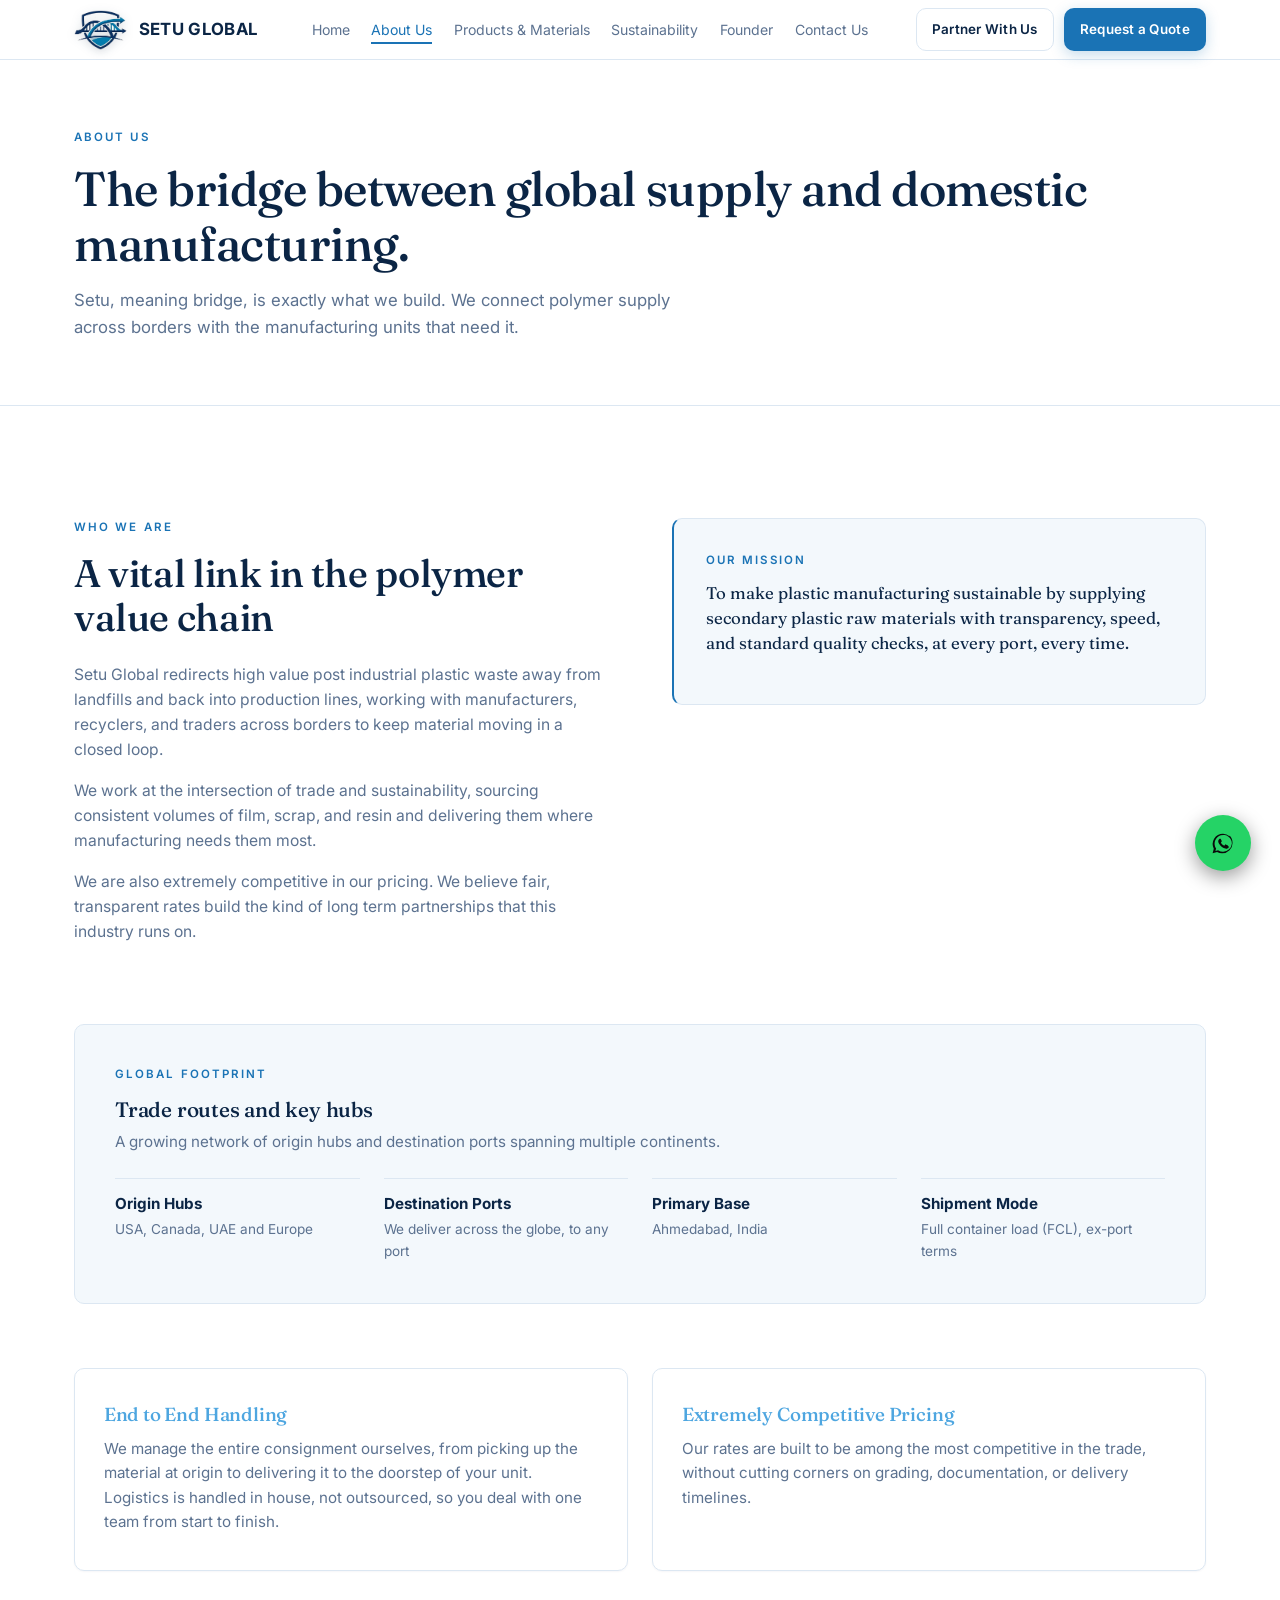
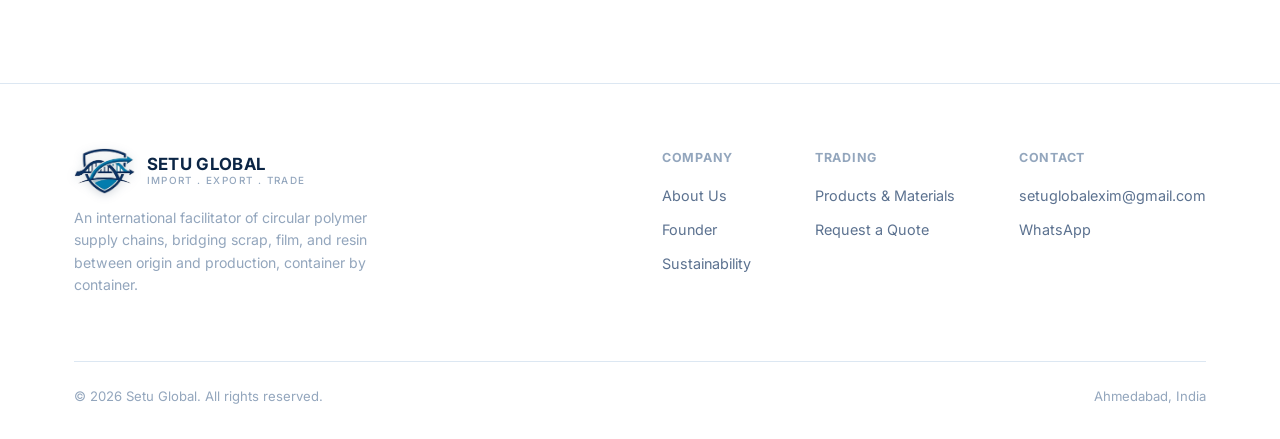
<file: setu-global-seo-updated/setu-global-seo-updated/about.html>
<!DOCTYPE html>
<html lang="en">
<head>
<meta charset="UTF-8">
<meta name="viewport" content="width=device-width, initial-scale=1.0">
<title>About Us | Setu Global</title>
<meta name="description" content="Setu Global bridges the gap between global polymer supply and domestic manufacturing, with transparent, end to end trade and logistics.">
<link rel="preconnect" href="https://fonts.googleapis.com">
<link href="https://fonts.googleapis.com/css2?family=Fraunces:wght@400;500;600&family=Inter:wght@400;500;600;700&display=swap" rel="stylesheet">
<link rel="stylesheet" href="style.css?v=5">
<link rel="canonical" href="https://setuglobal.co.in/about.html">
<meta property="og:type" content="website">
<meta property="og:site_name" content="Setu Global">
<meta property="og:title" content="About Us | Setu Global">
<meta property="og:description" content="Setu Global bridges the gap between global polymer supply and domestic manufacturing, with transparent, end to end trade and logistics.">
<meta property="og:url" content="https://setuglobal.co.in/about.html">
<meta property="og:image" content="https://setuglobal.co.in/images/logo-mark.png">
<meta name="twitter:card" content="summary_large_image">
<meta name="twitter:title" content="About Us | Setu Global">
<meta name="twitter:description" content="Setu Global bridges the gap between global polymer supply and domestic manufacturing, with transparent, end to end trade and logistics.">
<meta name="twitter:image" content="https://setuglobal.co.in/images/logo-mark.png">
<meta name="robots" content="index, follow">
<link rel="icon" href="images/logo-mark.png" type="image/png">
<script type="application/ld+json">{"@context": "https://schema.org", "@type": "Organization", "name": "Setu Global", "url": "https://setuglobal.co.in/", "logo": "https://setuglobal.co.in/images/logo-mark.png", "description": "Setu Global is an international facilitator of circular polymer supply chains, trading in post-industrial plastic scrap, film rolls, resins, and reprocessed raw materials.", "email": "setuglobalexim@gmail.com", "address": {"@type": "PostalAddress", "streetAddress": "B4, Patel Estate, Sarkhej", "addressLocality": "Ahmedabad", "addressRegion": "Gujarat", "addressCountry": "IN"}, "sameAs": ["https://www.linkedin.com/in/priyanshu-agarwal-88599721b"]}</script>

</head>
<body>

<header>
  <nav class="nav">
    <a href="index.html" class="logo"><img src="images/logo-mark.png" alt="Setu Global" class="logo-mark"><span class="logo-text-block"><span class="logo-name">SETU GLOBAL</span></span></a>
    <ul class="nav-links">
      <li><a href="index.html">Home</a></li>
      <li><a href="about.html" class="active">About Us</a></li>
      <li><a href="products.html">Products &amp; Materials</a></li>
      <li><a href="sustainability.html">Sustainability</a></li>
      <li><a href="founder.html">Founder</a></li>
      <li><a href="contact.html">Contact Us</a></li>
    </ul>
    <div class="nav-cta">
      <a href="contact.html" class="btn btn-ghost">Partner With Us</a>
      <a href="contact.html" class="btn btn-primary">Request a Quote</a>
    </div>
    <button class="nav-toggle" id="navToggle" aria-label="Menu">
      <span></span><span></span><span></span>
    </button>
  </nav>
  <div class="mobile-menu" id="mobileMenu">
    <a href="index.html">Home</a>
    <a href="about.html">About Us</a>
    <a href="products.html">Products &amp; Materials</a>
    <a href="sustainability.html">Sustainability</a>
    <a href="founder.html">Founder</a>
    <a href="contact.html">Contact Us</a>
    <a href="contact.html" class="btn btn-primary">Request a Quote</a>
  </div>
</header>

<main>

  <section class="page-hero">
    <div class="container">
      <span class="eyebrow">About Us</span>
      <h1>The bridge between global supply and domestic manufacturing.</h1>
      <p>Setu, meaning bridge, is exactly what we build. We connect polymer supply across borders with the manufacturing units that need it.</p>
    </div>
  </section>

  <section>
    <div class="container">
      <div class="about-grid">
        <div>
          <span class="eyebrow">Who We Are</span>
          <h2>A vital link in the polymer value chain</h2>
          <p>Setu Global redirects high value post industrial plastic waste away from landfills and back into production lines, working with manufacturers, recyclers, and traders across borders to keep material moving in a closed loop.</p>
          <p>We work at the intersection of trade and sustainability, sourcing consistent volumes of film, scrap, and resin and delivering them where manufacturing needs them most.</p>
          <p>We are also extremely competitive in our pricing. We believe fair, transparent rates build the kind of long term partnerships that this industry runs on.</p>
        </div>
        <div class="mission-box">
          <span class="eyebrow">Our Mission</span>
          <p>To make plastic manufacturing sustainable by supplying secondary plastic raw materials with transparency, speed, and standard quality checks, at every port, every time.</p>
        </div>
      </div>

      <div class="route-map">
        <span class="eyebrow">Global Footprint</span>
        <h3 style="font-size:1.3rem; margin-bottom:0.5rem;">Trade routes and key hubs</h3>
        <p style="color:var(--text-dim); font-size:0.95rem;">A growing network of origin hubs and destination ports spanning multiple continents.</p>
        <ul class="route-list">
          <li><b>Origin Hubs</b>USA, Canada, UAE and Europe</li>
          <li><b>Destination Ports</b>We deliver across the globe, to any port</li>
          <li><b>Primary Base</b>Ahmedabad, India</li>
          <li><b>Shipment Mode</b>Full container load (FCL), ex-port terms</li>
        </ul>
      </div>

      <div class="callout-strip">
        <div class="card">
          <h3>End to End Handling</h3>
          <p>We manage the entire consignment ourselves, from picking up the material at origin to delivering it to the doorstep of your unit. Logistics is handled in house, not outsourced, so you deal with one team from start to finish.</p>
        </div>
        <div class="card">
          <h3>Extremely Competitive Pricing</h3>
          <p>Our rates are built to be among the most competitive in the trade, without cutting corners on grading, documentation, or delivery timelines.</p>
        </div>
      </div>
    </div>
  </section>

</main>

<footer>
  <div class="container">
    <div class="footer-top">
      <div class="footer-brand">
        <a href="index.html" class="logo"><img src="images/logo-mark.png" alt="Setu Global" class="logo-mark" style="height:46px;"><span class="logo-text-block"><span class="logo-name">SETU GLOBAL</span><span class="logo-tag">Import . Export . Trade</span></span></a>
        <p>An international facilitator of circular polymer supply chains, bridging scrap, film, and resin between origin and production, container by container.</p>
      </div>
      <div class="footer-cols">
        <div class="footer-col">
          <h5>Company</h5>
          <a href="about.html">About Us</a>
          <a href="founder.html">Founder</a>
          <a href="sustainability.html">Sustainability</a>
        </div>
        <div class="footer-col">
          <h5>Trading</h5>
          <a href="products.html">Products &amp; Materials</a>
          <a href="contact.html">Request a Quote</a>
        </div>
        <div class="footer-col">
          <h5>Contact</h5>
          <a href="mailto:setuglobalexim@gmail.com">setuglobalexim@gmail.com</a>
          <a href="https://wa.me/917990073517">WhatsApp</a>
        </div>
      </div>
    </div>
    <div class="footer-bottom">
      <span>© 2026 Setu Global. All rights reserved.</span>
      <span>Ahmedabad, India</span>
    </div>
  </div>
</footer>

<a href="https://wa.me/917990073517" class="wa-float" target="_blank" rel="noopener" aria-label="Chat on WhatsApp">
  <svg width="28" height="28" viewBox="0 0 24 24" fill="#0a0a0a"><path d="M17.6 6.3A8.9 8.9 0 0 0 12 4a8.9 8.9 0 0 0-7.9 13l-1 3.7 3.8-1a8.9 8.9 0 0 0 4.3 1.1h.1a8.9 8.9 0 0 0 8.9-8.9c0-2.4-.9-4.6-2.6-6.3zM12 19.4h-.1a7.4 7.4 0 0 1-3.8-1l-.3-.1-2.3.6.6-2.2-.2-.3a7.4 7.4 0 1 1 13.7-3.9 7.4 7.4 0 0 1-7.4 6.9zm4-5.5c-.2-.1-1.3-.6-1.5-.7-.2-.1-.3-.1-.5.1-.1.2-.5.7-.6.8-.1.1-.2.2-.4.1-.2-.1-.8-.3-1.6-1-.6-.5-1-1.2-1.1-1.4-.1-.2 0-.3.1-.4l.3-.4.2-.3c.1-.1 0-.2 0-.3 0-.1-.5-1.2-.7-1.6-.2-.4-.4-.4-.5-.4h-.4c-.2 0-.4.1-.6.3-.2.2-.8.8-.8 1.9 0 1.1.8 2.2.9 2.3.1.2 1.6 2.4 3.8 3.4.5.2 1 .4 1.3.5.5.2 1 .1 1.4.1.4-.1 1.3-.5 1.5-1 .2-.5.2-.9.1-1l-.4-.1z"/></svg>
</a>

<script src="main.js?v=4"></script>
</body>
</html>
</file>
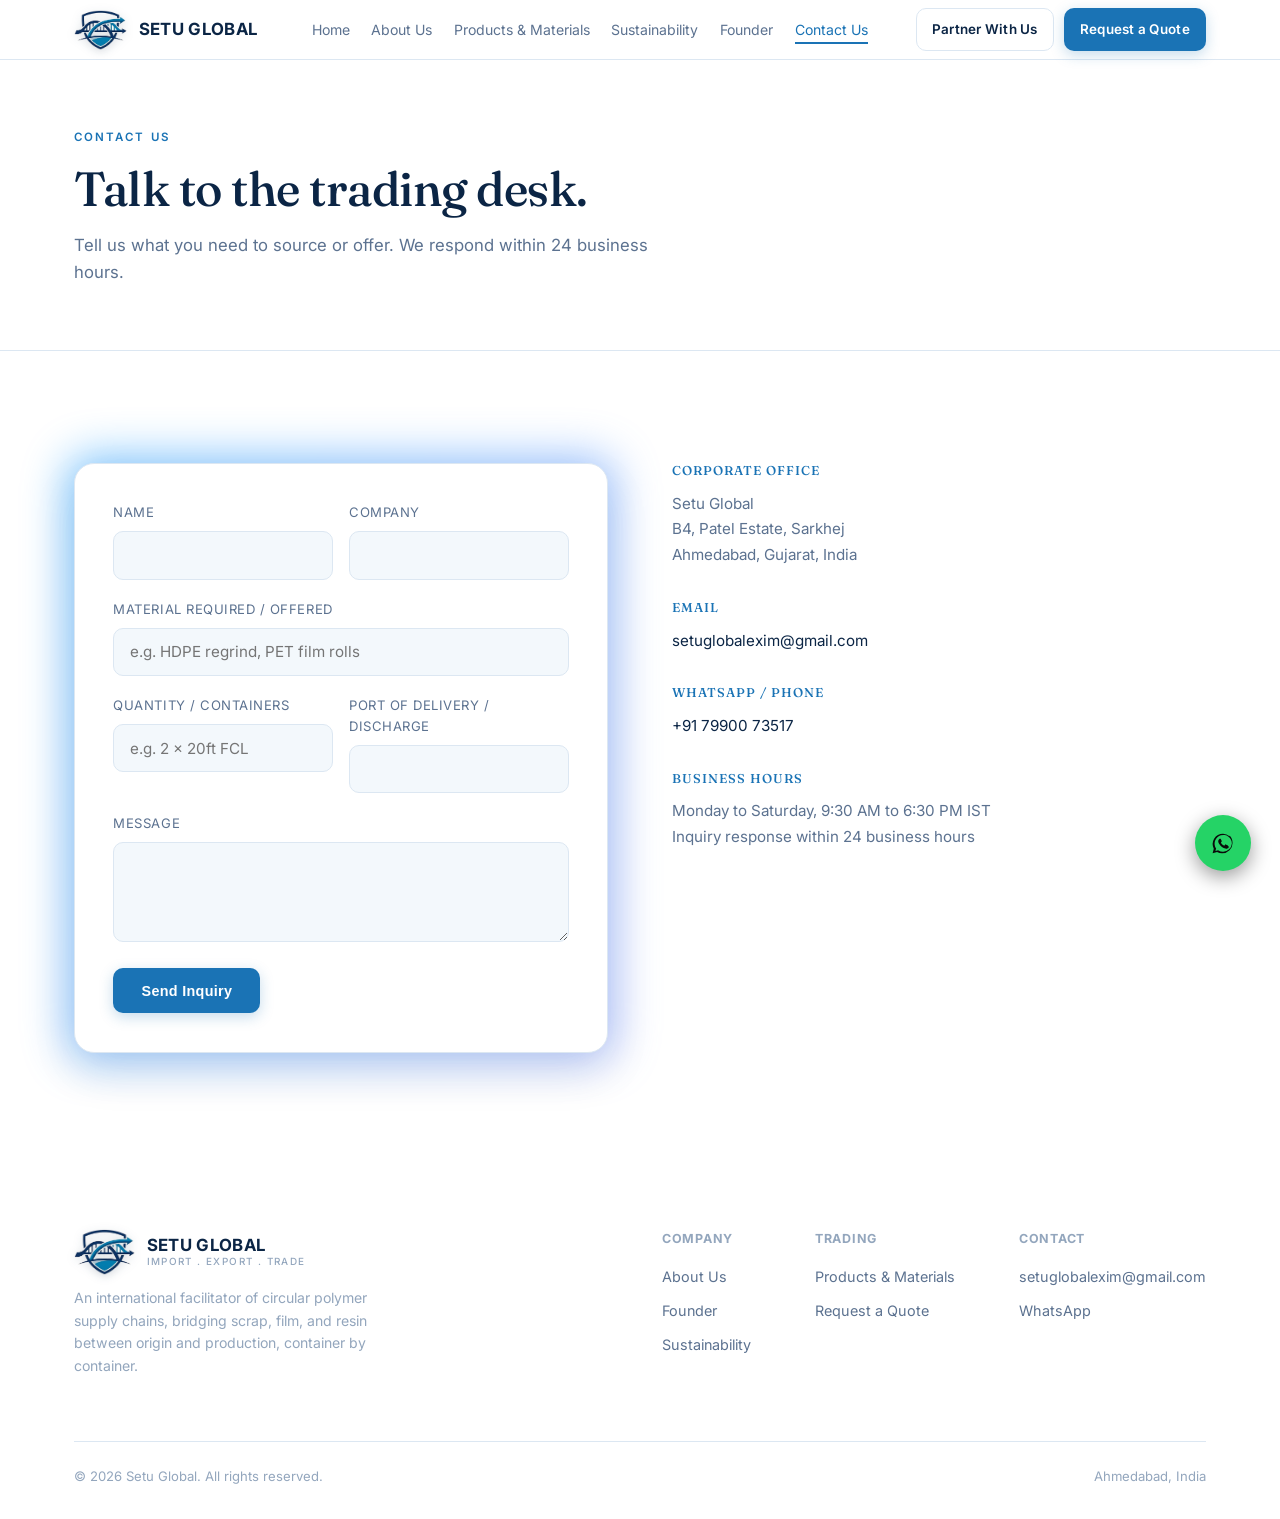
<file: setu-global-seo-updated/setu-global-seo-updated/contact.html>
<!DOCTYPE html>
<html lang="en">
<head>
<meta charset="UTF-8">
<meta name="viewport" content="width=device-width, initial-scale=1.0">
<title>Contact Us | Setu Global</title>
<meta name="description" content="Reach the Setu Global trading desk. We respond to every inquiry within 24 business hours.">
<link rel="preconnect" href="https://fonts.googleapis.com">
<link href="https://fonts.googleapis.com/css2?family=Fraunces:wght@400;500;600&family=Inter:wght@400;500;600;700&display=swap" rel="stylesheet">
<link rel="stylesheet" href="style.css?v=5">
<link rel="canonical" href="https://setuglobal.co.in/contact.html">
<meta property="og:type" content="website">
<meta property="og:site_name" content="Setu Global">
<meta property="og:title" content="Contact Us | Setu Global">
<meta property="og:description" content="Reach the Setu Global trading desk. We respond to every inquiry within 24 business hours.">
<meta property="og:url" content="https://setuglobal.co.in/contact.html">
<meta property="og:image" content="https://setuglobal.co.in/images/logo-mark.png">
<meta name="twitter:card" content="summary_large_image">
<meta name="twitter:title" content="Contact Us | Setu Global">
<meta name="twitter:description" content="Reach the Setu Global trading desk. We respond to every inquiry within 24 business hours.">
<meta name="twitter:image" content="https://setuglobal.co.in/images/logo-mark.png">
<meta name="robots" content="index, follow">
<link rel="icon" href="images/logo-mark.png" type="image/png">
<script type="application/ld+json">{"@context": "https://schema.org", "@type": "Organization", "name": "Setu Global", "url": "https://setuglobal.co.in/", "logo": "https://setuglobal.co.in/images/logo-mark.png", "description": "Setu Global is an international facilitator of circular polymer supply chains, trading in post-industrial plastic scrap, film rolls, resins, and reprocessed raw materials.", "email": "setuglobalexim@gmail.com", "address": {"@type": "PostalAddress", "streetAddress": "B4, Patel Estate, Sarkhej", "addressLocality": "Ahmedabad", "addressRegion": "Gujarat", "addressCountry": "IN"}, "sameAs": ["https://www.linkedin.com/in/priyanshu-agarwal-88599721b"]}</script>

</head>
<body>

<header>
  <nav class="nav">
    <a href="index.html" class="logo"><img src="images/logo-mark.png" alt="Setu Global" class="logo-mark"><span class="logo-text-block"><span class="logo-name">SETU GLOBAL</span></span></a>
    <ul class="nav-links">
      <li><a href="index.html">Home</a></li>
      <li><a href="about.html">About Us</a></li>
      <li><a href="products.html">Products &amp; Materials</a></li>
      <li><a href="sustainability.html">Sustainability</a></li>
      <li><a href="founder.html">Founder</a></li>
      <li><a href="contact.html" class="active">Contact Us</a></li>
    </ul>
    <div class="nav-cta">
      <a href="contact.html" class="btn btn-ghost">Partner With Us</a>
      <a href="contact.html" class="btn btn-primary">Request a Quote</a>
    </div>
    <button class="nav-toggle" id="navToggle" aria-label="Menu">
      <span></span><span></span><span></span>
    </button>
  </nav>
  <div class="mobile-menu" id="mobileMenu">
    <a href="index.html">Home</a>
    <a href="about.html">About Us</a>
    <a href="products.html">Products &amp; Materials</a>
    <a href="sustainability.html">Sustainability</a>
    <a href="founder.html">Founder</a>
    <a href="contact.html">Contact Us</a>
    <a href="contact.html" class="btn btn-primary">Request a Quote</a>
  </div>
</header>

<main>

  <section class="page-hero">
    <div class="container">
      <span class="eyebrow">Contact Us</span>
      <h1>Talk to the trading desk.</h1>
      <p>Tell us what you need to source or offer. We respond within 24 business hours.</p>
    </div>
  </section>

  <section style="border-bottom: none;">
    <div class="container">
      <div class="contact-wrap">
        <div class="glow-wrap">
          <form id="contactForm" class="glow-card">
            <div class="form-row">
              <div class="form-group">
                <label for="name">Name</label>
                <input type="text" id="name" required>
              </div>
              <div class="form-group">
                <label for="company">Company</label>
                <input type="text" id="company" required>
              </div>
            </div>
            <div class="form-group">
              <label for="material">Material Required / Offered</label>
              <input type="text" id="material" placeholder="e.g. HDPE regrind, PET film rolls">
            </div>
            <div class="form-row">
              <div class="form-group">
                <label for="quantity">Quantity / Containers</label>
                <input type="text" id="quantity" placeholder="e.g. 2 x 20ft FCL">
              </div>
              <div class="form-group">
                <label for="port">Port of Delivery / Discharge</label>
                <input type="text" id="port">
              </div>
            </div>
            <div class="form-group">
              <label for="message">Message</label>
              <textarea id="message"></textarea>
            </div>
            <button type="submit" class="btn btn-primary">Send Inquiry</button>
            <div class="form-success" id="formSuccess">Thank you, your inquiry has been received. Our trading desk will respond within 24 business hours.</div>
          </form>
        </div>

        <div>
          <div class="contact-info-block">
            <h4>Corporate Office</h4>
            <p>Setu Global<br>B4, Patel Estate, Sarkhej<br>Ahmedabad, Gujarat, India</p>
          </div>
          <div class="contact-info-block">
            <h4>Email</h4>
            <p><a href="mailto:setuglobalexim@gmail.com">setuglobalexim@gmail.com</a></p>
          </div>
          <div class="contact-info-block">
            <h4>WhatsApp / Phone</h4>
            <p><a href="https://wa.me/917990073517">+91 79900 73517</a></p>
          </div>
          <div class="contact-info-block">
            <h4>Business Hours</h4>
            <p>Monday to Saturday, 9:30 AM to 6:30 PM IST<br>Inquiry response within 24 business hours</p>
          </div>
        </div>
      </div>
    </div>
  </section>

</main>

<footer>
  <div class="container">
    <div class="footer-top">
      <div class="footer-brand">
        <a href="index.html" class="logo"><img src="images/logo-mark.png" alt="Setu Global" class="logo-mark" style="height:46px;"><span class="logo-text-block"><span class="logo-name">SETU GLOBAL</span><span class="logo-tag">Import . Export . Trade</span></span></a>
        <p>An international facilitator of circular polymer supply chains, bridging scrap, film, and resin between origin and production, container by container.</p>
      </div>
      <div class="footer-cols">
        <div class="footer-col">
          <h5>Company</h5>
          <a href="about.html">About Us</a>
          <a href="founder.html">Founder</a>
          <a href="sustainability.html">Sustainability</a>
        </div>
        <div class="footer-col">
          <h5>Trading</h5>
          <a href="products.html">Products &amp; Materials</a>
          <a href="contact.html">Request a Quote</a>
        </div>
        <div class="footer-col">
          <h5>Contact</h5>
          <a href="mailto:setuglobalexim@gmail.com">setuglobalexim@gmail.com</a>
          <a href="https://wa.me/917990073517">WhatsApp</a>
        </div>
      </div>
    </div>
    <div class="footer-bottom">
      <span>© 2026 Setu Global. All rights reserved.</span>
      <span>Ahmedabad, India</span>
    </div>
  </div>
</footer>

<a href="https://wa.me/917990073517" class="wa-float" target="_blank" rel="noopener" aria-label="Chat on WhatsApp">
  <svg width="28" height="28" viewBox="0 0 24 24" fill="#0a0a0a"><path d="M17.6 6.3A8.9 8.9 0 0 0 12 4a8.9 8.9 0 0 0-7.9 13l-1 3.7 3.8-1a8.9 8.9 0 0 0 4.3 1.1h.1a8.9 8.9 0 0 0 8.9-8.9c0-2.4-.9-4.6-2.6-6.3zM12 19.4h-.1a7.4 7.4 0 0 1-3.8-1l-.3-.1-2.3.6.6-2.2-.2-.3a7.4 7.4 0 1 1 13.7-3.9 7.4 7.4 0 0 1-7.4 6.9zm4-5.5c-.2-.1-1.3-.6-1.5-.7-.2-.1-.3-.1-.5.1-.1.2-.5.7-.6.8-.1.1-.2.2-.4.1-.2-.1-.8-.3-1.6-1-.6-.5-1-1.2-1.1-1.4-.1-.2 0-.3.1-.4l.3-.4.2-.3c.1-.1 0-.2 0-.3 0-.1-.5-1.2-.7-1.6-.2-.4-.4-.4-.5-.4h-.4c-.2 0-.4.1-.6.3-.2.2-.8.8-.8 1.9 0 1.1.8 2.2.9 2.3.1.2 1.6 2.4 3.8 3.4.5.2 1 .4 1.3.5.5.2 1 .1 1.4.1.4-.1 1.3-.5 1.5-1 .2-.5.2-.9.1-1l-.4-.1z"/></svg>
</a>

<script src="main.js?v=4"></script>
</body>
</html>
</file>
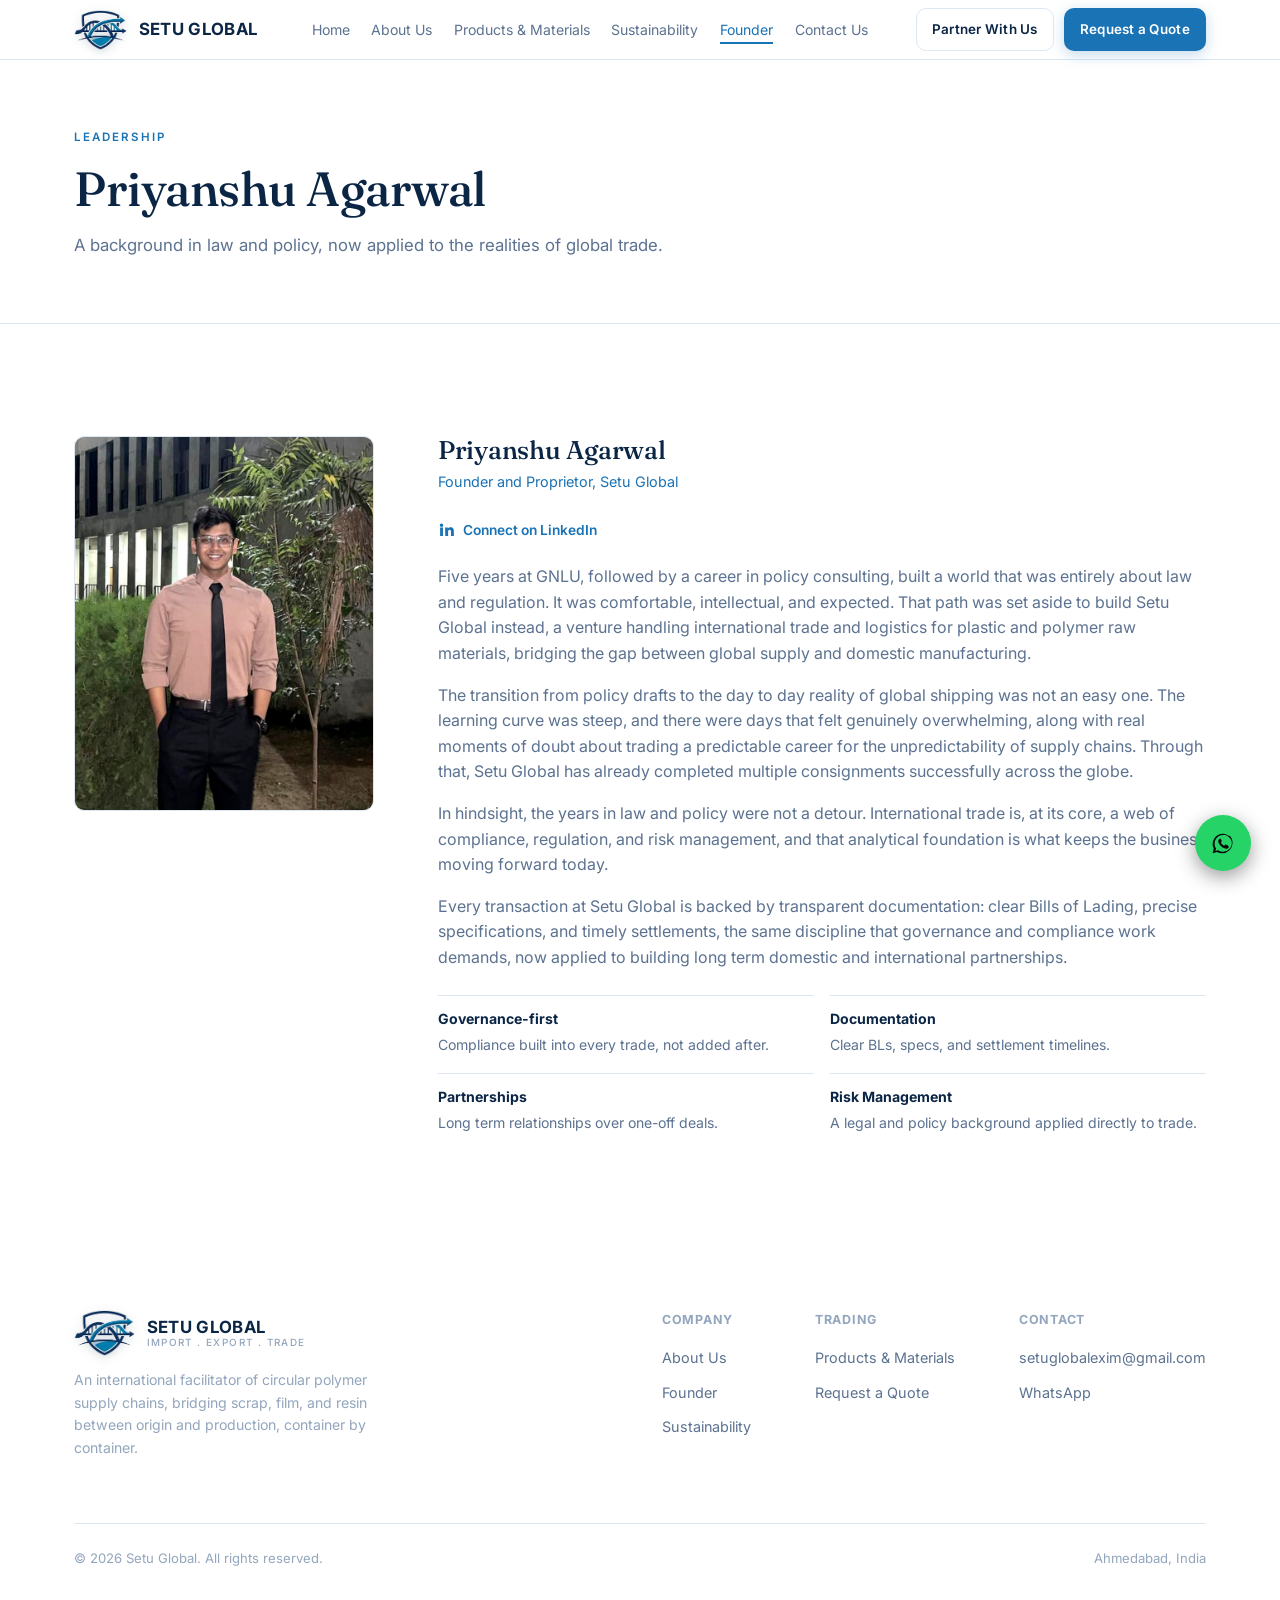
<file: setu-global-seo-updated/setu-global-seo-updated/founder.html>
<!DOCTYPE html>
<html lang="en">
<head>
<meta charset="UTF-8">
<meta name="viewport" content="width=device-width, initial-scale=1.0">
<title>Priyanshu Agarwal, Founder | Setu Global</title>
<meta name="description" content="The story behind Setu Global, built on a foundation of law, policy, and compliance, now applied to international polymer trade and logistics.">
<link rel="preconnect" href="https://fonts.googleapis.com">
<link href="https://fonts.googleapis.com/css2?family=Fraunces:wght@400;500;600&family=Inter:wght@400;500;600;700&display=swap" rel="stylesheet">
<link rel="stylesheet" href="style.css?v=5">
<link rel="canonical" href="https://setuglobal.co.in/founder.html">
<meta property="og:type" content="profile">
<meta property="og:site_name" content="Setu Global">
<meta property="og:title" content="Priyanshu Agarwal, Founder | Setu Global">
<meta property="og:description" content="The story behind Setu Global, built on a foundation of law, policy, and compliance, now applied to international polymer trade and logistics.">
<meta property="og:url" content="https://setuglobal.co.in/founder.html">
<meta property="og:image" content="https://setuglobal.co.in/images/founder.jpg">
<meta name="twitter:card" content="summary_large_image">
<meta name="twitter:title" content="Priyanshu Agarwal, Founder | Setu Global">
<meta name="twitter:description" content="The story behind Setu Global, built on a foundation of law, policy, and compliance, now applied to international polymer trade and logistics.">
<meta name="twitter:image" content="https://setuglobal.co.in/images/founder.jpg">
<meta name="robots" content="index, follow">
<link rel="icon" href="images/logo-mark.png" type="image/png">
<script type="application/ld+json">{"@context": "https://schema.org", "@type": "Organization", "name": "Setu Global", "url": "https://setuglobal.co.in/", "logo": "https://setuglobal.co.in/images/logo-mark.png", "description": "Setu Global is an international facilitator of circular polymer supply chains, trading in post-industrial plastic scrap, film rolls, resins, and reprocessed raw materials.", "email": "setuglobalexim@gmail.com", "address": {"@type": "PostalAddress", "streetAddress": "B4, Patel Estate, Sarkhej", "addressLocality": "Ahmedabad", "addressRegion": "Gujarat", "addressCountry": "IN"}, "sameAs": ["https://www.linkedin.com/in/priyanshu-agarwal-88599721b"]}</script>
<script type="application/ld+json">{"@context": "https://schema.org", "@type": "Person", "name": "Priyanshu Agarwal", "jobTitle": "Founder and Proprietor", "worksFor": {"@type": "Organization", "name": "Setu Global"}, "sameAs": ["https://www.linkedin.com/in/priyanshu-agarwal-88599721b"]}</script>

</head>
<body>

<header>
  <nav class="nav">
    <a href="index.html" class="logo"><img src="images/logo-mark.png" alt="Setu Global" class="logo-mark"><span class="logo-text-block"><span class="logo-name">SETU GLOBAL</span></span></a>
    <ul class="nav-links">
      <li><a href="index.html">Home</a></li>
      <li><a href="about.html">About Us</a></li>
      <li><a href="products.html">Products &amp; Materials</a></li>
      <li><a href="sustainability.html">Sustainability</a></li>
      <li><a href="founder.html" class="active">Founder</a></li>
      <li><a href="contact.html">Contact Us</a></li>
    </ul>
    <div class="nav-cta">
      <a href="contact.html" class="btn btn-ghost">Partner With Us</a>
      <a href="contact.html" class="btn btn-primary">Request a Quote</a>
    </div>
    <button class="nav-toggle" id="navToggle" aria-label="Menu">
      <span></span><span></span><span></span>
    </button>
  </nav>
  <div class="mobile-menu" id="mobileMenu">
    <a href="index.html">Home</a>
    <a href="about.html">About Us</a>
    <a href="products.html">Products &amp; Materials</a>
    <a href="sustainability.html">Sustainability</a>
    <a href="founder.html">Founder</a>
    <a href="contact.html">Contact Us</a>
    <a href="contact.html" class="btn btn-primary">Request a Quote</a>
  </div>
</header>

<main>

  <section class="page-hero">
    <div class="container">
      <span class="eyebrow">Leadership</span>
      <h1>Priyanshu Agarwal</h1>
      <p>A background in law and policy, now applied to the realities of global trade.</p>
    </div>
  </section>

  <section style="border-bottom: none;">
    <div class="container">
      <div class="founder-wrap">
        <div class="founder-photo"><img src="images/founder.jpg" alt="Founder, Setu Global"></div>
        <div>
          <h3>Priyanshu Agarwal</h3>
          <span class="role">Founder and Proprietor, Setu Global</span>
          <a class="founder-link" href="https://www.linkedin.com/in/priyanshu-agarwal-88599721b" target="_blank" rel="noopener">
            <svg viewBox="0 0 24 24" aria-hidden="true"><path d="M4.98 3.5a2.5 2.5 0 1 1 0 5 2.5 2.5 0 0 1 0-5zM3 9h4v12H3zM10 9h3.8v1.7h.05c.53-.95 1.83-1.95 3.76-1.95 4.02 0 4.76 2.5 4.76 5.76V21h-4v-5.6c0-1.34-.03-3.07-1.9-3.07-1.9 0-2.19 1.46-2.19 2.97V21h-4z"/></svg>
            Connect on LinkedIn
          </a>
          <p>Five years at GNLU, followed by a career in policy consulting, built a world that was entirely about law and regulation. It was comfortable, intellectual, and expected. That path was set aside to build Setu Global instead, a venture handling international trade and logistics for plastic and polymer raw materials, bridging the gap between global supply and domestic manufacturing.</p>
          <p>The transition from policy drafts to the day to day reality of global shipping was not an easy one. The learning curve was steep, and there were days that felt genuinely overwhelming, along with real moments of doubt about trading a predictable career for the unpredictability of supply chains. Through that, Setu Global has already completed multiple consignments successfully across the globe.</p>
          <p>In hindsight, the years in law and policy were not a detour. International trade is, at its core, a web of compliance, regulation, and risk management, and that analytical foundation is what keeps the business moving forward today.</p>
          <p>Every transaction at Setu Global is backed by transparent documentation: clear Bills of Lading, precise specifications, and timely settlements, the same discipline that governance and compliance work demands, now applied to building long term domestic and international partnerships.</p>
          <div class="founder-points">
            <div><b>Governance-first</b>Compliance built into every trade, not added after.</div>
            <div><b>Documentation</b>Clear BLs, specs, and settlement timelines.</div>
            <div><b>Partnerships</b>Long term relationships over one-off deals.</div>
            <div><b>Risk Management</b>A legal and policy background applied directly to trade.</div>
          </div>
        </div>
      </div>
    </div>
  </section>

</main>

<footer>
  <div class="container">
    <div class="footer-top">
      <div class="footer-brand">
        <a href="index.html" class="logo"><img src="images/logo-mark.png" alt="Setu Global" class="logo-mark" style="height:46px;"><span class="logo-text-block"><span class="logo-name">SETU GLOBAL</span><span class="logo-tag">Import . Export . Trade</span></span></a>
        <p>An international facilitator of circular polymer supply chains, bridging scrap, film, and resin between origin and production, container by container.</p>
      </div>
      <div class="footer-cols">
        <div class="footer-col">
          <h5>Company</h5>
          <a href="about.html">About Us</a>
          <a href="founder.html">Founder</a>
          <a href="sustainability.html">Sustainability</a>
        </div>
        <div class="footer-col">
          <h5>Trading</h5>
          <a href="products.html">Products &amp; Materials</a>
          <a href="contact.html">Request a Quote</a>
        </div>
        <div class="footer-col">
          <h5>Contact</h5>
          <a href="mailto:setuglobalexim@gmail.com">setuglobalexim@gmail.com</a>
          <a href="https://wa.me/917990073517">WhatsApp</a>
        </div>
      </div>
    </div>
    <div class="footer-bottom">
      <span>© 2026 Setu Global. All rights reserved.</span>
      <span>Ahmedabad, India</span>
    </div>
  </div>
</footer>

<a href="https://wa.me/917990073517" class="wa-float" target="_blank" rel="noopener" aria-label="Chat on WhatsApp">
  <svg width="28" height="28" viewBox="0 0 24 24" fill="#0a0a0a"><path d="M17.6 6.3A8.9 8.9 0 0 0 12 4a8.9 8.9 0 0 0-7.9 13l-1 3.7 3.8-1a8.9 8.9 0 0 0 4.3 1.1h.1a8.9 8.9 0 0 0 8.9-8.9c0-2.4-.9-4.6-2.6-6.3zM12 19.4h-.1a7.4 7.4 0 0 1-3.8-1l-.3-.1-2.3.6.6-2.2-.2-.3a7.4 7.4 0 1 1 13.7-3.9 7.4 7.4 0 0 1-7.4 6.9zm4-5.5c-.2-.1-1.3-.6-1.5-.7-.2-.1-.3-.1-.5.1-.1.2-.5.7-.6.8-.1.1-.2.2-.4.1-.2-.1-.8-.3-1.6-1-.6-.5-1-1.2-1.1-1.4-.1-.2 0-.3.1-.4l.3-.4.2-.3c.1-.1 0-.2 0-.3 0-.1-.5-1.2-.7-1.6-.2-.4-.4-.4-.5-.4h-.4c-.2 0-.4.1-.6.3-.2.2-.8.8-.8 1.9 0 1.1.8 2.2.9 2.3.1.2 1.6 2.4 3.8 3.4.5.2 1 .4 1.3.5.5.2 1 .1 1.4.1.4-.1 1.3-.5 1.5-1 .2-.5.2-.9.1-1l-.4-.1z"/></svg>
</a>

<script src="main.js?v=4"></script>
</body>
</html>
</file>
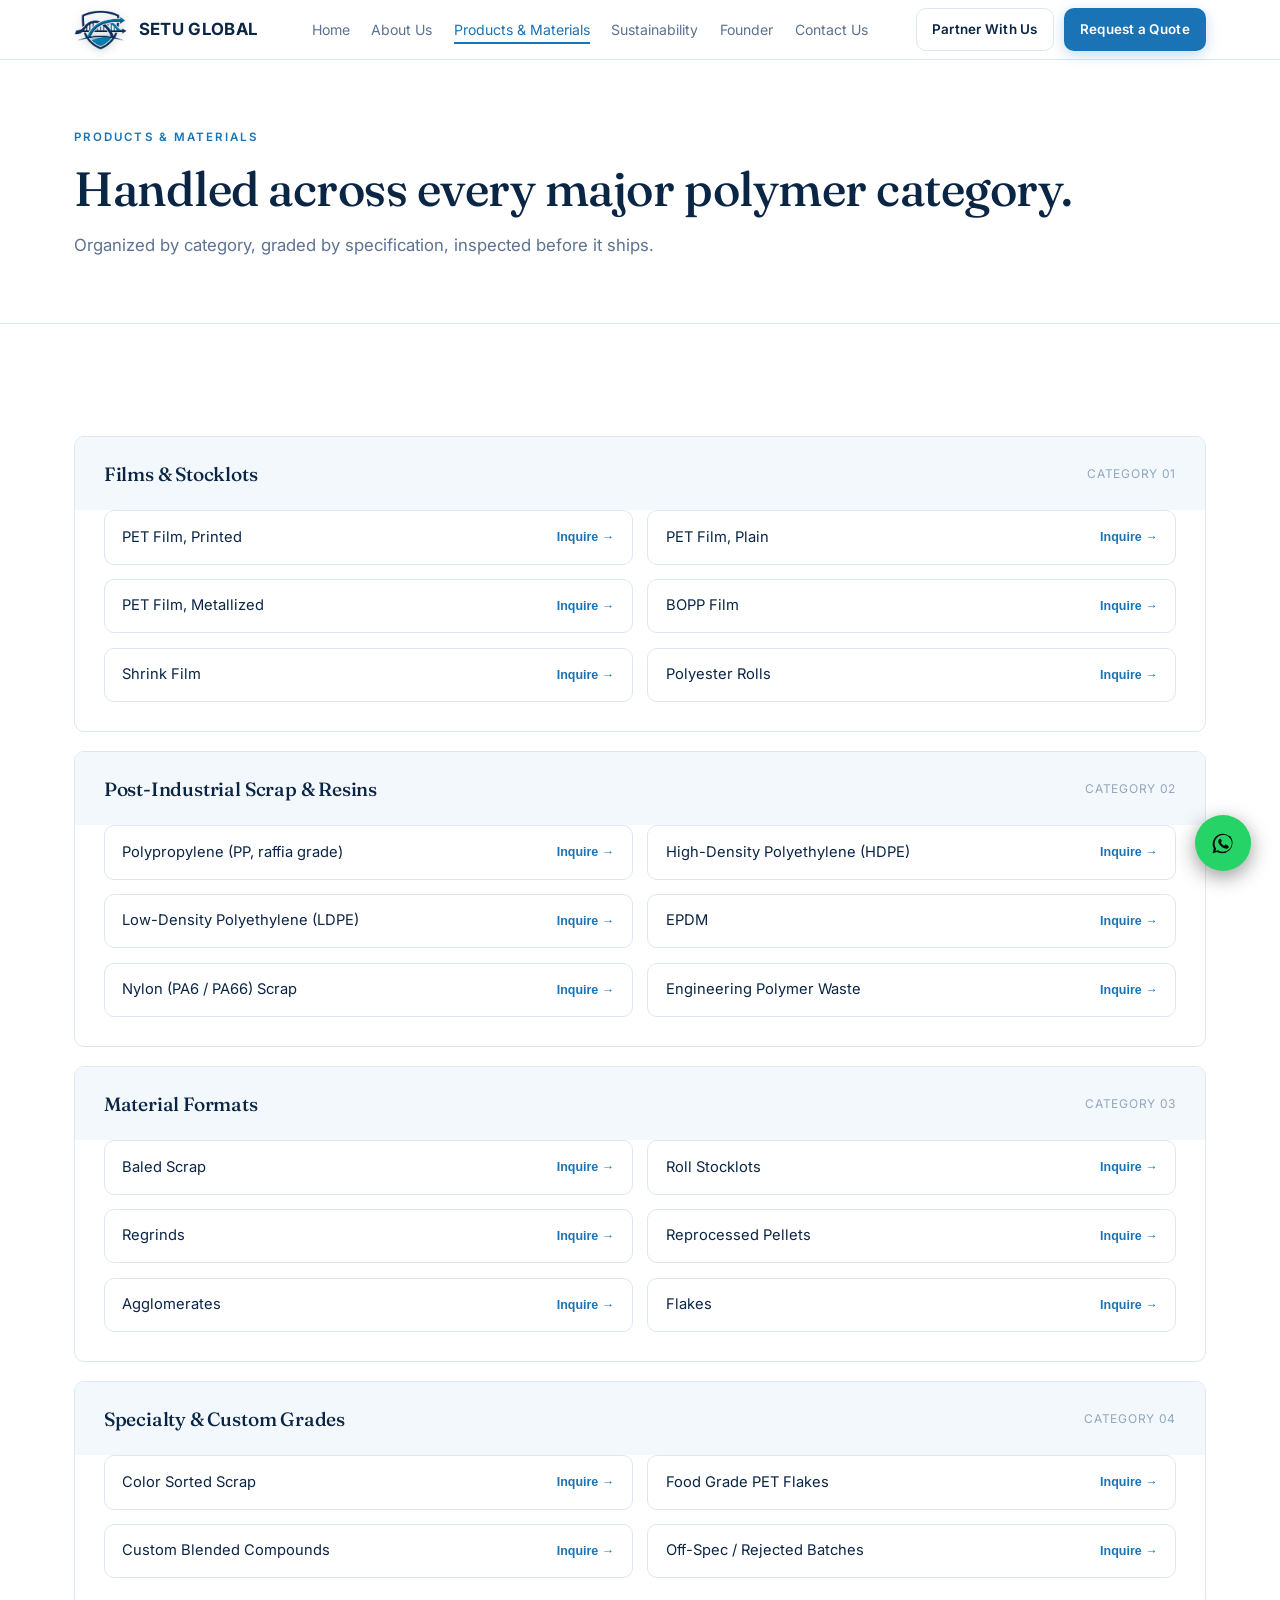
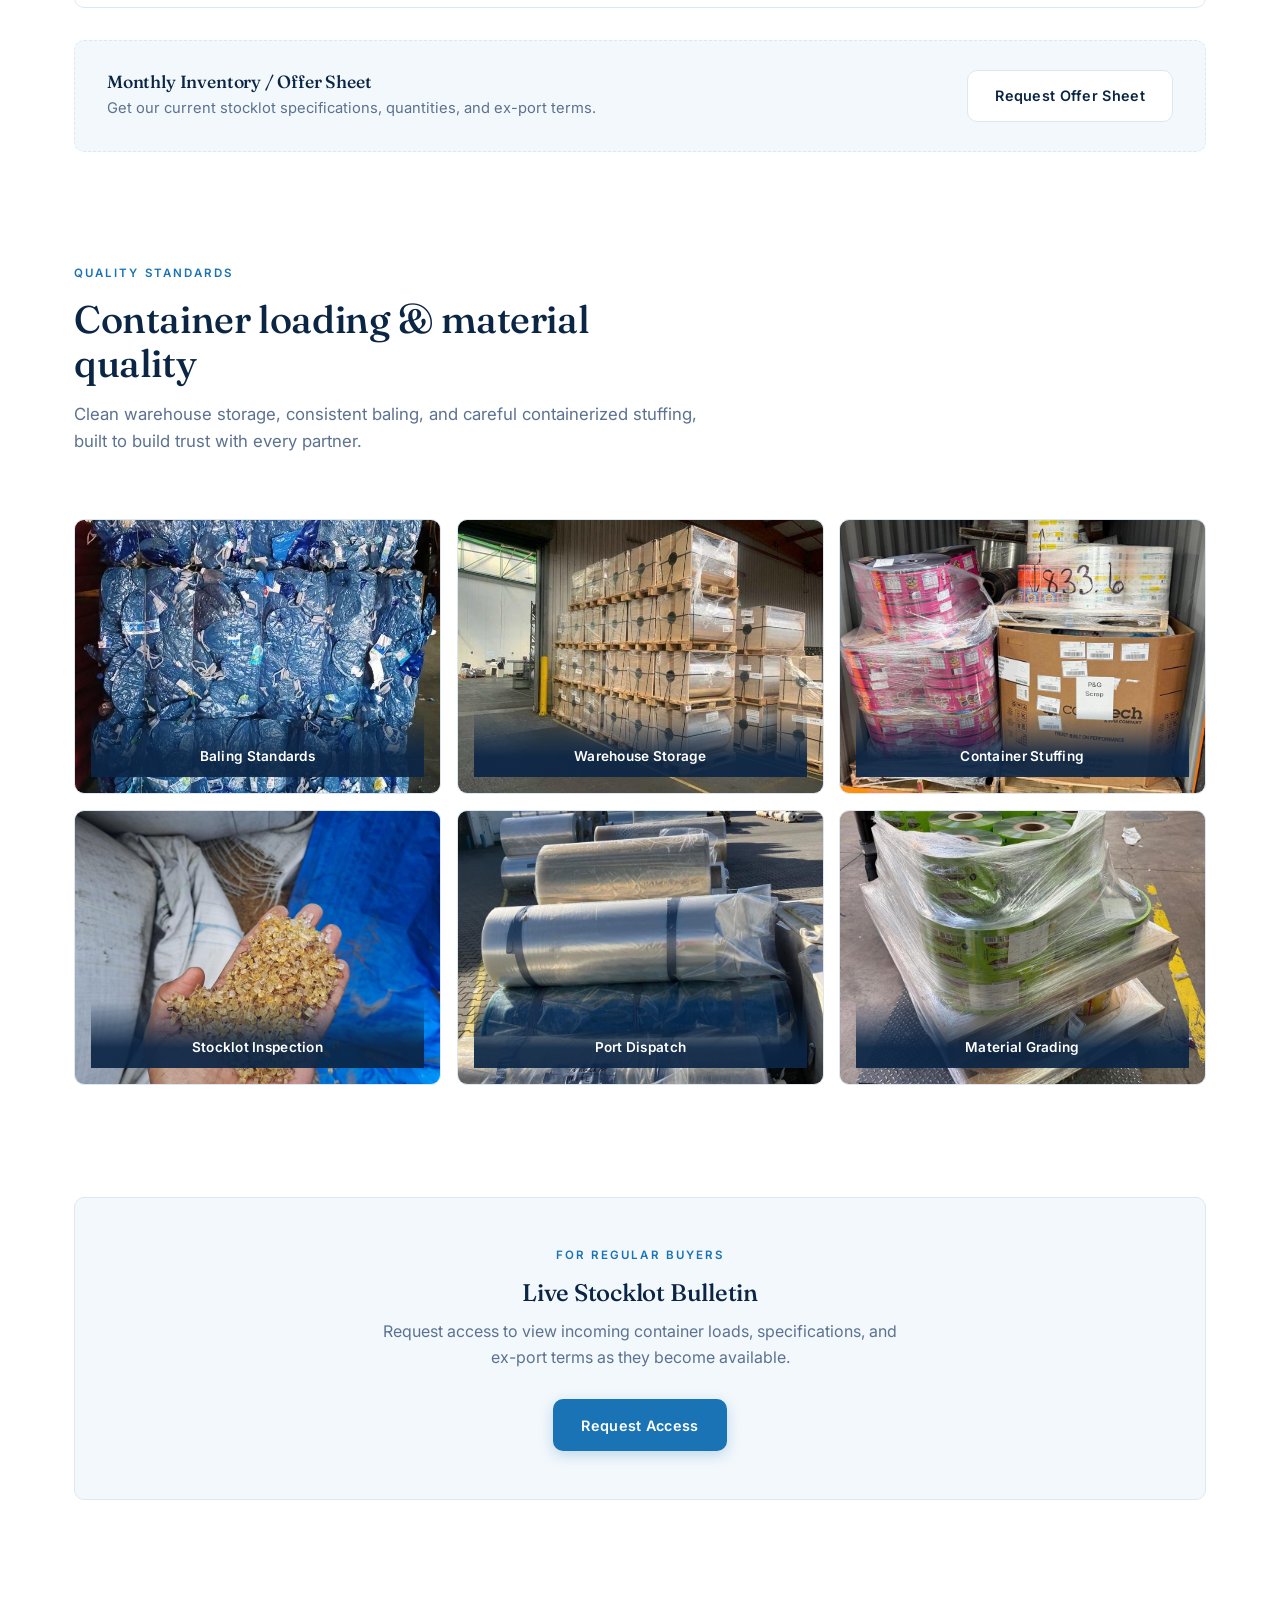
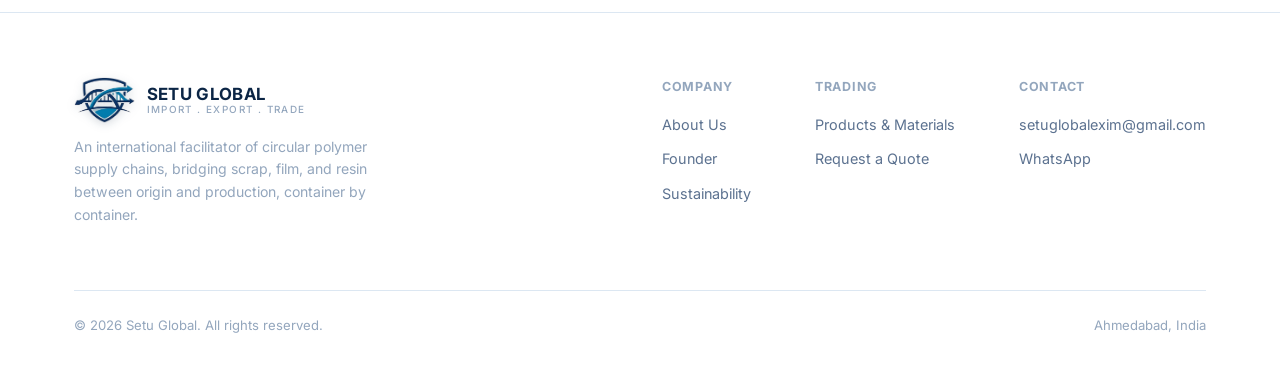
<file: setu-global-seo-updated/setu-global-seo-updated/products.html>
<!DOCTYPE html>
<html lang="en">
<head>
<meta charset="UTF-8">
<meta name="viewport" content="width=device-width, initial-scale=1.0">
<title>Products &amp; Materials | Setu Global</title>
<meta name="description" content="Films, stocklots, post industrial scrap, resins, and reprocessed pellets traded by Setu Global, graded and inspected before every shipment.">
<link rel="preconnect" href="https://fonts.googleapis.com">
<link href="https://fonts.googleapis.com/css2?family=Fraunces:wght@400;500;600&family=Inter:wght@400;500;600;700&display=swap" rel="stylesheet">
<link rel="stylesheet" href="style.css?v=5">
<link rel="canonical" href="https://setuglobal.co.in/products.html">
<meta property="og:type" content="website">
<meta property="og:site_name" content="Setu Global">
<meta property="og:title" content="Products & Materials | Setu Global">
<meta property="og:description" content="Films, stocklots, post industrial scrap, resins, and reprocessed pellets traded by Setu Global, graded and inspected before every shipment.">
<meta property="og:url" content="https://setuglobal.co.in/products.html">
<meta property="og:image" content="https://setuglobal.co.in/images/gallery-rolls.jpg">
<meta name="twitter:card" content="summary_large_image">
<meta name="twitter:title" content="Products & Materials | Setu Global">
<meta name="twitter:description" content="Films, stocklots, post industrial scrap, resins, and reprocessed pellets traded by Setu Global, graded and inspected before every shipment.">
<meta name="twitter:image" content="https://setuglobal.co.in/images/gallery-rolls.jpg">
<meta name="robots" content="index, follow">
<link rel="icon" href="images/logo-mark.png" type="image/png">
<script type="application/ld+json">{"@context": "https://schema.org", "@type": "Organization", "name": "Setu Global", "url": "https://setuglobal.co.in/", "logo": "https://setuglobal.co.in/images/logo-mark.png", "description": "Setu Global is an international facilitator of circular polymer supply chains, trading in post-industrial plastic scrap, film rolls, resins, and reprocessed raw materials.", "email": "setuglobalexim@gmail.com", "address": {"@type": "PostalAddress", "streetAddress": "B4, Patel Estate, Sarkhej", "addressLocality": "Ahmedabad", "addressRegion": "Gujarat", "addressCountry": "IN"}, "sameAs": ["https://www.linkedin.com/in/priyanshu-agarwal-88599721b"]}</script>

</head>
<body>

<header>
  <nav class="nav">
    <a href="index.html" class="logo"><img src="images/logo-mark.png" alt="Setu Global" class="logo-mark"><span class="logo-text-block"><span class="logo-name">SETU GLOBAL</span></span></a>
    <ul class="nav-links">
      <li><a href="index.html">Home</a></li>
      <li><a href="about.html">About Us</a></li>
      <li><a href="products.html" class="active">Products &amp; Materials</a></li>
      <li><a href="sustainability.html">Sustainability</a></li>
      <li><a href="founder.html">Founder</a></li>
      <li><a href="contact.html">Contact Us</a></li>
    </ul>
    <div class="nav-cta">
      <a href="contact.html" class="btn btn-ghost">Partner With Us</a>
      <a href="contact.html" class="btn btn-primary">Request a Quote</a>
    </div>
    <button class="nav-toggle" id="navToggle" aria-label="Menu">
      <span></span><span></span><span></span>
    </button>
  </nav>
  <div class="mobile-menu" id="mobileMenu">
    <a href="index.html">Home</a>
    <a href="about.html">About Us</a>
    <a href="products.html">Products &amp; Materials</a>
    <a href="sustainability.html">Sustainability</a>
    <a href="founder.html">Founder</a>
    <a href="contact.html">Contact Us</a>
    <a href="contact.html" class="btn btn-primary">Request a Quote</a>
  </div>
</header>

<main>

  <section class="page-hero">
    <div class="container">
      <span class="eyebrow">Products &amp; Materials</span>
      <h1>Handled across every major polymer category.</h1>
      <p>Organized by category, graded by specification, inspected before it ships.</p>
    </div>
  </section>

  <section>
    <div class="container">

      <div class="product-cat">
        <div class="product-cat-head">
          <h3>Films &amp; Stocklots</h3>
          <span class="tag">Category 01</span>
        </div>
        <div class="product-items">
          <div class="product-item">PET Film, Printed <button onclick="openModal('PET Film, Printed')">Inquire →</button></div>
          <div class="product-item">PET Film, Plain <button onclick="openModal('PET Film, Plain')">Inquire →</button></div>
          <div class="product-item">PET Film, Metallized <button onclick="openModal('PET Film, Metallized')">Inquire →</button></div>
          <div class="product-item">BOPP Film <button onclick="openModal('BOPP Film')">Inquire →</button></div>
          <div class="product-item">Shrink Film <button onclick="openModal('Shrink Film')">Inquire →</button></div>
          <div class="product-item">Polyester Rolls <button onclick="openModal('Polyester Rolls')">Inquire →</button></div>
        </div>
      </div>

      <div class="product-cat">
        <div class="product-cat-head">
          <h3>Post-Industrial Scrap &amp; Resins</h3>
          <span class="tag">Category 02</span>
        </div>
        <div class="product-items">
          <div class="product-item">Polypropylene (PP, raffia grade) <button onclick="openModal('Polypropylene (PP, raffia grade)')">Inquire →</button></div>
          <div class="product-item">High-Density Polyethylene (HDPE) <button onclick="openModal('HDPE')">Inquire →</button></div>
          <div class="product-item">Low-Density Polyethylene (LDPE) <button onclick="openModal('LDPE')">Inquire →</button></div>
          <div class="product-item">EPDM <button onclick="openModal('EPDM')">Inquire →</button></div>
          <div class="product-item">Nylon (PA6 / PA66) Scrap <button onclick="openModal('Nylon Scrap')">Inquire →</button></div>
          <div class="product-item">Engineering Polymer Waste <button onclick="openModal('Engineering Polymer Waste')">Inquire →</button></div>
        </div>
      </div>

      <div class="product-cat">
        <div class="product-cat-head">
          <h3>Material Formats</h3>
          <span class="tag">Category 03</span>
        </div>
        <div class="product-items">
          <div class="product-item">Baled Scrap <button onclick="openModal('Baled Scrap')">Inquire →</button></div>
          <div class="product-item">Roll Stocklots <button onclick="openModal('Roll Stocklots')">Inquire →</button></div>
          <div class="product-item">Regrinds <button onclick="openModal('Regrinds')">Inquire →</button></div>
          <div class="product-item">Reprocessed Pellets <button onclick="openModal('Reprocessed Pellets')">Inquire →</button></div>
          <div class="product-item">Agglomerates <button onclick="openModal('Agglomerates')">Inquire →</button></div>
          <div class="product-item">Flakes <button onclick="openModal('Flakes')">Inquire →</button></div>
        </div>
      </div>

      <div class="product-cat">
        <div class="product-cat-head">
          <h3>Specialty &amp; Custom Grades</h3>
          <span class="tag">Category 04</span>
        </div>
        <div class="product-items">
          <div class="product-item">Color Sorted Scrap <button onclick="openModal('Color Sorted Scrap')">Inquire →</button></div>
          <div class="product-item">Food Grade PET Flakes <button onclick="openModal('Food Grade PET Flakes')">Inquire →</button></div>
          <div class="product-item">Custom Blended Compounds <button onclick="openModal('Custom Blended Compounds')">Inquire →</button></div>
          <div class="product-item">Off-Spec / Rejected Batches <button onclick="openModal('Off-Spec Batches')">Inquire →</button></div>
        </div>
      </div>

      <div class="offer-sheet-cta">
        <div>
          <h3 style="font-size:1.1rem; margin-bottom:0.3rem;">Monthly Inventory / Offer Sheet</h3>
          <p>Get our current stocklot specifications, quantities, and ex-port terms.</p>
        </div>
        <a href="contact.html" class="btn btn-ghost">Request Offer Sheet</a>
      </div>

      <div class="section-head" style="margin-top: var(--space-xl);">
        <span class="eyebrow">Quality Standards</span>
        <h2>Container loading &amp; material quality</h2>
        <p>Clean warehouse storage, consistent baling, and careful containerized stuffing, built to build trust with every partner.</p>
      </div>
      <div class="gallery-grid">
        <div class="gallery-item"><img src="images/gallery-baling.jpg" alt="Baling standards"><span>Baling Standards</span></div>
        <div class="gallery-item"><img src="images/gallery-storage.jpg" alt="Warehouse storage"><span>Warehouse Storage</span></div>
        <div class="gallery-item"><img src="images/gallery-stuffing.jpg" alt="Container stuffing"><span>Container Stuffing</span></div>
        <div class="gallery-item"><img src="images/gallery-grading.jpg" alt="Stocklot inspection"><span>Stocklot Inspection</span></div>
        <div class="gallery-item"><img src="images/gallery-dispatch.jpg" alt="Port dispatch"><span>Port Dispatch</span></div>
        <div class="gallery-item"><img src="images/gallery-rolls.jpg" alt="Material grading"><span>Material Grading</span></div>
      </div>

      <div class="bulletin" style="margin-top: var(--space-xl);">
        <span class="eyebrow">For Regular Buyers</span>
        <h3>Live Stocklot Bulletin</h3>
        <p>Request access to view incoming container loads, specifications, and ex-port terms as they become available.</p>
        <a href="contact.html" class="btn btn-primary">Request Access</a>
      </div>

    </div>
  </section>

</main>

<footer>
  <div class="container">
    <div class="footer-top">
      <div class="footer-brand">
        <a href="index.html" class="logo"><img src="images/logo-mark.png" alt="Setu Global" class="logo-mark" style="height:46px;"><span class="logo-text-block"><span class="logo-name">SETU GLOBAL</span><span class="logo-tag">Import . Export . Trade</span></span></a>
        <p>An international facilitator of circular polymer supply chains, bridging scrap, film, and resin between origin and production, container by container.</p>
      </div>
      <div class="footer-cols">
        <div class="footer-col">
          <h5>Company</h5>
          <a href="about.html">About Us</a>
          <a href="founder.html">Founder</a>
          <a href="sustainability.html">Sustainability</a>
        </div>
        <div class="footer-col">
          <h5>Trading</h5>
          <a href="products.html">Products &amp; Materials</a>
          <a href="contact.html">Request a Quote</a>
        </div>
        <div class="footer-col">
          <h5>Contact</h5>
          <a href="mailto:setuglobalexim@gmail.com">setuglobalexim@gmail.com</a>
          <a href="https://wa.me/917990073517">WhatsApp</a>
        </div>
      </div>
    </div>
    <div class="footer-bottom">
      <span>© 2026 Setu Global. All rights reserved.</span>
      <span>Ahmedabad, India</span>
    </div>
  </div>
</footer>

<a href="https://wa.me/917990073517" class="wa-float" target="_blank" rel="noopener" aria-label="Chat on WhatsApp">
  <svg width="28" height="28" viewBox="0 0 24 24" fill="#0a0a0a"><path d="M17.6 6.3A8.9 8.9 0 0 0 12 4a8.9 8.9 0 0 0-7.9 13l-1 3.7 3.8-1a8.9 8.9 0 0 0 4.3 1.1h.1a8.9 8.9 0 0 0 8.9-8.9c0-2.4-.9-4.6-2.6-6.3zM12 19.4h-.1a7.4 7.4 0 0 1-3.8-1l-.3-.1-2.3.6.6-2.2-.2-.3a7.4 7.4 0 1 1 13.7-3.9 7.4 7.4 0 0 1-7.4 6.9zm4-5.5c-.2-.1-1.3-.6-1.5-.7-.2-.1-.3-.1-.5.1-.1.2-.5.7-.6.8-.1.1-.2.2-.4.1-.2-.1-.8-.3-1.6-1-.6-.5-1-1.2-1.1-1.4-.1-.2 0-.3.1-.4l.3-.4.2-.3c.1-.1 0-.2 0-.3 0-.1-.5-1.2-.7-1.6-.2-.4-.4-.4-.5-.4h-.4c-.2 0-.4.1-.6.3-.2.2-.8.8-.8 1.9 0 1.1.8 2.2.9 2.3.1.2 1.6 2.4 3.8 3.4.5.2 1 .4 1.3.5.5.2 1 .1 1.4.1.4-.1 1.3-.5 1.5-1 .2-.5.2-.9.1-1l-.4-.1z"/></svg>
</a>

<!-- Inquiry Modal -->
<div class="modal-overlay" id="modalOverlay">
  <div class="modal">
    <button class="modal-close" onclick="closeModal()">&times;</button>
    <h3 id="modalTitle">Inquire About This Grade</h3>
    <p class="modal-sub">Send us your requirement and we'll respond within 24 business hours.</p>
    <form id="modalForm">
      <div class="form-group">
        <label for="modalName">Name</label>
        <input type="text" id="modalName" required>
      </div>
      <div class="form-group">
        <label for="modalQty">Quantity Needed</label>
        <input type="text" id="modalQty" placeholder="e.g. 1 x 40ft FCL">
      </div>
      <div class="form-group">
        <label for="modalEmail">Email or WhatsApp</label>
        <input type="text" id="modalEmail" required>
      </div>
      <button type="submit" class="btn btn-primary" style="width:100%; justify-content:center;">Send Inquiry</button>
    </form>
  </div>
</div>

<script src="main.js?v=4"></script>
</body>
</html>
</file>
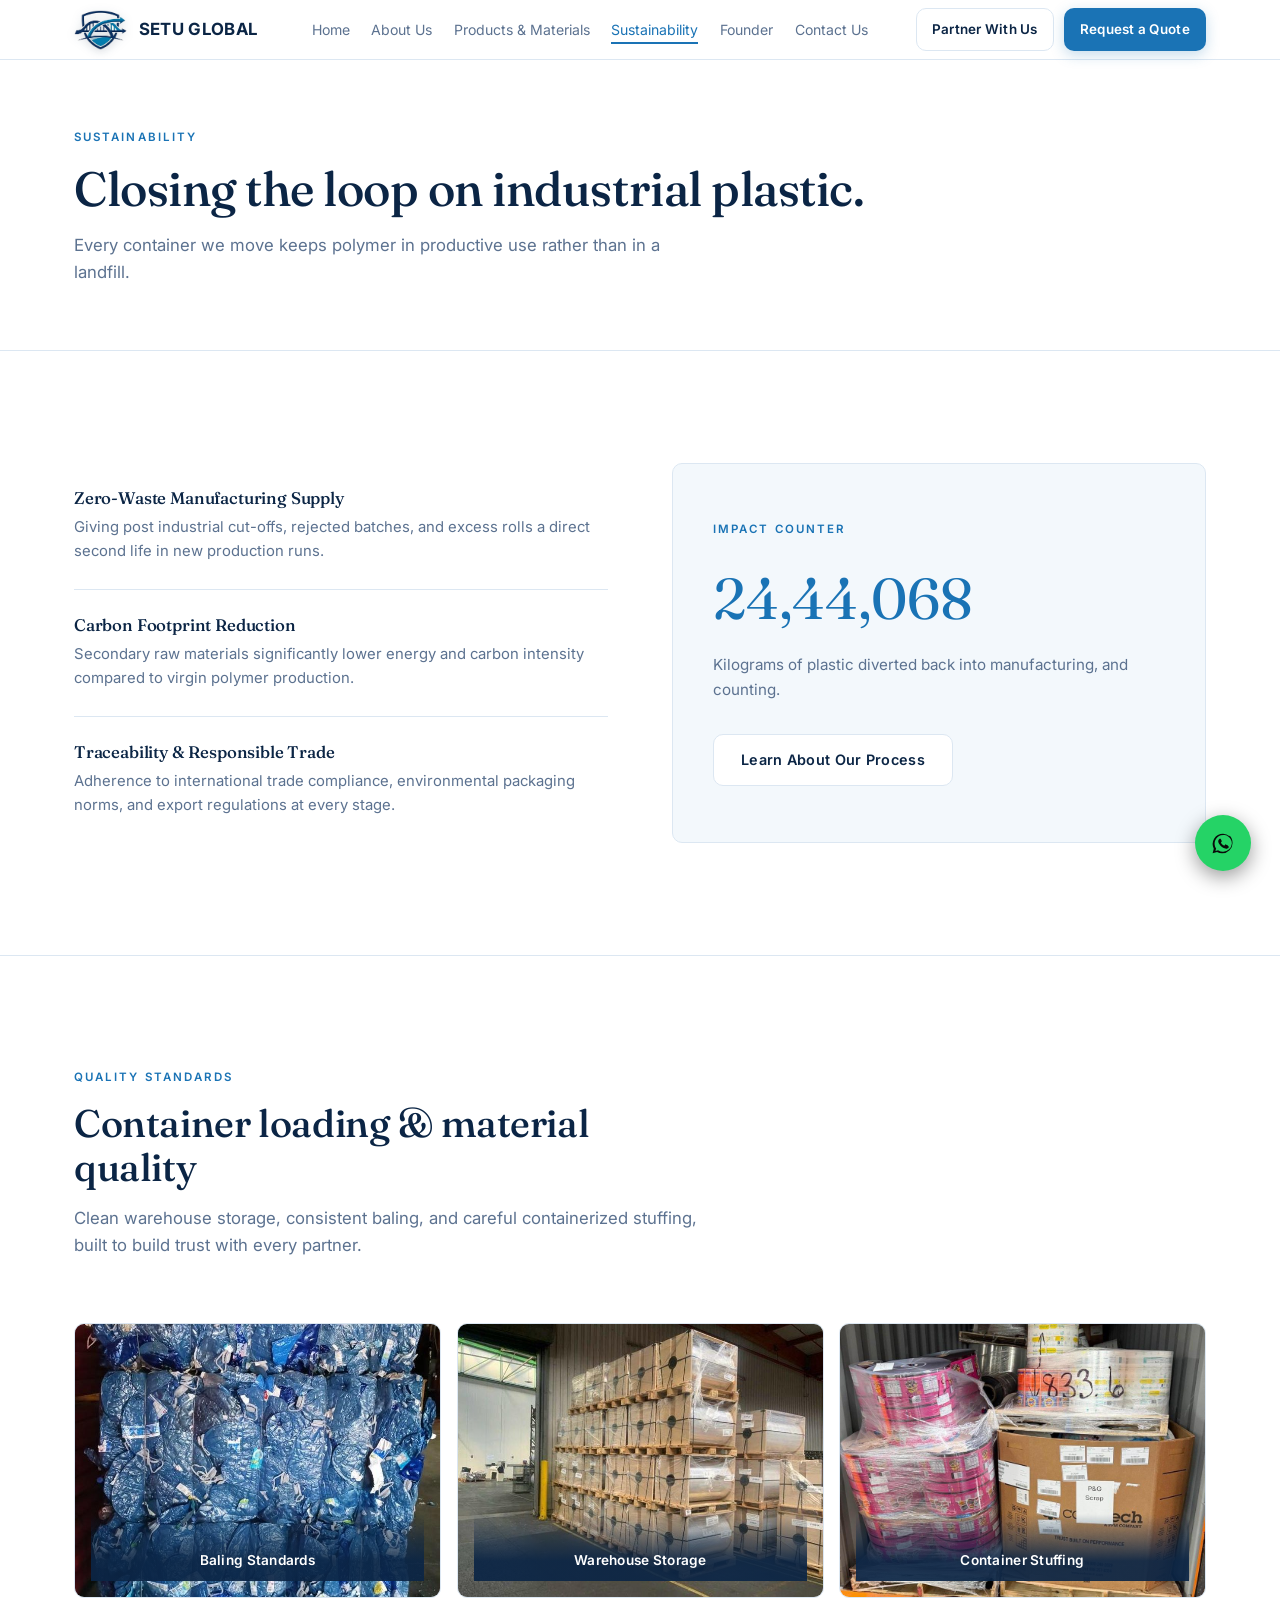
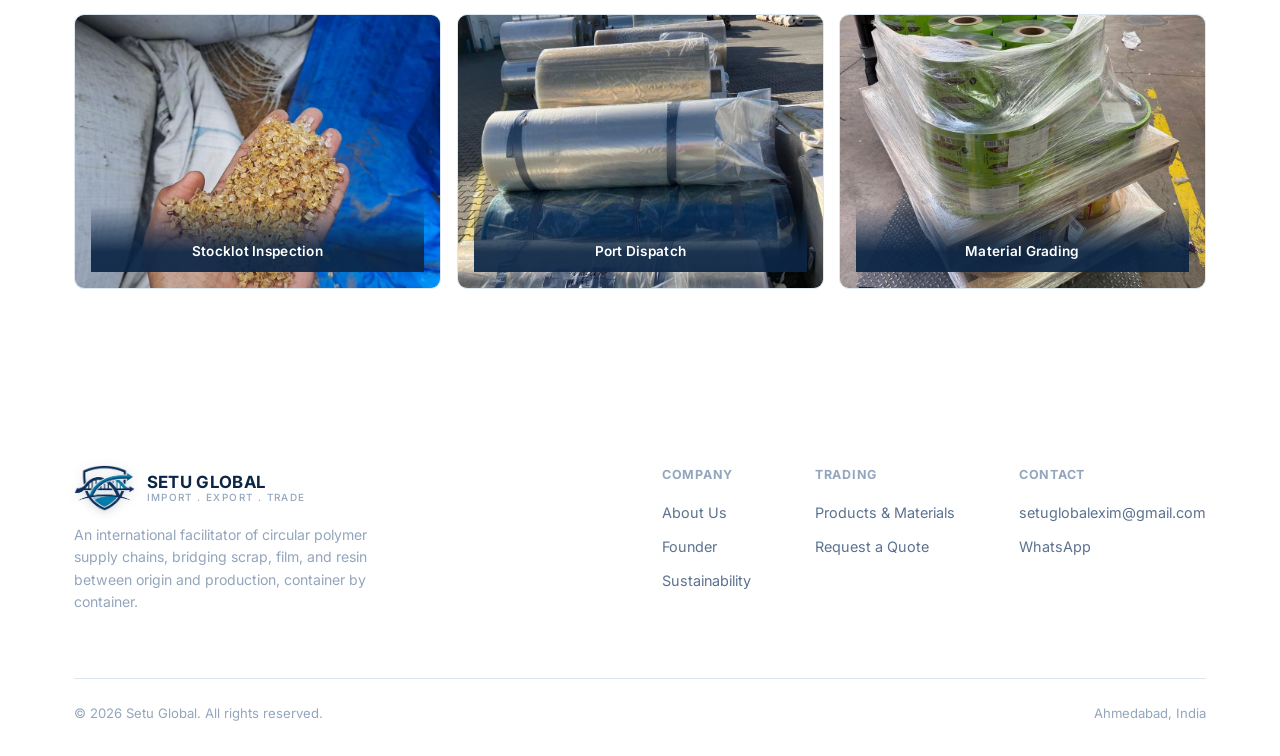
<file: setu-global-seo-updated/setu-global-seo-updated/sustainability.html>
<!DOCTYPE html>
<html lang="en">
<head>
<meta charset="UTF-8">
<meta name="viewport" content="width=device-width, initial-scale=1.0">
<title>Sustainability | Setu Global</title>
<meta name="description" content="How Setu Global closes the loop on industrial plastic, reducing carbon footprint and diverting post industrial waste back into manufacturing.">
<link rel="preconnect" href="https://fonts.googleapis.com">
<link href="https://fonts.googleapis.com/css2?family=Fraunces:wght@400;500;600&family=Inter:wght@400;500;600;700&display=swap" rel="stylesheet">
<link rel="stylesheet" href="style.css?v=5">
<link rel="canonical" href="https://setuglobal.co.in/sustainability.html">
<meta property="og:type" content="website">
<meta property="og:site_name" content="Setu Global">
<meta property="og:title" content="Sustainability | Setu Global">
<meta property="og:description" content="How Setu Global closes the loop on industrial plastic, reducing carbon footprint and diverting post industrial waste back into manufacturing.">
<meta property="og:url" content="https://setuglobal.co.in/sustainability.html">
<meta property="og:image" content="https://setuglobal.co.in/images/gallery-baling.jpg">
<meta name="twitter:card" content="summary_large_image">
<meta name="twitter:title" content="Sustainability | Setu Global">
<meta name="twitter:description" content="How Setu Global closes the loop on industrial plastic, reducing carbon footprint and diverting post industrial waste back into manufacturing.">
<meta name="twitter:image" content="https://setuglobal.co.in/images/gallery-baling.jpg">
<meta name="robots" content="index, follow">
<link rel="icon" href="images/logo-mark.png" type="image/png">
<script type="application/ld+json">{"@context": "https://schema.org", "@type": "Organization", "name": "Setu Global", "url": "https://setuglobal.co.in/", "logo": "https://setuglobal.co.in/images/logo-mark.png", "description": "Setu Global is an international facilitator of circular polymer supply chains, trading in post-industrial plastic scrap, film rolls, resins, and reprocessed raw materials.", "email": "setuglobalexim@gmail.com", "address": {"@type": "PostalAddress", "streetAddress": "B4, Patel Estate, Sarkhej", "addressLocality": "Ahmedabad", "addressRegion": "Gujarat", "addressCountry": "IN"}, "sameAs": ["https://www.linkedin.com/in/priyanshu-agarwal-88599721b"]}</script>

</head>
<body>

<header>
  <nav class="nav">
    <a href="index.html" class="logo"><img src="images/logo-mark.png" alt="Setu Global" class="logo-mark"><span class="logo-text-block"><span class="logo-name">SETU GLOBAL</span></span></a>
    <ul class="nav-links">
      <li><a href="index.html">Home</a></li>
      <li><a href="about.html">About Us</a></li>
      <li><a href="products.html">Products &amp; Materials</a></li>
      <li><a href="sustainability.html" class="active">Sustainability</a></li>
      <li><a href="founder.html">Founder</a></li>
      <li><a href="contact.html">Contact Us</a></li>
    </ul>
    <div class="nav-cta">
      <a href="contact.html" class="btn btn-ghost">Partner With Us</a>
      <a href="contact.html" class="btn btn-primary">Request a Quote</a>
    </div>
    <button class="nav-toggle" id="navToggle" aria-label="Menu">
      <span></span><span></span><span></span>
    </button>
  </nav>
  <div class="mobile-menu" id="mobileMenu">
    <a href="index.html">Home</a>
    <a href="about.html">About Us</a>
    <a href="products.html">Products &amp; Materials</a>
    <a href="sustainability.html">Sustainability</a>
    <a href="founder.html">Founder</a>
    <a href="contact.html">Contact Us</a>
    <a href="contact.html" class="btn btn-primary">Request a Quote</a>
  </div>
</header>

<main>

  <section class="page-hero">
    <div class="container">
      <span class="eyebrow">Sustainability</span>
      <h1>Closing the loop on industrial plastic.</h1>
      <p>Every container we move keeps polymer in productive use rather than in a landfill.</p>
    </div>
  </section>

  <section>
    <div class="container">
      <div class="sustain-wrap">
        <div>
          <div class="pillar">
            <h4>Zero-Waste Manufacturing Supply</h4>
            <p>Giving post industrial cut-offs, rejected batches, and excess rolls a direct second life in new production runs.</p>
          </div>
          <div class="pillar">
            <h4>Carbon Footprint Reduction</h4>
            <p>Secondary raw materials significantly lower energy and carbon intensity compared to virgin polymer production.</p>
          </div>
          <div class="pillar">
            <h4>Traceability &amp; Responsible Trade</h4>
            <p>Adherence to international trade compliance, environmental packaging norms, and export regulations at every stage.</p>
          </div>
        </div>
        <div class="impact-counter">
          <span class="eyebrow">Impact Counter</span>
          <div class="big-num" id="impactCounter">0</div>
          <div class="big-label">Kilograms of plastic diverted back into manufacturing, and counting.</div>
          <a href="contact.html" class="btn btn-ghost" style="align-self:flex-start;">Learn About Our Process</a>
        </div>
      </div>
    </div>
  </section>

  <section style="border-bottom: none;">
    <div class="container">
      <div class="section-head">
        <span class="eyebrow">Quality Standards</span>
        <h2>Container loading &amp; material quality</h2>
        <p>Clean warehouse storage, consistent baling, and careful containerized stuffing, built to build trust with every partner.</p>
      </div>
      <div class="gallery-grid">
        <div class="gallery-item"><img src="images/gallery-baling.jpg" alt="Baling standards"><span>Baling Standards</span></div>
        <div class="gallery-item"><img src="images/gallery-storage.jpg" alt="Warehouse storage"><span>Warehouse Storage</span></div>
        <div class="gallery-item"><img src="images/gallery-stuffing.jpg" alt="Container stuffing"><span>Container Stuffing</span></div>
        <div class="gallery-item"><img src="images/gallery-grading.jpg" alt="Stocklot inspection"><span>Stocklot Inspection</span></div>
        <div class="gallery-item"><img src="images/gallery-dispatch.jpg" alt="Port dispatch"><span>Port Dispatch</span></div>
        <div class="gallery-item"><img src="images/gallery-rolls.jpg" alt="Material grading"><span>Material Grading</span></div>
      </div>
    </div>
  </section>

</main>

<footer>
  <div class="container">
    <div class="footer-top">
      <div class="footer-brand">
        <a href="index.html" class="logo"><img src="images/logo-mark.png" alt="Setu Global" class="logo-mark" style="height:46px;"><span class="logo-text-block"><span class="logo-name">SETU GLOBAL</span><span class="logo-tag">Import . Export . Trade</span></span></a>
        <p>An international facilitator of circular polymer supply chains, bridging scrap, film, and resin between origin and production, container by container.</p>
      </div>
      <div class="footer-cols">
        <div class="footer-col">
          <h5>Company</h5>
          <a href="about.html">About Us</a>
          <a href="founder.html">Founder</a>
          <a href="sustainability.html">Sustainability</a>
        </div>
        <div class="footer-col">
          <h5>Trading</h5>
          <a href="products.html">Products &amp; Materials</a>
          <a href="contact.html">Request a Quote</a>
        </div>
        <div class="footer-col">
          <h5>Contact</h5>
          <a href="mailto:setuglobalexim@gmail.com">setuglobalexim@gmail.com</a>
          <a href="https://wa.me/917990073517">WhatsApp</a>
        </div>
      </div>
    </div>
    <div class="footer-bottom">
      <span>© 2026 Setu Global. All rights reserved.</span>
      <span>Ahmedabad, India</span>
    </div>
  </div>
</footer>

<a href="https://wa.me/917990073517" class="wa-float" target="_blank" rel="noopener" aria-label="Chat on WhatsApp">
  <svg width="28" height="28" viewBox="0 0 24 24" fill="#0a0a0a"><path d="M17.6 6.3A8.9 8.9 0 0 0 12 4a8.9 8.9 0 0 0-7.9 13l-1 3.7 3.8-1a8.9 8.9 0 0 0 4.3 1.1h.1a8.9 8.9 0 0 0 8.9-8.9c0-2.4-.9-4.6-2.6-6.3zM12 19.4h-.1a7.4 7.4 0 0 1-3.8-1l-.3-.1-2.3.6.6-2.2-.2-.3a7.4 7.4 0 1 1 13.7-3.9 7.4 7.4 0 0 1-7.4 6.9zm4-5.5c-.2-.1-1.3-.6-1.5-.7-.2-.1-.3-.1-.5.1-.1.2-.5.7-.6.8-.1.1-.2.2-.4.1-.2-.1-.8-.3-1.6-1-.6-.5-1-1.2-1.1-1.4-.1-.2 0-.3.1-.4l.3-.4.2-.3c.1-.1 0-.2 0-.3 0-.1-.5-1.2-.7-1.6-.2-.4-.4-.4-.5-.4h-.4c-.2 0-.4.1-.6.3-.2.2-.8.8-.8 1.9 0 1.1.8 2.2.9 2.3.1.2 1.6 2.4 3.8 3.4.5.2 1 .4 1.3.5.5.2 1 .1 1.4.1.4-.1 1.3-.5 1.5-1 .2-.5.2-.9.1-1l-.4-.1z"/></svg>
</a>

<script src="main.js?v=4"></script>
</body>
</html>
</file>
<file: style.css>
/* ========================================
   Setu Global, White and Blue Theme
   ======================================== */

:root {
  --bg: #ffffff;
  --bg-alt: #f3f8fc;
  --bg-card: #f3f8fc;
  --bg-navy: #0b2a4a;
  --border: #dce7f2;
  --text: #0b2545;
  --text-dim: #5c7290;
  --text-faint: #93a6bd;
  --accent: #1a73b5;
  --accent-dim: #0f5890;
  --accent-light: #4ea6e0;
  --radius: 10px;
  --max-width: 1180px;
  --space-xs: 0.5rem;
  --space-sm: 1rem;
  --space-md: 2rem;
  --space-lg: 4rem;
  --space-xl: 7rem;
}

* { box-sizing: border-box; margin: 0; padding: 0; }

html { scroll-behavior: smooth; }

body {
  background: var(--bg);
  color: var(--text);
  font-family: 'Inter', -apple-system, BlinkMacSystemFont, 'Segoe UI', sans-serif;
  font-size: 16px;
  line-height: 1.6;
  -webkit-font-smoothing: antialiased;
  overflow-x: hidden;
}

/* ---------- Scroll reveal animations ---------- */
.reveal {
  opacity: 0;
  transform: translateY(26px);
  transition: opacity 0.7s cubic-bezier(0.16, 1, 0.3, 1), transform 0.7s cubic-bezier(0.16, 1, 0.3, 1);
  will-change: opacity, transform;
}
.reveal.in-view {
  opacity: 1;
  transform: translateY(0);
}
.reveal-delay-1 { transition-delay: 0.08s; }
.reveal-delay-2 { transition-delay: 0.16s; }
.reveal-delay-3 { transition-delay: 0.24s; }
.reveal-delay-4 { transition-delay: 0.32s; }

@media (prefers-reduced-motion: reduce) {
  .reveal, .reveal.in-view, .logo-mark, .card, .btn { transition: none !important; animation: none !important; transform: none !important; }
}

h1, h2, h3, h4 {
  font-family: 'Fraunces', Georgia, serif;
  font-weight: 500;
  letter-spacing: -0.01em;
  line-height: 1.15;
}

a { color: inherit; text-decoration: none; }

img { max-width: 100%; display: block; }

.container {
  max-width: var(--max-width);
  margin: 0 auto;
  padding: 0 1.5rem;
}

.eyebrow {
  font-size: 0.72rem;
  letter-spacing: 0.18em;
  text-transform: uppercase;
  color: var(--accent);
  font-weight: 600;
  display: block;
  margin-bottom: 0.9rem;
}

.section-head {
  max-width: 640px;
  margin-bottom: var(--space-lg);
}

.section-head h2 {
  font-size: clamp(1.8rem, 3vw, 2.6rem);
  margin-bottom: 1rem;
}

.section-head p {
  color: var(--text-dim);
  font-size: 1.05rem;
}

section { padding: var(--space-xl) 0; border-bottom: 1px solid var(--border); }

/* ---------- Buttons ---------- */
.btn {
  display: inline-flex;
  align-items: center;
  gap: 0.5rem;
  padding: 0.85rem 1.7rem;
  border-radius: var(--radius);
  font-size: 0.9rem;
  font-weight: 600;
  letter-spacing: 0.02em;
  cursor: pointer;
  border: 1px solid transparent;
  transition: transform 0.25s cubic-bezier(0.16,1,0.3,1), box-shadow 0.25s ease, background 0.2s ease, border-color 0.2s ease, color 0.2s ease;
}

.btn-primary {
  background: var(--accent);
  color: #ffffff;
  box-shadow: 0 4px 14px rgba(26,115,181,0.25);
}
.btn-primary:hover {
  background: var(--accent-dim);
  transform: translateY(-2px);
  box-shadow: 0 10px 24px rgba(26,115,181,0.32);
}

.btn-ghost {
  background: #ffffff;
  border: 1.5px solid var(--border);
  color: var(--text);
}
.btn-ghost:hover {
  border-color: var(--accent);
  color: var(--accent);
  transform: translateY(-2px);
  box-shadow: 0 8px 20px rgba(26,115,181,0.12);
}

/* ---------- Header ---------- */
header {
  position: fixed;
  top: 0; left: 0; right: 0;
  z-index: 100;
  background: rgba(255,255,255,0.86);
  backdrop-filter: blur(12px);
  border-bottom: 1px solid var(--border);
  transition: box-shadow 0.3s ease;
}
header.scrolled { box-shadow: 0 4px 24px rgba(11,37,69,0.06); }

.nav {
  display: flex;
  align-items: center;
  justify-content: space-between;
  padding: 0.5rem 1.5rem;
  max-width: var(--max-width);
  margin: 0 auto;
}

.logo {
  font-family: 'Fraunces', serif;
  font-size: 1.25rem;
  font-weight: 600;
  letter-spacing: 0.01em;
  display: flex;
  align-items: center;
  gap: 0.7rem;
}
.logo span { color: var(--accent); }

.logo-mark {
  height: 40px;
  width: auto;
  display: block;
  /* no border-radius and no fixed width: the mark is a shield, not a circle,
     so constraining it to a square was clipping the pointed base. */
  filter: drop-shadow(0 2px 5px rgba(11,37,69,0.18));
  animation: logoFloat 3.6s ease-in-out infinite;
}

.logo-text-block {
  display: flex;
  flex-direction: column;
  line-height: 1.15;
}
.logo-text-block .logo-name {
  font-family: 'Inter', sans-serif;
  font-size: 1.05rem;
  font-weight: 700;
  letter-spacing: 0.02em;
  color: var(--text);
  white-space: nowrap;
}
.logo-text-block .logo-tag {
  font-family: 'Inter', sans-serif;
  font-size: 0.62rem;
  font-weight: 500;
  letter-spacing: 0.14em;
  text-transform: uppercase;
  color: var(--text-faint);
  white-space: nowrap;
}

@keyframes logoFloat {
  0%, 100% { transform: translateY(0); }
  50% { transform: translateY(-4px); }
}

.nav-links {
  display: flex;
  gap: 2.1rem;
  list-style: none;
}

.nav-links a {
  font-size: 0.88rem;
  color: var(--text-dim);
  transition: color 0.2s;
  position: relative;
  padding-bottom: 2px;
}
.nav-links a::after {
  content: "";
  position: absolute;
  left: 0; bottom: -4px;
  width: 0;
  height: 2px;
  background: var(--accent);
  transition: width 0.3s cubic-bezier(0.16,1,0.3,1);
}
.nav-links a:hover { color: var(--text); }
.nav-links a:hover::after, .nav-links a.active::after { width: 100%; }

.nav-cta { display: flex; align-items: center; gap: 1.2rem; }

.nav-toggle {
  display: none;
  flex-direction: column;
  gap: 5px;
  background: none;
  border: none;
  cursor: pointer;
  padding: 0.3rem;
}
.nav-toggle span { width: 22px; height: 1.5px; background: var(--text); }

/* ---------- Hero ---------- */
.hero {
  padding: calc(var(--space-xl) + 4rem) 0 var(--space-xl);
  border-bottom: 1px solid var(--border);
  position: relative;
  overflow: hidden;
}

.hero::before {
  content: "";
  position: absolute;
  top: -20%; right: -10%;
  width: 700px; height: 700px;
  background: radial-gradient(circle, rgba(26,115,181,0.10) 0%, transparent 70%);
  pointer-events: none;
  animation: heroGlow 8s ease-in-out infinite;
}

@keyframes heroGlow {
  0%, 100% { transform: scale(1) translate(0,0); }
  50% { transform: scale(1.1) translate(-20px, 20px); }
}

.hero-inner { max-width: 760px; position: relative; }

.hero h1 {
  font-size: clamp(2.4rem, 5.2vw, 4.2rem);
  margin-bottom: 1.6rem;
}

.hero .sub {
  font-size: 1.15rem;
  color: var(--text-dim);
  max-width: 560px;
  margin-bottom: 2.6rem;
}

/* ---------- Page header (sub-pages) ---------- */
.page-hero {
  padding: calc(var(--space-lg) + 4rem) 0 var(--space-lg);
  border-bottom: 1px solid var(--border);
}
.page-hero h1 {
  font-size: clamp(2rem, 4vw, 3rem);
  margin-bottom: 1rem;
}
.page-hero p {
  color: var(--text-dim);
  font-size: 1.05rem;
  max-width: 600px;
}

.nav-links a.active { color: var(--accent); }

/* ---------- Pricing / logistics callout strips ---------- */
.callout-strip {
  display: grid;
  grid-template-columns: 1fr 1fr;
  gap: 1.5rem;
  margin-top: var(--space-lg);
}
.callout-strip .card h3 { color: var(--accent-light); }

.hero-ctas { display: flex; gap: 1rem; flex-wrap: wrap; margin-bottom: var(--space-lg); }

/* Stats */
.stats {
  display: grid;
  grid-template-columns: repeat(3, 1fr);
  gap: 1.5rem;
  margin-top: var(--space-lg);
  padding-top: var(--space-lg);
  border-top: 1px solid var(--border);
  max-width: 820px;
}

.stat-num {
  font-family: 'Fraunces', serif;
  font-size: clamp(1.9rem, 3vw, 2.6rem);
  color: var(--accent);
  margin-bottom: 0.3rem;
}

.stat-label {
  font-size: 0.82rem;
  color: var(--text-faint);
  text-transform: uppercase;
  letter-spacing: 0.08em;
}

/* ---------- Cards grid (offerings / pillars) ---------- */
.grid-3 {
  display: grid;
  grid-template-columns: repeat(3, 1fr);
  gap: 1.5rem;
}

.grid-4 {
  display: grid;
  grid-template-columns: repeat(4, 1fr);
  gap: 1.5rem;
}

.card {
  background: #ffffff;
  border: 1px solid var(--border);
  border-radius: var(--radius);
  padding: 2.2rem 1.8rem;
  transition: border-color 0.3s ease, transform 0.3s cubic-bezier(0.16,1,0.3,1), box-shadow 0.3s ease;
  box-shadow: 0 1px 2px rgba(11,37,69,0.04);
}
.card:hover {
  border-color: var(--accent-light);
  transform: translateY(-5px);
  box-shadow: 0 16px 32px rgba(11,37,69,0.1);
}

.card-num {
  font-family: 'Fraunces', serif;
  font-size: 0.85rem;
  color: var(--accent);
  margin-bottom: 1.2rem;
  letter-spacing: 0.05em;
}

.card h3 {
  font-size: 1.18rem;
  margin-bottom: 0.7rem;
}

.card p { color: var(--text-dim); font-size: 0.95rem; }

/* ---------- About ---------- */
.about-grid {
  display: grid;
  grid-template-columns: 1fr 1fr;
  gap: var(--space-lg);
  align-items: start;
}

.about-grid h2 { font-size: clamp(1.8rem, 3vw, 2.4rem); margin-bottom: 1.4rem; }
.about-grid .lead { font-size: 1.1rem; color: var(--text-dim); margin-bottom: 1.4rem; }
.about-grid p { color: var(--text-dim); margin-bottom: 1rem; font-size: 0.98rem; }

.mission-box {
  background: var(--bg-card);
  border: 1px solid var(--border);
  border-left: 2px solid var(--accent);
  padding: 2rem;
  border-radius: var(--radius);
}
.mission-box .eyebrow { margin-bottom: 0.7rem; }
.mission-box p { color: var(--text); font-size: 1.05rem; font-family: 'Fraunces', serif; font-weight: 400; line-height: 1.5; }

.route-map {
  margin-top: var(--space-lg);
  border: 1px solid var(--border);
  border-radius: var(--radius);
  padding: 2.5rem;
  background: var(--bg-card);
}

.route-list {
  display: grid;
  grid-template-columns: repeat(4, 1fr);
  gap: 1.5rem;
  margin-top: 1.5rem;
  list-style: none;
}

.route-list li {
  font-size: 0.85rem;
  color: var(--text-dim);
  border-top: 1px solid var(--border);
  padding-top: 0.8rem;
}
.route-list li b { color: var(--text); display: block; font-size: 0.95rem; margin-bottom: 0.2rem; }

/* ---------- Products ---------- */
.product-cat {
  border: 1px solid var(--border);
  border-radius: var(--radius);
  margin-bottom: 1.2rem;
  overflow: hidden;
}

.product-cat-head {
  display: flex;
  justify-content: space-between;
  align-items: center;
  padding: 1.6rem 1.8rem;
  background: var(--bg-card);
  cursor: pointer;
}

.product-cat-head h3 { font-size: 1.2rem; }
.product-cat-head .tag {
  font-size: 0.75rem;
  color: var(--text-faint);
  text-transform: uppercase;
  letter-spacing: 0.06em;
}

.product-items {
  padding: 0 1.8rem 1.8rem;
  display: grid;
  grid-template-columns: repeat(2, 1fr);
  gap: 0.9rem;
}

.product-item {
  display: flex;
  justify-content: space-between;
  align-items: center;
  padding: 0.9rem 1.1rem;
  background: var(--bg);
  border: 1px solid var(--border);
  border-radius: var(--radius);
  font-size: 0.92rem;
}

.product-item button {
  background: none;
  border: none;
  color: var(--accent);
  font-size: 0.78rem;
  cursor: pointer;
  font-weight: 600;
  white-space: nowrap;
  margin-left: 0.8rem;
}
.product-item button:hover { text-decoration: underline; }

.offer-sheet-cta {
  display: flex;
  align-items: center;
  justify-content: space-between;
  background: var(--bg-card);
  border: 1px dashed var(--border);
  border-radius: var(--radius);
  padding: 1.8rem 2rem;
  margin-top: var(--space-md);
  flex-wrap: wrap;
  gap: 1rem;
}
.offer-sheet-cta p { color: var(--text-dim); font-size: 0.92rem; }

/* ---------- Sustainability ---------- */
.sustain-wrap {
  display: grid;
  grid-template-columns: 1fr 1fr;
  gap: var(--space-lg);
}

.pillar {
  padding: 1.6rem 0;
  border-top: 1px solid var(--border);
}
.pillar:first-child { border-top: none; }
.pillar h4 { font-size: 1.05rem; margin-bottom: 0.5rem; }
.pillar p { color: var(--text-dim); font-size: 0.93rem; }

.impact-counter {
  background: var(--bg-card);
  border: 1px solid var(--border);
  border-radius: var(--radius);
  padding: 2.5rem;
  display: flex;
  flex-direction: column;
  justify-content: center;
}
.impact-counter .big-num {
  font-family: 'Fraunces', serif;
  font-size: clamp(2.6rem, 5vw, 3.6rem);
  color: var(--accent);
  margin-bottom: 0.5rem;
}
.impact-counter .big-label { color: var(--text-dim); font-size: 0.95rem; margin-bottom: 2rem; }

/* ---------- Gallery ---------- */
.gallery-grid {
  display: grid;
  grid-template-columns: repeat(3, 1fr);
  gap: 1rem;
}
.gallery-item {
  aspect-ratio: 4/3;
  background: var(--bg-card);
  border: 1px solid var(--border);
  border-radius: var(--radius);
  display: flex;
  align-items: flex-end;
  justify-content: center;
  color: var(--text-faint);
  font-size: 0.85rem;
  text-align: center;
  padding: 1rem;
  overflow: hidden;
  position: relative;
}

.gallery-item img {
  position: absolute;
  inset: 0;
  width: 100%;
  height: 100%;
  object-fit: cover;
  transition: transform 0.4s ease;
}
.gallery-item:hover img { transform: scale(1.06); }

.gallery-item span {
  position: relative;
  z-index: 1;
  background: linear-gradient(180deg, transparent, rgba(11,37,69,0.92) 70%);
  width: 100%;
  padding: 2.2rem 0.5rem 0.6rem;
  color: #ffffff;
  font-weight: 600;
  letter-spacing: 0.02em;
}

/* ---------- Founder ---------- */
.founder-wrap {
  display: grid;
  grid-template-columns: 300px 1fr;
  gap: var(--space-lg);
  align-items: start;
}

.founder-photo {
  aspect-ratio: 4/5;
  background: var(--bg-card);
  border: 1px solid var(--border);
  border-radius: var(--radius);
  display: flex;
  align-items: center;
  justify-content: center;
  color: var(--text-faint);
  font-size: 0.85rem;
  overflow: hidden;
}

.founder-photo img {
  width: 100%;
  height: 100%;
  object-fit: cover;
  object-position: center 15%;
  display: block;
}

.founder-wrap h3 { font-size: 1.6rem; margin-bottom: 0.3rem; }
.founder-wrap .role { color: var(--accent); font-size: 0.9rem; margin-bottom: 1.4rem; display: block; }
.founder-wrap p { color: var(--text-dim); margin-bottom: 1rem; }

.founder-points {
  margin-top: 1.5rem;
  display: grid;
  grid-template-columns: 1fr 1fr;
  gap: 1rem;
}
.founder-points div {
  border-top: 1px solid var(--border);
  padding-top: 0.8rem;
  font-size: 0.88rem;
  color: var(--text-dim);
}
.founder-points b { color: var(--text); display: block; margin-bottom: 0.2rem; }

/* ---------- Stocklot bulletin ---------- */
.bulletin {
  background: var(--bg-card);
  border: 1px solid var(--border);
  border-radius: var(--radius);
  padding: 3rem;
  text-align: center;
}
.bulletin h3 { font-size: 1.5rem; margin-bottom: 0.8rem; }
.bulletin p { color: var(--text-dim); max-width: 520px; margin: 0 auto 1.8rem; }

/* ---------- Contact ---------- */
.contact-wrap {
  display: grid;
  grid-template-columns: 1fr 1fr;
  gap: var(--space-lg);
}

.form-group { margin-bottom: 1.2rem; }
.form-group label {
  display: block;
  font-size: 0.82rem;
  color: var(--text-dim);
  margin-bottom: 0.5rem;
  text-transform: uppercase;
  letter-spacing: 0.04em;
}
.form-row { display: grid; grid-template-columns: 1fr 1fr; gap: 1rem; }

input, select, textarea {
  width: 100%;
  background: var(--bg-card);
  border: 1px solid var(--border);
  border-radius: var(--radius);
  padding: 0.85rem 1rem;
  color: var(--text);
  font-family: inherit;
  font-size: 0.95rem;
}
input:focus, select:focus, textarea:focus {
  outline: none;
  border-color: var(--accent);
}
textarea { resize: vertical; min-height: 100px; }

.contact-info-block { margin-bottom: 2rem; }
.contact-info-block h4 {
  font-size: 0.8rem;
  text-transform: uppercase;
  letter-spacing: 0.08em;
  color: var(--accent);
  margin-bottom: 0.8rem;
}
.contact-info-block p { color: var(--text-dim); font-size: 0.95rem; line-height: 1.7; }
.contact-info-block a { color: var(--text); }
.contact-info-block a:hover { color: var(--accent); }

/* ---------- Footer ---------- */
footer {
  padding: var(--space-lg) 0 var(--space-md);
}
.footer-top {
  display: flex;
  justify-content: space-between;
  flex-wrap: wrap;
  gap: 2rem;
  margin-bottom: var(--space-lg);
}
.footer-brand .logo { margin-bottom: 0.8rem; }
.footer-brand p { color: var(--text-faint); font-size: 0.88rem; max-width: 320px; }

.footer-cols { display: flex; gap: 4rem; flex-wrap: wrap; }
.footer-col h5 {
  font-size: 0.78rem;
  text-transform: uppercase;
  letter-spacing: 0.06em;
  color: var(--text-faint);
  margin-bottom: 1rem;
}
.footer-col a {
  display: block;
  color: var(--text-dim);
  font-size: 0.9rem;
  margin-bottom: 0.7rem;
}
.footer-col a:hover { color: var(--accent); }

.footer-bottom {
  border-top: 1px solid var(--border);
  padding-top: 1.5rem;
  display: flex;
  justify-content: space-between;
  flex-wrap: wrap;
  gap: 1rem;
  font-size: 0.82rem;
  color: var(--text-faint);
}

/* ---------- WhatsApp float ---------- */
.wa-float {
  position: fixed;
  bottom: 1.8rem;
  right: 1.8rem;
  width: 56px;
  height: 56px;
  background: #25D366;
  border-radius: 50%;
  display: flex;
  align-items: center;
  justify-content: center;
  z-index: 90;
  box-shadow: 0 6px 20px rgba(0,0,0,0.4);
  transition: transform 0.2s;
}
.wa-float:hover { transform: scale(1.08); }

/* ---------- Modal ---------- */
.modal-overlay {
  position: fixed; inset: 0;
  background: rgba(0,0,0,0.7);
  display: none;
  align-items: center;
  justify-content: center;
  z-index: 200;
  padding: 1.5rem;
}
.modal-overlay.active { display: flex; }

.modal {
  background: var(--bg-card);
  border: 1px solid var(--border);
  border-radius: var(--radius);
  padding: 2.2rem;
  max-width: 420px;
  width: 100%;
}
.modal h3 { margin-bottom: 0.4rem; font-size: 1.2rem; }
.modal .modal-sub { color: var(--text-dim); font-size: 0.88rem; margin-bottom: 1.4rem; }
.modal-close {
  float: right;
  background: none;
  border: none;
  color: var(--text-faint);
  cursor: pointer;
  font-size: 1.3rem;
  line-height: 1;
}

.form-success {
  color: var(--accent);
  font-size: 0.9rem;
  margin-top: 1rem;
  display: none;
}

/* ---------- Responsive ---------- */
@media (max-width: 900px) {
  .grid-3, .grid-4 { grid-template-columns: 1fr 1fr; }
  .about-grid, .sustain-wrap, .contact-wrap { grid-template-columns: 1fr; }
  .founder-wrap { grid-template-columns: 1fr; }
  .founder-photo { max-width: 260px; }
  .route-list { grid-template-columns: 1fr 1fr; }
  .gallery-grid { grid-template-columns: 1fr 1fr; }
  .stats { grid-template-columns: 1fr; gap: 1.8rem; }
  .callout-strip { grid-template-columns: 1fr; }
}

@media (max-width: 680px) {
  .nav-links, .nav-cta .btn-ghost { display: none; }
  .nav-toggle { display: flex; }
  .grid-3, .grid-4 { grid-template-columns: 1fr; }
  .product-items { grid-template-columns: 1fr; }
  .form-row { grid-template-columns: 1fr; }
  .gallery-grid { grid-template-columns: 1fr; }
  .route-list { grid-template-columns: 1fr; }
  .footer-top { flex-direction: column; }
  section { padding: var(--space-lg) 0; }
}

.mobile-menu {
  display: none;
  position: fixed;
  top: 64px; left: 0; right: 0;
  background: var(--bg-alt);
  border-bottom: 1px solid var(--border);
  z-index: 99;
  padding: 1.5rem;
}
.mobile-menu.active { display: block; }
.mobile-menu a {
  display: block;
  padding: 0.9rem 0;
  border-bottom: 1px solid var(--border);
  color: var(--text-dim);
}
.mobile-menu .btn { margin-top: 1rem; width: 100%; justify-content: center; }

/* ---------- Scroll-triggered quick enquiry popup ---------- */
.quick-enquiry {
  position: fixed;
  bottom: 1.8rem;
  right: 1.8rem;
  width: 340px;
  max-width: calc(100vw - 2.4rem);
  background: #ffffff;
  border: 1px solid var(--border);
  border-radius: 16px;
  box-shadow: 0 24px 60px rgba(11,37,69,0.22);
  z-index: 95;
  padding: 1.6rem 1.5rem 1.5rem;
  opacity: 0;
  transform: translateY(24px) scale(0.97);
  pointer-events: none;
  transition: opacity 0.45s cubic-bezier(0.16,1,0.3,1), transform 0.45s cubic-bezier(0.16,1,0.3,1);
}
.quick-enquiry.show {
  opacity: 1;
  transform: translateY(0) scale(1);
  pointer-events: auto;
}
.quick-enquiry-close {
  position: absolute;
  top: 0.9rem;
  right: 0.9rem;
  width: 28px;
  height: 28px;
  border-radius: 50%;
  border: none;
  background: var(--bg-card);
  color: var(--text-dim);
  font-size: 1.1rem;
  line-height: 1;
  cursor: pointer;
  display: flex;
  align-items: center;
  justify-content: center;
  transition: background 0.2s ease, color 0.2s ease, transform 0.2s ease;
}
.quick-enquiry-close:hover {
  background: var(--accent);
  color: #fff;
  transform: rotate(90deg);
}
.quick-enquiry-icon {
  width: 38px;
  height: 38px;
  border-radius: 10px;
  background: linear-gradient(135deg, var(--accent), var(--accent-light));
  display: flex;
  align-items: center;
  justify-content: center;
  margin-bottom: 0.9rem;
}
.quick-enquiry h4 {
  font-family: 'Fraunces', serif;
  font-size: 1.1rem;
  margin-bottom: 0.3rem;
  padding-right: 1.2rem;
}
.quick-enquiry p {
  color: var(--text-dim);
  font-size: 0.86rem;
  margin-bottom: 1.1rem;
}
.quick-enquiry .form-group { margin-bottom: 0.8rem; }
.quick-enquiry input, .quick-enquiry textarea {
  padding: 0.65rem 0.85rem;
  font-size: 0.88rem;
  background: var(--bg-card);
}
.quick-enquiry textarea { min-height: 64px; }
.quick-enquiry .btn { width: 100%; justify-content: center; padding: 0.7rem; font-size: 0.86rem; }
.quick-enquiry .form-success { display: none; font-size: 0.85rem; }

@media (max-width: 680px) {
  .quick-enquiry { right: 1.2rem; left: 1.2rem; width: auto; bottom: 1.2rem; }
}

/* ---------- Glow effect (contact form) ---------- */
.glow-wrap {
  position: relative;
  border-radius: 22px;
  isolation: isolate;
}
.glow-wrap::before {
  content: "";
  position: absolute;
  inset: -8px;
  border-radius: 26px;
  background: linear-gradient(115deg, #0894FF, #6C8CFF, #4ea6e0, #0894FF);
  background-size: 300% 300%;
  filter: blur(22px);
  opacity: 0.5;
  z-index: -1;
  animation: glowShift 7s ease infinite;
}
@keyframes glowShift {
  0%, 100% { background-position: 0% 50%; }
  50% { background-position: 100% 50%; }
}

.glow-card {
  position: relative;
  background: #ffffff;
  border: 1px solid var(--border);
  border-radius: 20px;
  padding: 2.4rem;
  box-shadow: 0 20px 48px rgba(11,37,69,0.08);
}

@media (max-width: 680px) {
  .glow-wrap::before { inset: -5px; filter: blur(16px); }
  .glow-card { padding: 1.8rem; }
}

/* ---------- Hero word-by-word reveal ---------- */
.word-mask {
  display: inline-block;
  overflow: hidden;
  vertical-align: top;
  padding-bottom: 0.08em;
}
.word-inner {
  display: inline-block;
  opacity: 0;
  transform: translateY(115%);
  animation: wordRise 0.85s cubic-bezier(0.16,1,0.3,1) forwards;
}
@keyframes wordRise {
  to { opacity: 1; transform: translateY(0); }
}

/* ---------- Hero drifting blobs ---------- */
.hero-inner { position: relative; z-index: 1; }
.hero::after {
  content: "";
  position: absolute;
  bottom: -18%; left: -10%;
  width: 520px; height: 520px;
  background: radial-gradient(circle, rgba(78,166,224,0.14) 0%, transparent 70%);
  pointer-events: none;
  z-index: 0;
  animation: heroGlow2 10s ease-in-out infinite;
}
@keyframes heroGlow2 {
  0%, 100% { transform: scale(1) translate(0,0); }
  50% { transform: scale(1.18) translate(30px, -24px); }
}

/* ---------- Pinned hero to offerings stack transition ---------- */
@media (min-width: 821px) {
  .pin-wrap { position: relative; padding-bottom: 6rem; }
  .pin-wrap .hero { position: sticky; top: 0; z-index: 1; margin-bottom: 0; }
  .stack-section {
    position: relative;
    z-index: 2;
    background: var(--bg);
    border-radius: 32px 32px 0 0;
    box-shadow: 0 -32px 60px rgba(11,37,69,0.1);
  }
}

@media (prefers-reduced-motion: reduce) {
  .pin-wrap .hero { position: static !important; }
  .word-inner { animation: none !important; opacity: 1 !important; transform: none !important; }
  .hero::after { animation: none !important; }
}

/* ---------- Card spotlight cursor glow ---------- */
.card { position: relative; overflow: hidden; }
.card > * { position: relative; z-index: 1; }
.card::before {
  content: "";
  position: absolute;
  inset: 0;
  background: radial-gradient(circle at var(--spot-x, 50%) var(--spot-y, 50%), rgba(26,115,181,0.14), transparent 55%);
  opacity: 0;
  transition: opacity 0.35s ease;
  pointer-events: none;
  z-index: 0;
}
.card.spotlight-active::before { opacity: 1; }

/* ---------- Card 3D tilt, paired with the spotlight above ---------- */
.tilt-card {
  transform: perspective(900px) rotateX(var(--tilt-x, 0deg)) rotateY(var(--tilt-y, 0deg));
  transition: transform 0.25s ease;
  will-change: transform;
}
.tilt-card:hover {
  transition: transform 0.08s linear;
}

/* ---------- Spinning text badge ---------- */
.spin-badge {
  position: relative;
  width: 118px;
  height: 118px;
  flex-shrink: 0;
  display: flex;
  align-items: center;
  justify-content: center;
}
.spin-badge-ring {
  position: absolute;
  inset: 0;
  animation: spinBadge 14s linear infinite;
}
.spin-badge-ring svg {
  width: 100%;
  height: 100%;
}
.spin-badge-ring text {
  font-family: 'Inter', sans-serif;
  font-size: 8.6px;
  font-weight: 600;
  letter-spacing: 2px;
  fill: var(--accent-dim);
  text-transform: uppercase;
}
.spin-badge-core {
  position: relative;
  width: 56px;
  height: 56px;
  border-radius: 50%;
  background: var(--accent);
  display: flex;
  align-items: center;
  justify-content: center;
  box-shadow: 0 6px 18px rgba(26,115,181,0.35);
}
.spin-badge-core svg {
  width: 22px;
  height: 22px;
  stroke: #fff;
  fill: none;
  stroke-width: 2;
}
@keyframes spinBadge {
  from { transform: rotate(0deg); }
  to { transform: rotate(360deg); }
}
@media (prefers-reduced-motion: reduce) {
  .spin-badge-ring { animation: none; }
}
@media (max-width: 720px) {
  .spin-badge { display: none; }
}

/* ============================================================
   15 SECOND MOTION REEL
   Master loop: 15s. Every element runs one 15s timeline, so the
   keyframe percentages below double as the shot list.
   0.0s S1 sourcing | 2.5s S2 baling  | 5.0s  S3 container
   7.5s S4 circular | 10.0s S5 impact | 12.5s S6 mark
   ============================================================ */

.hero-inner {
  max-width: 1200px;
  display: grid;
  grid-template-columns: minmax(0, 1fr) minmax(0, 1.02fr);
  column-gap: 3.2rem;
  row-gap: 2.2rem;
  align-items: center;
}
.hero-copy { min-width: 0; }
.hero-reel { min-width: 0; }
.hero-stats { grid-column: 1 / -1; margin-bottom: 0 !important; }
.hero { padding: calc(var(--space-lg) + 3rem) 0 var(--space-lg); }
.hero h1 { font-size: clamp(2.2rem, 3.9vw, 3.4rem); margin-bottom: 1.2rem; }
.hero .sub { margin-bottom: 1.8rem; }
.hero-ctas { margin-bottom: 0; }
.spin-badge { width: 96px; height: 96px; }
.spin-badge-core { width: 46px; height: 46px; }

.reel {
  position: relative;
  width: 100%;
  aspect-ratio: 16 / 9;
  border-radius: 14px;
  overflow: hidden;
  background: linear-gradient(160deg, #ffffff 0%, #eef6fc 100%);
  border: 1px solid var(--border);
  box-shadow: 0 24px 60px -24px rgba(11,37,69,0.34), 0 2px 8px rgba(11,37,69,0.05);
  animation: reelClock 15s linear infinite;
  contain: paint;
}
.reel-svg { position: absolute; inset: 0; width: 100%; height: 100%; display: block; }
@keyframes reelClock { from { opacity: 1; } to { opacity: 1; } }

.reel-amb { animation: reelAmb 15s ease-in-out infinite; transform-box: fill-box; transform-origin: center; }
@keyframes reelAmb {
  0%, 100% { transform: translate(-70px, -30px) scale(1); }
  33%      { transform: translate(60px, 40px) scale(1.15); }
  66%      { transform: translate(-30px, 50px) scale(0.95); }
}

/* ---- scene visibility ---- */
.sc { animation-duration: 15s; animation-iteration-count: infinite; animation-timing-function: ease; }
.sc1 { animation-name: scA; }
.sc2 { animation-name: scB; }
.sc3 { animation-name: scC; }
.sc4 { animation-name: scD; }
.sc5 { animation-name: scE; }
.sc6 { animation-name: scF; }
@keyframes scA { 0%, 15.3% { opacity: 1; } 17%, 98% { opacity: 0; } 100% { opacity: 1; } }
@keyframes scB { 0%, 15.6% { opacity: 0; } 17.6%, 31.6% { opacity: 1; } 33.6%, 100% { opacity: 0; } }
@keyframes scC { 0%, 32.3% { opacity: 0; } 34.3%, 48.3% { opacity: 1; } 50.3%, 100% { opacity: 0; } }
@keyframes scD { 0%, 49%   { opacity: 0; } 51%, 65%     { opacity: 1; } 67%, 100%   { opacity: 0; } }
@keyframes scE { 0%, 65.7% { opacity: 0; } 67.7%, 81.7% { opacity: 1; } 83.7%, 100% { opacity: 0; } }
@keyframes scF { 0%, 82.4% { opacity: 0; } 84.4%, 98%   { opacity: 1; } 100%        { opacity: 0; } }

/* ---------- SCENE 1 : global sourcing ---------- */
.s1-globe { transform-box: fill-box; transform-origin: center; animation: s1globe 15s ease-out infinite; }
@keyframes s1globe {
  0%   { transform: scale(0.9) rotate(-3deg); opacity: 0; }
  3%   { opacity: 1; }
  7%   { transform: scale(1) rotate(0deg); }
  16%  { transform: scale(1.04) rotate(1.5deg); }
  100% { transform: scale(1.04) rotate(1.5deg); }
}
.s1-sweep { transform-box: fill-box; transform-origin: 480px 265px; animation: s1sweep 15s linear infinite; }
@keyframes s1sweep { 0% { transform: rotate(0deg); } 16.67%, 100% { transform: rotate(340deg); } }

.s1-arc { stroke-dasharray: 1; animation: s1arc 15s cubic-bezier(.45,0,.2,1) infinite; }
@keyframes s1arc {
  0%, 4.6%  { stroke-dashoffset: 1; opacity: 0; }
  5.4%      { opacity: 1; }
  12%, 15%  { stroke-dashoffset: 0; opacity: 1; }
  16.6%, 100% { stroke-dashoffset: 0; opacity: 0; }
}
.s1-ship { offset-rotate: auto; animation: s1ship 15s cubic-bezier(.4,0,.3,1) infinite; }
.s1-ship.p1 { offset-path: path("M330,230 Q420,110 600,310"); }
.s1-ship.p2 { offset-path: path("M365,170 Q480,95 600,310"); }
.s1-ship.p3 { offset-path: path("M480,160 Q560,140 600,310"); }
@keyframes s1ship {
  0%, 6%   { offset-distance: 0%; opacity: 0; }
  7.4%     { opacity: 1; }
  14%      { offset-distance: 100%; opacity: 1; }
  15.2%, 100% { offset-distance: 100%; opacity: 0; }
}
.s1-node, .s1-dest { transform-box: view-box; animation: s1node 15s cubic-bezier(.3,1.5,.5,1) infinite; }
@keyframes s1node {
  0%, 2.6% { opacity: 0; }
  4.6%     { opacity: 1; }
  15%      { opacity: 1; }
  16.4%, 100% { opacity: 0; }
}
.s1-ring { transform-box: fill-box; transform-origin: center; animation: s1ring 15s ease-out infinite; }
@keyframes s1ring {
  0%, 3%   { transform: scale(1); opacity: .9; }
  8%       { transform: scale(2.6); opacity: 0; }
  9%       { transform: scale(1); opacity: .9; }
  14%      { transform: scale(2.6); opacity: 0; }
  100%     { opacity: 0; }
}
.s1-lbl {
  font: 600 12px/1 'Inter', sans-serif; fill: #0b2545;
  letter-spacing: 1.4px; text-anchor: middle;
}
.s1-lbl.strong { font-size: 13px; letter-spacing: 2px; }

/* ---------- SCENE 2 : graded and baled ---------- */
.s2-flake {
  transform-box: fill-box; transform-origin: center;
  animation: s2flake 15s cubic-bezier(.2,.9,.25,1) infinite;
}
@keyframes s2flake {
  0%, 16.7% { transform: translate(var(--fx), var(--fy)) rotate(var(--fr)) scale(.35); opacity: 0; }
  18.5%     { opacity: 1; }
  25%, 32%  { transform: translate(0,0) rotate(0deg) scale(1); opacity: 1; }
  33.4%, 100% { transform: translate(0,0) rotate(0deg) scale(1); opacity: 0; }
}
.s2-bale > * { stroke-dasharray: 1; animation: s2bale 15s ease-out infinite; }
@keyframes s2bale {
  0%, 25%  { stroke-dashoffset: 1; opacity: 0; }
  26%      { opacity: 1; }
  30%, 32% { stroke-dashoffset: 0; opacity: 1; }
  33.4%, 100% { stroke-dashoffset: 0; opacity: 0; }
}
.s2-chip { transform-box: fill-box; transform-origin: center; animation: s2chip 15s cubic-bezier(.3,1.4,.5,1) infinite; }
@keyframes s2chip {
  0%, 27%  { transform: translateY(14px) scale(.7); opacity: 0; }
  30%, 32% { transform: translateY(0) scale(1); opacity: 1; }
  33.4%, 100% { opacity: 0; }
}
.s2-tag { font: 700 12px/1 'Inter', sans-serif; fill: #fff; letter-spacing: 1px; text-anchor: middle; }
.s2-scan { animation: s2scan 15s cubic-bezier(.5,0,.5,1) infinite; }
@keyframes s2scan {
  0%, 24%  { transform: translateY(0); opacity: 0; }
  25%      { opacity: .9; }
  30%      { transform: translateY(166px); opacity: .9; }
  31.5%, 100% { transform: translateY(166px); opacity: 0; }
}

/* ---------- SCENE 3 : containerised ---------- */
.s3-rig { animation: s3rig 15s cubic-bezier(.6,0,.2,1) infinite; }
@keyframes s3rig {
  0%, 45%  { transform: translateX(0); }
  49.5%    { transform: translateX(620px); }
  100%     { transform: translateX(620px); }
}
.s3-draw { stroke-dasharray: 1; animation: s3draw 15s ease-out infinite; }
@keyframes s3draw {
  0%, 33.6% { stroke-dashoffset: 1; }
  38%, 100% { stroke-dashoffset: 0; }
}
.s3-rib { animation: s3rib 15s ease-out infinite; }
@keyframes s3rib { 0%, 36% { opacity: 0; } 39%, 100% { opacity: 1; } }
.s3-bale { animation: s3bale 15s cubic-bezier(.35,1,.3,1) infinite; }
@keyframes s3bale {
  0%, 37%   { transform: translateX(0); opacity: 0; }
  38.5%     { opacity: 1; }
  43%, 100% { opacity: 1; }
}
.s3-bale.b1 { --tx: 200px; } .s3-bale.b2 { --tx: 266px; } .s3-bale.b3 { --tx: 332px; }
.s3-bale.b1 { animation-name: s3baleA; } .s3-bale.b2 { animation-name: s3baleB; } .s3-bale.b3 { animation-name: s3baleC; }
@keyframes s3baleA { 0%,37% { transform: translateX(0); opacity:0 } 38.5% { opacity:1 } 43%,100% { transform: translateX(200px); opacity:1 } }
@keyframes s3baleB { 0%,37% { transform: translateX(0); opacity:0 } 38.5% { opacity:1 } 43%,100% { transform: translateX(266px); opacity:1 } }
@keyframes s3baleC { 0%,37% { transform: translateX(0); opacity:0 } 38.5% { opacity:1 } 43%,100% { transform: translateX(332px); opacity:1 } }
.s3-door { transform-box: fill-box; transform-origin: left center; animation: s3door 15s cubic-bezier(.4,0,.2,1) infinite; }
@keyframes s3door {
  0%, 43%  { transform: scaleX(0.06); opacity: 0; }
  44%      { opacity: 1; }
  46.5%, 100% { transform: scaleX(1); opacity: 1; }
}
.s3-code { font: 600 13px/1 'Inter', sans-serif; fill: #5c7290; letter-spacing: 2.2px; }
.s3-streak { animation: s3streak 15s ease-in infinite; }
@keyframes s3streak {
  0%, 45.5% { transform: translateX(0); opacity: 0; }
  46.5%     { opacity: .9; }
  49.5%     { transform: translateX(-180px); opacity: 0; }
  100%      { opacity: 0; }
}

/* ---------- SCENE 4 : circular loop ---------- */
.s4-ring { transform-box: fill-box; transform-origin: center; animation: s4ring 15s linear infinite; }
@keyframes s4ring { 0%, 50% { transform: rotate(0deg); } 67%, 100% { transform: rotate(118deg); } }
.s4-arc { stroke-dasharray: 1; animation: s4arc 15s cubic-bezier(.4,0,.2,1) infinite; }
@keyframes s4arc {
  0%, 50.3% { stroke-dashoffset: 1; }
  57%, 100% { stroke-dashoffset: 0; }
}
.s4-orbit {
  offset-path: path("M480,150 A120,120 0 0,1 584,330 A120,120 0 0,1 376,330 A120,120 0 0,1 480,150");
  animation: s4orbit 15s linear infinite;
}
@keyframes s4orbit {
  0%, 54%  { offset-distance: 0%; opacity: 0; }
  55.5%    { opacity: 1; }
  65%      { offset-distance: 100%; opacity: 1; }
  66.4%, 100% { offset-distance: 100%; opacity: 0; }
}
.s4-node { transform-box: fill-box; transform-origin: center; animation: s4node 15s cubic-bezier(.3,1.5,.5,1) infinite; }
@keyframes s4node {
  0%, 53%  { transform: scale(0); opacity: 0; }
  57%      { transform: scale(1.12); opacity: 1; }
  59%, 65% { transform: scale(1); opacity: 1; }
  66.4%, 100% { opacity: 0; }
}
.s4-lbl { font: 700 12px/1 'Inter', sans-serif; fill: #0b2545; letter-spacing: 1.6px; text-anchor: middle; }

/* ---------- SCENE 5 : impact ---------- */
.s5-track { animation: s5track 15s ease infinite; }
@keyframes s5track { 0%, 69% { opacity: 0; } 70%, 81% { opacity: 1; } 83%, 100% { opacity: 0; } }
.s5-bar { transform-box: fill-box; transform-origin: left center; animation: s5bar 15s cubic-bezier(.2,.8,.3,1) infinite; }
@keyframes s5bar {
  0%, 69%  { transform: scaleX(0); opacity: 0; }
  70%      { opacity: 1; }
  79%, 81% { transform: scaleX(1); opacity: 1; }
  83%, 100% { opacity: 0; }
}
.s5-dot { animation: s5dot 15s ease-out infinite; }
@keyframes s5dot {
  0%, 68%  { transform: translateY(0); opacity: 0; }
  71%      { opacity: .8; }
  81%      { transform: translateY(var(--rise)); opacity: 0; }
  100%     { opacity: 0; }
}

/* ---------- SCENE 6 : the mark ---------- */
.s6-logo { transform-box: fill-box; transform-origin: center; animation: s6logo 15s cubic-bezier(.25,1.4,.4,1) infinite; }
@keyframes s6logo {
  0%, 83.4% { transform: scale(.4) rotate(-22deg); opacity: 0; }
  87.5%     { transform: scale(1.06) rotate(0deg); opacity: 1; }
  89.5%, 98% { transform: scale(1) rotate(0deg); opacity: 1; }
  100%      { opacity: 0; }
}
.s6-ring { stroke-dasharray: 1; animation: s6ring 15s cubic-bezier(.4,0,.2,1) infinite; }
@keyframes s6ring {
  0%, 84.5% { stroke-dashoffset: 1; opacity: 0; }
  85.5%     { opacity: 1; }
  91%, 98%  { stroke-dashoffset: 0; opacity: 1; }
  100%      { opacity: 0; }
}

/* ---------- HUD ---------- */
.reel-hud { position: absolute; inset: 0; pointer-events: none; font-family: 'Inter', sans-serif; }
.reel-bracket {
  position: absolute; width: 18px; height: 18px;
  border: 2px solid var(--accent); opacity: .55;
}
.reel-bracket.tl { top: 14px; left: 14px; border-right: 0; border-bottom: 0; }
.reel-bracket.tr { top: 14px; right: 14px; border-left: 0; border-bottom: 0; }
.reel-bracket.bl { bottom: 14px; left: 14px; border-right: 0; border-top: 0; }
.reel-bracket.br { bottom: 14px; right: 14px; border-left: 0; border-top: 0; }

.reel-top {
  position: absolute; top: 20px; left: 46px; right: 46px;
  display: flex; justify-content: flex-end; align-items: center;
}
.reel-live {
  display: inline-flex; align-items: center; gap: 7px;
  font-size: 0.6rem; font-weight: 700; letter-spacing: 0.22em; color: var(--text-dim);
}
.reel-live i {
  width: 7px; height: 7px; border-radius: 50%; background: #e2574c;
  animation: reelBlink 1.5s steps(1, end) infinite;
}
@keyframes reelBlink { 0%, 55% { opacity: 1; } 56%, 100% { opacity: .18; } }
.reel-chapter {
  font-size: 0.6rem; font-weight: 700; letter-spacing: 0.18em;
  color: var(--accent); font-variant-numeric: tabular-nums;
}

.reel-stage { position: absolute; inset: 0; display: grid; place-items: center; }
.reel-count {
  position: absolute; display: flex; align-items: baseline; gap: 0.5rem;
  transform: translateY(-18px); opacity: 0;
  animation: reelCount 15s ease infinite;
}
@keyframes reelCount {
  0%, 68%   { opacity: 0; transform: translateY(6px); }
  70%, 81%  { opacity: 1; transform: translateY(-18px); }
  83%, 100% { opacity: 0; }
}
.reel-count b {
  font-family: 'Fraunces', serif; font-size: clamp(2.2rem, 6.4vw, 4rem);
  font-weight: 600; color: var(--text); line-height: 1; font-variant-numeric: tabular-nums;
}
.reel-count em {
  font-style: normal; font-size: 0.95rem; font-weight: 700;
  letter-spacing: 0.18em; color: var(--accent);
}
.reel-wordmark {
  position: absolute; transform: translateY(52px);
  display: flex; flex-wrap: wrap; justify-content: center; align-items: baseline; gap: 0.02em;
}
.reel-wordmark .w {
  font-family: 'Inter', sans-serif; font-size: clamp(1.15rem, 3.1vw, 1.9rem);
  font-weight: 800; letter-spacing: 0.06em; color: var(--text);
  display: inline-block; opacity: 0;
  animation: reelLetter 15s cubic-bezier(.2,1,.3,1) infinite;
}
.reel-wordmark .w.gap { margin-left: 0.42em; }
.reel-wordmark .w:nth-child(1) { animation-delay: .00s; }
.reel-wordmark .w:nth-child(2) { animation-delay: .05s; }
.reel-wordmark .w:nth-child(3) { animation-delay: .10s; }
.reel-wordmark .w:nth-child(4) { animation-delay: .15s; }
.reel-wordmark .w:nth-child(5) { animation-delay: .20s; }
.reel-wordmark .w:nth-child(6) { animation-delay: .25s; }
.reel-wordmark .w:nth-child(7) { animation-delay: .30s; }
.reel-wordmark .w:nth-child(8) { animation-delay: .35s; }
.reel-wordmark .w:nth-child(9) { animation-delay: .40s; }
.reel-wordmark .w:nth-child(10){ animation-delay: .45s; }
@keyframes reelLetter {
  0%, 85%   { opacity: 0; transform: translateY(24px) rotate(6deg); }
  88%, 97%  { opacity: 1; transform: translateY(0) rotate(0deg); }
  99%, 100% { opacity: 0; }
}
.reel-wordmark small {
  flex-basis: 100%; text-align: center; margin-top: 0.38rem;
  font-size: 0.6rem; font-weight: 600; letter-spacing: 0.3em; color: var(--text-faint);
  opacity: 0; animation: reelTag 15s ease infinite;
}
@keyframes reelTag { 0%, 90% { opacity: 0; } 93%, 97% { opacity: 1; } 99%, 100% { opacity: 0; } }

.reel-bottom {
  position: absolute; left: 46px; right: 46px; bottom: 40px;
  display: flex; justify-content: space-between; align-items: flex-end; gap: 1rem;
}
.reel-captions { position: relative; flex: 1; min-height: 1.1em; }
.cap {
  position: absolute; left: 0; bottom: 0; white-space: nowrap;
  font-size: 0.72rem; font-weight: 600; letter-spacing: 0.04em; color: var(--text);
  opacity: 0; animation-duration: 15s; animation-iteration-count: infinite; animation-timing-function: cubic-bezier(.2,1,.3,1);
}
.cap.c1 { animation-name: capA; } .cap.c2 { animation-name: capB; } .cap.c3 { animation-name: capC; }
.cap.c4 { animation-name: capD; } .cap.c5 { animation-name: capE; } .cap.c6 { animation-name: capF; }
@keyframes capA { 0%,14%  { opacity:1; transform:translateY(0) } 16%,97% { opacity:0; transform:translateY(-8px) } 99%,100% { opacity:1; transform:translateY(0) } }
@keyframes capB { 0%,16%  { opacity:0; transform:translateY(8px) } 18.5%,31% { opacity:1; transform:translateY(0) } 33%,100% { opacity:0; transform:translateY(-8px) } }
@keyframes capC { 0%,33%  { opacity:0; transform:translateY(8px) } 35%,48%   { opacity:1; transform:translateY(0) } 50%,100% { opacity:0; transform:translateY(-8px) } }
@keyframes capD { 0%,49.5%{ opacity:0; transform:translateY(8px) } 51.5%,65% { opacity:1; transform:translateY(0) } 66.5%,100% { opacity:0; transform:translateY(-8px) } }
@keyframes capE { 0%,66%  { opacity:0; transform:translateY(8px) } 68%,81%   { opacity:1; transform:translateY(0) } 83%,100% { opacity:0; transform:translateY(-8px) } }
@keyframes capF { 0%,83%  { opacity:0; transform:translateY(8px) } 85%,97%   { opacity:1; transform:translateY(0) } 99%,100% { opacity:0; transform:translateY(-8px) } }

.reel-time {
  font-size: 0.62rem; font-weight: 700; letter-spacing: 0.14em;
  color: var(--text-faint); font-variant-numeric: tabular-nums; white-space: nowrap;
}
.reel-track {
  position: absolute; left: 46px; right: 46px; bottom: 26px;
  height: 2px; background: var(--border); border-radius: 2px; overflow: hidden;
}
.reel-progress {
  display: block; height: 100%; width: 100%;
  background: linear-gradient(90deg, var(--accent-light), var(--accent));
  transform-origin: left center; animation: reelProgress 15s linear infinite;
}
@keyframes reelProgress { from { transform: scaleX(0); } to { transform: scaleX(1); } }

/* ---------- responsive ---------- */
@media (max-width: 1040px) {
  .hero-inner { grid-template-columns: 1fr; row-gap: 2.2rem; }
  .hero-copy  { order: 1; }
  .hero-reel  { order: 2; }
  .hero-stats { order: 3; }
}
@media (max-width: 620px) {
  .reel-top, .reel-bottom, .reel-track { left: 26px; right: 26px; }
  .cap { font-size: 0.62rem; white-space: normal; }
  .reel-bracket { width: 12px; height: 12px; }
}

/* ---------- reduced motion: hold the final frame ---------- */
@media (prefers-reduced-motion: reduce) {
  .reel, .reel *, .reel-hud * { animation: none !important; }
  .sc1, .sc2, .sc3, .sc4, .sc5 { opacity: 0 !important; }
  .sc6 { opacity: 1 !important; }
  .s6-ring { stroke-dashoffset: 0 !important; opacity: 1 !important; }
  .s6-logo { opacity: 1 !important; }
  .reel-wordmark .w, .reel-wordmark small { opacity: 1 !important; transform: none !important; }
  .cap.c6 { opacity: 1 !important; transform: none !important; }
  .reel-progress { transform: scaleX(1); }
}

/* founder LinkedIn link */
.founder-link {
  display: inline-flex; align-items: center; gap: 0.5rem;
  margin: 0.2rem 0 1.4rem;
  font-size: 0.86rem; font-weight: 600; color: var(--accent);
  text-decoration: none; border-bottom: 1px solid transparent;
  transition: color 0.2s ease, border-color 0.2s ease;
}
.founder-link svg { width: 17px; height: 17px; fill: currentColor; }
.founder-link:hover { color: var(--accent-dim); border-color: var(--accent-dim); }

/* nav fit: the tagline is gone from the mark, and the bar is width-capped,
   so everything has to live inside one row without wrapping or overlapping. */
.nav { gap: 1rem; }
.nav .logo { margin-right: 0.4rem; flex-shrink: 0; }
.nav-links { gap: 1.35rem; flex-wrap: nowrap; min-width: 0; }
.nav-links a { white-space: nowrap; }
.nav-cta { flex-shrink: 0; gap: 0.6rem; }
.nav-cta .btn { white-space: nowrap; padding: 0.62rem 0.95rem; font-size: 0.84rem; }
@media (max-width: 1150px) and (min-width: 821px) {
  .nav-links { gap: 1rem; font-size: 0.92rem; }
  .nav-cta .btn-ghost { display: none; }
}

/* ============================================================
   MOBILE / TABLET CORRECTIONS
   The desktop nav needs roughly 1000px to sit in one row, but the
   hamburger only appeared below 680px, so between those widths the
   links and the quote button squeezed the toggle clean off screen.
   ============================================================ */
@media (max-width: 1000px) {
  .nav { gap: 0.75rem; padding: 0.5rem 1.1rem; }
  .nav .logo { margin-right: 0; }
  .nav-links { display: none; }
  .nav-cta { display: none; }          /* both CTAs live in the drawer instead */
  .nav-toggle { display: flex; flex-shrink: 0; margin-left: auto; }
  .logo-mark { height: 36px; }
  .logo-text-block .logo-name { font-size: 0.98rem; }
}

@media (max-width: 680px) {
  .container { padding: 0 1.1rem; }
  .hero { padding: 6rem 0 2.6rem; }   /* must clear the 53px fixed header */
  .hero h1 { font-size: clamp(1.85rem, 8.2vw, 2.5rem); line-height: 1.16; }
  .hero .sub { font-size: 0.97rem; }
  .hero-ctas { gap: 0.7rem; width: 100%; }
  .hero-ctas .btn { width: 100%; justify-content: center; }
  .spin-badge { display: none; }
  .hero-stats { margin-top: 0.4rem; }
  .stats { gap: 1.4rem; }
  .stat-num { font-size: 1.9rem; }

  /* the reel is the showpiece: keep it readable rather than letterboxed */
  .reel { border-radius: 10px; }
  .reel-top { top: 12px; left: 16px; right: 16px; }
  .reel-bottom { left: 16px; right: 16px; bottom: 26px; }
  .reel-track { left: 16px; right: 16px; bottom: 15px; }
  .reel-bracket { width: 10px; height: 10px; }
  .reel-bracket.tl { top: 8px; left: 8px; }  .reel-bracket.tr { top: 8px; right: 8px; }
  .reel-bracket.bl { bottom: 8px; left: 8px; } .reel-bracket.br { bottom: 8px; right: 8px; }
  .cap { font-size: 0.6rem; line-height: 1.3; white-space: normal; }
  .reel-time { font-size: 0.54rem; }
  .reel-chapter { font-size: 0.54rem; }
  .reel-count b { font-size: 2rem; }
  .reel-count em { font-size: 0.7rem; }
  .reel-wordmark { transform: translateY(44px); }
  .reel-wordmark .w { font-size: 1.1rem; }
  .reel-wordmark small { font-size: 0.5rem; letter-spacing: 0.22em; }

  h2 { font-size: 1.65rem; }
  .section-head p { font-size: 0.95rem; }
  .card { padding: 1.3rem; }

  .founder-wrap { grid-template-columns: 1fr; gap: 1.6rem; }
  .founder-photo img { width: 100%; height: auto; }
  .founder-points { grid-template-columns: 1fr; }

  .sustain-wrap { grid-template-columns: 1fr; gap: 1.8rem; }
  .contact-wrap { grid-template-columns: 1fr; gap: 1.8rem; }
  .product-cat-head { flex-wrap: wrap; gap: 0.4rem; }
  .offer-sheet-cta { flex-direction: column; align-items: flex-start; gap: 1rem; }
  .offer-sheet-cta .btn { width: 100%; justify-content: center; }
  .footer-cols { grid-template-columns: 1fr 1fr; gap: 1.4rem; }
  .footer-bottom { flex-direction: column; gap: 0.4rem; align-items: flex-start; }

  /* keep the floating WhatsApp button clear of content and the popup */
  .wa-float { width: 50px; height: 50px; right: 14px; bottom: 14px; }
  .wa-float svg { width: 24px; height: 24px; }
  .quick-enquiry { left: 12px; right: 12px; bottom: 76px; width: auto; max-width: none; }
}

@media (max-width: 420px) {
  .footer-cols { grid-template-columns: 1fr; }
  .reel-wordmark .w { font-size: 0.95rem; }
  .reel-count b { font-size: 1.7rem; }
}

/* drawer CTA: .mobile-menu a forced display:block, which killed the button's
   flex centering and horizontal padding, so the label sat flush left. */
.mobile-menu .btn {
  display: flex;
  align-items: center;
  justify-content: center;
  text-align: center;
  padding: 0.85rem 1.1rem;
  width: 100%;
  box-sizing: border-box;
}
.mobile-menu .btn:hover { color: #fff; }

/* The drawer was pinned to a hardcoded top:64px while the mobile header is
   only 53px tall, leaving a strip of hero text showing through the gap.
   Anchoring it to the header itself keeps it flush at any header height. */
header { position: fixed; }
.mobile-menu {
  position: absolute;
  top: 100%;
  left: 0; right: 0;
  background: var(--bg-alt);
  max-height: calc(100vh - 100%);
  overflow-y: auto;
}
/* .mobile-menu a (0,1,1) was out-specifying .btn-primary (0,1,0), so the
   drawer CTA rendered with link colour instead of white. */
.mobile-menu .btn-primary,
.mobile-menu .btn-primary:hover { color: #fff; }
</file>
<file: setu-global-seo-updated/setu-global-seo-updated/style.css>
/* ========================================
   Setu Global, White and Blue Theme
   ======================================== */

:root {
  --bg: #ffffff;
  --bg-alt: #f3f8fc;
  --bg-card: #f3f8fc;
  --bg-navy: #0b2a4a;
  --border: #dce7f2;
  --text: #0b2545;
  --text-dim: #5c7290;
  --text-faint: #93a6bd;
  --accent: #1a73b5;
  --accent-dim: #0f5890;
  --accent-light: #4ea6e0;
  --radius: 10px;
  --max-width: 1180px;
  --space-xs: 0.5rem;
  --space-sm: 1rem;
  --space-md: 2rem;
  --space-lg: 4rem;
  --space-xl: 7rem;
}

* { box-sizing: border-box; margin: 0; padding: 0; }

html { scroll-behavior: smooth; }

body {
  background: var(--bg);
  color: var(--text);
  font-family: 'Inter', -apple-system, BlinkMacSystemFont, 'Segoe UI', sans-serif;
  font-size: 16px;
  line-height: 1.6;
  -webkit-font-smoothing: antialiased;
  overflow-x: hidden;
}

/* ---------- Scroll reveal animations ---------- */
.reveal {
  opacity: 0;
  transform: translateY(26px);
  transition: opacity 0.7s cubic-bezier(0.16, 1, 0.3, 1), transform 0.7s cubic-bezier(0.16, 1, 0.3, 1);
  will-change: opacity, transform;
}
.reveal.in-view {
  opacity: 1;
  transform: translateY(0);
}
.reveal-delay-1 { transition-delay: 0.08s; }
.reveal-delay-2 { transition-delay: 0.16s; }
.reveal-delay-3 { transition-delay: 0.24s; }
.reveal-delay-4 { transition-delay: 0.32s; }

@media (prefers-reduced-motion: reduce) {
  .reveal, .reveal.in-view, .logo-mark, .card, .btn { transition: none !important; animation: none !important; transform: none !important; }
}

h1, h2, h3, h4 {
  font-family: 'Fraunces', Georgia, serif;
  font-weight: 500;
  letter-spacing: -0.01em;
  line-height: 1.15;
}

a { color: inherit; text-decoration: none; }

img { max-width: 100%; display: block; }

.container {
  max-width: var(--max-width);
  margin: 0 auto;
  padding: 0 1.5rem;
}

.eyebrow {
  font-size: 0.72rem;
  letter-spacing: 0.18em;
  text-transform: uppercase;
  color: var(--accent);
  font-weight: 600;
  display: block;
  margin-bottom: 0.9rem;
}

.section-head {
  max-width: 640px;
  margin-bottom: var(--space-lg);
}

.section-head h2 {
  font-size: clamp(1.8rem, 3vw, 2.6rem);
  margin-bottom: 1rem;
}

.section-head p {
  color: var(--text-dim);
  font-size: 1.05rem;
}

section { padding: var(--space-xl) 0; border-bottom: 1px solid var(--border); }

/* ---------- Buttons ---------- */
.btn {
  display: inline-flex;
  align-items: center;
  gap: 0.5rem;
  padding: 0.85rem 1.7rem;
  border-radius: var(--radius);
  font-size: 0.9rem;
  font-weight: 600;
  letter-spacing: 0.02em;
  cursor: pointer;
  border: 1px solid transparent;
  transition: transform 0.25s cubic-bezier(0.16,1,0.3,1), box-shadow 0.25s ease, background 0.2s ease, border-color 0.2s ease, color 0.2s ease;
}

.btn-primary {
  background: var(--accent);
  color: #ffffff;
  box-shadow: 0 4px 14px rgba(26,115,181,0.25);
}
.btn-primary:hover {
  background: var(--accent-dim);
  transform: translateY(-2px);
  box-shadow: 0 10px 24px rgba(26,115,181,0.32);
}

.btn-ghost {
  background: #ffffff;
  border: 1.5px solid var(--border);
  color: var(--text);
}
.btn-ghost:hover {
  border-color: var(--accent);
  color: var(--accent);
  transform: translateY(-2px);
  box-shadow: 0 8px 20px rgba(26,115,181,0.12);
}

/* ---------- Header ---------- */
header {
  position: fixed;
  top: 0; left: 0; right: 0;
  z-index: 100;
  background: rgba(255,255,255,0.86);
  backdrop-filter: blur(12px);
  border-bottom: 1px solid var(--border);
  transition: box-shadow 0.3s ease;
}
header.scrolled { box-shadow: 0 4px 24px rgba(11,37,69,0.06); }

.nav {
  display: flex;
  align-items: center;
  justify-content: space-between;
  padding: 0.5rem 1.5rem;
  max-width: var(--max-width);
  margin: 0 auto;
}

.logo {
  font-family: 'Fraunces', serif;
  font-size: 1.25rem;
  font-weight: 600;
  letter-spacing: 0.01em;
  display: flex;
  align-items: center;
  gap: 0.7rem;
}
.logo span { color: var(--accent); }

.logo-mark {
  height: 40px;
  width: auto;
  display: block;
  /* no border-radius and no fixed width: the mark is a shield, not a circle,
     so constraining it to a square was clipping the pointed base. */
  filter: drop-shadow(0 2px 5px rgba(11,37,69,0.18));
  animation: logoFloat 3.6s ease-in-out infinite;
}

.logo-text-block {
  display: flex;
  flex-direction: column;
  line-height: 1.15;
}
.logo-text-block .logo-name {
  font-family: 'Inter', sans-serif;
  font-size: 1.05rem;
  font-weight: 700;
  letter-spacing: 0.02em;
  color: var(--text);
  white-space: nowrap;
}
.logo-text-block .logo-tag {
  font-family: 'Inter', sans-serif;
  font-size: 0.62rem;
  font-weight: 500;
  letter-spacing: 0.14em;
  text-transform: uppercase;
  color: var(--text-faint);
  white-space: nowrap;
}

@keyframes logoFloat {
  0%, 100% { transform: translateY(0); }
  50% { transform: translateY(-4px); }
}

.nav-links {
  display: flex;
  gap: 2.1rem;
  list-style: none;
}

.nav-links a {
  font-size: 0.88rem;
  color: var(--text-dim);
  transition: color 0.2s;
  position: relative;
  padding-bottom: 2px;
}
.nav-links a::after {
  content: "";
  position: absolute;
  left: 0; bottom: -4px;
  width: 0;
  height: 2px;
  background: var(--accent);
  transition: width 0.3s cubic-bezier(0.16,1,0.3,1);
}
.nav-links a:hover { color: var(--text); }
.nav-links a:hover::after, .nav-links a.active::after { width: 100%; }

.nav-cta { display: flex; align-items: center; gap: 1.2rem; }

.nav-toggle {
  display: none;
  flex-direction: column;
  gap: 5px;
  background: none;
  border: none;
  cursor: pointer;
  padding: 0.3rem;
}
.nav-toggle span { width: 22px; height: 1.5px; background: var(--text); }

/* ---------- Hero ---------- */
.hero {
  padding: calc(var(--space-xl) + 4rem) 0 var(--space-xl);
  border-bottom: 1px solid var(--border);
  position: relative;
  overflow: hidden;
}

.hero::before {
  content: "";
  position: absolute;
  top: -20%; right: -10%;
  width: 700px; height: 700px;
  background: radial-gradient(circle, rgba(26,115,181,0.10) 0%, transparent 70%);
  pointer-events: none;
  animation: heroGlow 8s ease-in-out infinite;
}

@keyframes heroGlow {
  0%, 100% { transform: scale(1) translate(0,0); }
  50% { transform: scale(1.1) translate(-20px, 20px); }
}

.hero-inner { max-width: 760px; position: relative; }

.hero h1 {
  font-size: clamp(2.4rem, 5.2vw, 4.2rem);
  margin-bottom: 1.6rem;
}

.hero .sub {
  font-size: 1.15rem;
  color: var(--text-dim);
  max-width: 560px;
  margin-bottom: 2.6rem;
}

/* ---------- Page header (sub-pages) ---------- */
.page-hero {
  padding: calc(var(--space-lg) + 4rem) 0 var(--space-lg);
  border-bottom: 1px solid var(--border);
}
.page-hero h1 {
  font-size: clamp(2rem, 4vw, 3rem);
  margin-bottom: 1rem;
}
.page-hero p {
  color: var(--text-dim);
  font-size: 1.05rem;
  max-width: 600px;
}

.nav-links a.active { color: var(--accent); }

/* ---------- Pricing / logistics callout strips ---------- */
.callout-strip {
  display: grid;
  grid-template-columns: 1fr 1fr;
  gap: 1.5rem;
  margin-top: var(--space-lg);
}
.callout-strip .card h3 { color: var(--accent-light); }

.hero-ctas { display: flex; gap: 1rem; flex-wrap: wrap; margin-bottom: var(--space-lg); }

/* Stats */
.stats {
  display: grid;
  grid-template-columns: repeat(3, 1fr);
  gap: 1.5rem;
  margin-top: var(--space-lg);
  padding-top: var(--space-lg);
  border-top: 1px solid var(--border);
  max-width: 820px;
}

.stat-num {
  font-family: 'Fraunces', serif;
  font-size: clamp(1.9rem, 3vw, 2.6rem);
  color: var(--accent);
  margin-bottom: 0.3rem;
}

.stat-label {
  font-size: 0.82rem;
  color: var(--text-faint);
  text-transform: uppercase;
  letter-spacing: 0.08em;
}

/* ---------- Cards grid (offerings / pillars) ---------- */
.grid-3 {
  display: grid;
  grid-template-columns: repeat(3, 1fr);
  gap: 1.5rem;
}

.grid-4 {
  display: grid;
  grid-template-columns: repeat(4, 1fr);
  gap: 1.5rem;
}

.card {
  background: #ffffff;
  border: 1px solid var(--border);
  border-radius: var(--radius);
  padding: 2.2rem 1.8rem;
  transition: border-color 0.3s ease, transform 0.3s cubic-bezier(0.16,1,0.3,1), box-shadow 0.3s ease;
  box-shadow: 0 1px 2px rgba(11,37,69,0.04);
}
.card:hover {
  border-color: var(--accent-light);
  transform: translateY(-5px);
  box-shadow: 0 16px 32px rgba(11,37,69,0.1);
}

.card-num {
  font-family: 'Fraunces', serif;
  font-size: 0.85rem;
  color: var(--accent);
  margin-bottom: 1.2rem;
  letter-spacing: 0.05em;
}

.card h3 {
  font-size: 1.18rem;
  margin-bottom: 0.7rem;
}

.card p { color: var(--text-dim); font-size: 0.95rem; }

/* ---------- About ---------- */
.about-grid {
  display: grid;
  grid-template-columns: 1fr 1fr;
  gap: var(--space-lg);
  align-items: start;
}

.about-grid h2 { font-size: clamp(1.8rem, 3vw, 2.4rem); margin-bottom: 1.4rem; }
.about-grid .lead { font-size: 1.1rem; color: var(--text-dim); margin-bottom: 1.4rem; }
.about-grid p { color: var(--text-dim); margin-bottom: 1rem; font-size: 0.98rem; }

.mission-box {
  background: var(--bg-card);
  border: 1px solid var(--border);
  border-left: 2px solid var(--accent);
  padding: 2rem;
  border-radius: var(--radius);
}
.mission-box .eyebrow { margin-bottom: 0.7rem; }
.mission-box p { color: var(--text); font-size: 1.05rem; font-family: 'Fraunces', serif; font-weight: 400; line-height: 1.5; }

.route-map {
  margin-top: var(--space-lg);
  border: 1px solid var(--border);
  border-radius: var(--radius);
  padding: 2.5rem;
  background: var(--bg-card);
}

.route-list {
  display: grid;
  grid-template-columns: repeat(4, 1fr);
  gap: 1.5rem;
  margin-top: 1.5rem;
  list-style: none;
}

.route-list li {
  font-size: 0.85rem;
  color: var(--text-dim);
  border-top: 1px solid var(--border);
  padding-top: 0.8rem;
}
.route-list li b { color: var(--text); display: block; font-size: 0.95rem; margin-bottom: 0.2rem; }

/* ---------- Products ---------- */
.product-cat {
  border: 1px solid var(--border);
  border-radius: var(--radius);
  margin-bottom: 1.2rem;
  overflow: hidden;
}

.product-cat-head {
  display: flex;
  justify-content: space-between;
  align-items: center;
  padding: 1.6rem 1.8rem;
  background: var(--bg-card);
  cursor: pointer;
}

.product-cat-head h3 { font-size: 1.2rem; }
.product-cat-head .tag {
  font-size: 0.75rem;
  color: var(--text-faint);
  text-transform: uppercase;
  letter-spacing: 0.06em;
}

.product-items {
  padding: 0 1.8rem 1.8rem;
  display: grid;
  grid-template-columns: repeat(2, 1fr);
  gap: 0.9rem;
}

.product-item {
  display: flex;
  justify-content: space-between;
  align-items: center;
  padding: 0.9rem 1.1rem;
  background: var(--bg);
  border: 1px solid var(--border);
  border-radius: var(--radius);
  font-size: 0.92rem;
}

.product-item button {
  background: none;
  border: none;
  color: var(--accent);
  font-size: 0.78rem;
  cursor: pointer;
  font-weight: 600;
  white-space: nowrap;
  margin-left: 0.8rem;
}
.product-item button:hover { text-decoration: underline; }

.offer-sheet-cta {
  display: flex;
  align-items: center;
  justify-content: space-between;
  background: var(--bg-card);
  border: 1px dashed var(--border);
  border-radius: var(--radius);
  padding: 1.8rem 2rem;
  margin-top: var(--space-md);
  flex-wrap: wrap;
  gap: 1rem;
}
.offer-sheet-cta p { color: var(--text-dim); font-size: 0.92rem; }

/* ---------- Sustainability ---------- */
.sustain-wrap {
  display: grid;
  grid-template-columns: 1fr 1fr;
  gap: var(--space-lg);
}

.pillar {
  padding: 1.6rem 0;
  border-top: 1px solid var(--border);
}
.pillar:first-child { border-top: none; }
.pillar h4 { font-size: 1.05rem; margin-bottom: 0.5rem; }
.pillar p { color: var(--text-dim); font-size: 0.93rem; }

.impact-counter {
  background: var(--bg-card);
  border: 1px solid var(--border);
  border-radius: var(--radius);
  padding: 2.5rem;
  display: flex;
  flex-direction: column;
  justify-content: center;
}
.impact-counter .big-num {
  font-family: 'Fraunces', serif;
  font-size: clamp(2.6rem, 5vw, 3.6rem);
  color: var(--accent);
  margin-bottom: 0.5rem;
}
.impact-counter .big-label { color: var(--text-dim); font-size: 0.95rem; margin-bottom: 2rem; }

/* ---------- Gallery ---------- */
.gallery-grid {
  display: grid;
  grid-template-columns: repeat(3, 1fr);
  gap: 1rem;
}
.gallery-item {
  aspect-ratio: 4/3;
  background: var(--bg-card);
  border: 1px solid var(--border);
  border-radius: var(--radius);
  display: flex;
  align-items: flex-end;
  justify-content: center;
  color: var(--text-faint);
  font-size: 0.85rem;
  text-align: center;
  padding: 1rem;
  overflow: hidden;
  position: relative;
}

.gallery-item img {
  position: absolute;
  inset: 0;
  width: 100%;
  height: 100%;
  object-fit: cover;
  transition: transform 0.4s ease;
}
.gallery-item:hover img { transform: scale(1.06); }

.gallery-item span {
  position: relative;
  z-index: 1;
  background: linear-gradient(180deg, transparent, rgba(11,37,69,0.92) 70%);
  width: 100%;
  padding: 2.2rem 0.5rem 0.6rem;
  color: #ffffff;
  font-weight: 600;
  letter-spacing: 0.02em;
}

/* ---------- Founder ---------- */
.founder-wrap {
  display: grid;
  grid-template-columns: 300px 1fr;
  gap: var(--space-lg);
  align-items: start;
}

.founder-photo {
  aspect-ratio: 4/5;
  background: var(--bg-card);
  border: 1px solid var(--border);
  border-radius: var(--radius);
  display: flex;
  align-items: center;
  justify-content: center;
  color: var(--text-faint);
  font-size: 0.85rem;
  overflow: hidden;
}

.founder-photo img {
  width: 100%;
  height: 100%;
  object-fit: cover;
  object-position: center 15%;
  display: block;
}

.founder-wrap h3 { font-size: 1.6rem; margin-bottom: 0.3rem; }
.founder-wrap .role { color: var(--accent); font-size: 0.9rem; margin-bottom: 1.4rem; display: block; }
.founder-wrap p { color: var(--text-dim); margin-bottom: 1rem; }

.founder-points {
  margin-top: 1.5rem;
  display: grid;
  grid-template-columns: 1fr 1fr;
  gap: 1rem;
}
.founder-points div {
  border-top: 1px solid var(--border);
  padding-top: 0.8rem;
  font-size: 0.88rem;
  color: var(--text-dim);
}
.founder-points b { color: var(--text); display: block; margin-bottom: 0.2rem; }

/* ---------- Stocklot bulletin ---------- */
.bulletin {
  background: var(--bg-card);
  border: 1px solid var(--border);
  border-radius: var(--radius);
  padding: 3rem;
  text-align: center;
}
.bulletin h3 { font-size: 1.5rem; margin-bottom: 0.8rem; }
.bulletin p { color: var(--text-dim); max-width: 520px; margin: 0 auto 1.8rem; }

/* ---------- Contact ---------- */
.contact-wrap {
  display: grid;
  grid-template-columns: 1fr 1fr;
  gap: var(--space-lg);
}

.form-group { margin-bottom: 1.2rem; }
.form-group label {
  display: block;
  font-size: 0.82rem;
  color: var(--text-dim);
  margin-bottom: 0.5rem;
  text-transform: uppercase;
  letter-spacing: 0.04em;
}
.form-row { display: grid; grid-template-columns: 1fr 1fr; gap: 1rem; }

input, select, textarea {
  width: 100%;
  background: var(--bg-card);
  border: 1px solid var(--border);
  border-radius: var(--radius);
  padding: 0.85rem 1rem;
  color: var(--text);
  font-family: inherit;
  font-size: 0.95rem;
}
input:focus, select:focus, textarea:focus {
  outline: none;
  border-color: var(--accent);
}
textarea { resize: vertical; min-height: 100px; }

.contact-info-block { margin-bottom: 2rem; }
.contact-info-block h4 {
  font-size: 0.8rem;
  text-transform: uppercase;
  letter-spacing: 0.08em;
  color: var(--accent);
  margin-bottom: 0.8rem;
}
.contact-info-block p { color: var(--text-dim); font-size: 0.95rem; line-height: 1.7; }
.contact-info-block a { color: var(--text); }
.contact-info-block a:hover { color: var(--accent); }

/* ---------- Footer ---------- */
footer {
  padding: var(--space-lg) 0 var(--space-md);
}
.footer-top {
  display: flex;
  justify-content: space-between;
  flex-wrap: wrap;
  gap: 2rem;
  margin-bottom: var(--space-lg);
}
.footer-brand .logo { margin-bottom: 0.8rem; }
.footer-brand p { color: var(--text-faint); font-size: 0.88rem; max-width: 320px; }

.footer-cols { display: flex; gap: 4rem; flex-wrap: wrap; }
.footer-col h5 {
  font-size: 0.78rem;
  text-transform: uppercase;
  letter-spacing: 0.06em;
  color: var(--text-faint);
  margin-bottom: 1rem;
}
.footer-col a {
  display: block;
  color: var(--text-dim);
  font-size: 0.9rem;
  margin-bottom: 0.7rem;
}
.footer-col a:hover { color: var(--accent); }

.footer-bottom {
  border-top: 1px solid var(--border);
  padding-top: 1.5rem;
  display: flex;
  justify-content: space-between;
  flex-wrap: wrap;
  gap: 1rem;
  font-size: 0.82rem;
  color: var(--text-faint);
}

/* ---------- WhatsApp float ---------- */
.wa-float {
  position: fixed;
  bottom: 1.8rem;
  right: 1.8rem;
  width: 56px;
  height: 56px;
  background: #25D366;
  border-radius: 50%;
  display: flex;
  align-items: center;
  justify-content: center;
  z-index: 90;
  box-shadow: 0 6px 20px rgba(0,0,0,0.4);
  transition: transform 0.2s;
}
.wa-float:hover { transform: scale(1.08); }

/* ---------- Modal ---------- */
.modal-overlay {
  position: fixed; inset: 0;
  background: rgba(0,0,0,0.7);
  display: none;
  align-items: center;
  justify-content: center;
  z-index: 200;
  padding: 1.5rem;
}
.modal-overlay.active { display: flex; }

.modal {
  background: var(--bg-card);
  border: 1px solid var(--border);
  border-radius: var(--radius);
  padding: 2.2rem;
  max-width: 420px;
  width: 100%;
}
.modal h3 { margin-bottom: 0.4rem; font-size: 1.2rem; }
.modal .modal-sub { color: var(--text-dim); font-size: 0.88rem; margin-bottom: 1.4rem; }
.modal-close {
  float: right;
  background: none;
  border: none;
  color: var(--text-faint);
  cursor: pointer;
  font-size: 1.3rem;
  line-height: 1;
}

.form-success {
  color: var(--accent);
  font-size: 0.9rem;
  margin-top: 1rem;
  display: none;
}

/* ---------- Responsive ---------- */
@media (max-width: 900px) {
  .grid-3, .grid-4 { grid-template-columns: 1fr 1fr; }
  .about-grid, .sustain-wrap, .contact-wrap { grid-template-columns: 1fr; }
  .founder-wrap { grid-template-columns: 1fr; }
  .founder-photo { max-width: 260px; }
  .route-list { grid-template-columns: 1fr 1fr; }
  .gallery-grid { grid-template-columns: 1fr 1fr; }
  .stats { grid-template-columns: 1fr; gap: 1.8rem; }
  .callout-strip { grid-template-columns: 1fr; }
}

@media (max-width: 680px) {
  .nav-links, .nav-cta .btn-ghost { display: none; }
  .nav-toggle { display: flex; }
  .grid-3, .grid-4 { grid-template-columns: 1fr; }
  .product-items { grid-template-columns: 1fr; }
  .form-row { grid-template-columns: 1fr; }
  .gallery-grid { grid-template-columns: 1fr; }
  .route-list { grid-template-columns: 1fr; }
  .footer-top { flex-direction: column; }
  section { padding: var(--space-lg) 0; }
}

.mobile-menu {
  display: none;
  position: fixed;
  top: 64px; left: 0; right: 0;
  background: var(--bg-alt);
  border-bottom: 1px solid var(--border);
  z-index: 99;
  padding: 1.5rem;
}
.mobile-menu.active { display: block; }
.mobile-menu a {
  display: block;
  padding: 0.9rem 0;
  border-bottom: 1px solid var(--border);
  color: var(--text-dim);
}
.mobile-menu .btn { margin-top: 1rem; width: 100%; justify-content: center; }

/* ---------- Scroll-triggered quick enquiry popup ---------- */
.quick-enquiry {
  position: fixed;
  bottom: 1.8rem;
  right: 1.8rem;
  width: 340px;
  max-width: calc(100vw - 2.4rem);
  background: #ffffff;
  border: 1px solid var(--border);
  border-radius: 16px;
  box-shadow: 0 24px 60px rgba(11,37,69,0.22);
  z-index: 95;
  padding: 1.6rem 1.5rem 1.5rem;
  opacity: 0;
  transform: translateY(24px) scale(0.97);
  pointer-events: none;
  transition: opacity 0.45s cubic-bezier(0.16,1,0.3,1), transform 0.45s cubic-bezier(0.16,1,0.3,1);
}
.quick-enquiry.show {
  opacity: 1;
  transform: translateY(0) scale(1);
  pointer-events: auto;
}
.quick-enquiry-close {
  position: absolute;
  top: 0.9rem;
  right: 0.9rem;
  width: 28px;
  height: 28px;
  border-radius: 50%;
  border: none;
  background: var(--bg-card);
  color: var(--text-dim);
  font-size: 1.1rem;
  line-height: 1;
  cursor: pointer;
  display: flex;
  align-items: center;
  justify-content: center;
  transition: background 0.2s ease, color 0.2s ease, transform 0.2s ease;
}
.quick-enquiry-close:hover {
  background: var(--accent);
  color: #fff;
  transform: rotate(90deg);
}
.quick-enquiry-icon {
  width: 38px;
  height: 38px;
  border-radius: 10px;
  background: linear-gradient(135deg, var(--accent), var(--accent-light));
  display: flex;
  align-items: center;
  justify-content: center;
  margin-bottom: 0.9rem;
}
.quick-enquiry h4 {
  font-family: 'Fraunces', serif;
  font-size: 1.1rem;
  margin-bottom: 0.3rem;
  padding-right: 1.2rem;
}
.quick-enquiry p {
  color: var(--text-dim);
  font-size: 0.86rem;
  margin-bottom: 1.1rem;
}
.quick-enquiry .form-group { margin-bottom: 0.8rem; }
.quick-enquiry input, .quick-enquiry textarea {
  padding: 0.65rem 0.85rem;
  font-size: 0.88rem;
  background: var(--bg-card);
}
.quick-enquiry textarea { min-height: 64px; }
.quick-enquiry .btn { width: 100%; justify-content: center; padding: 0.7rem; font-size: 0.86rem; }
.quick-enquiry .form-success { display: none; font-size: 0.85rem; }

@media (max-width: 680px) {
  .quick-enquiry { right: 1.2rem; left: 1.2rem; width: auto; bottom: 1.2rem; }
}

/* ---------- Glow effect (contact form) ---------- */
.glow-wrap {
  position: relative;
  border-radius: 22px;
  isolation: isolate;
}
.glow-wrap::before {
  content: "";
  position: absolute;
  inset: -8px;
  border-radius: 26px;
  background: linear-gradient(115deg, #0894FF, #6C8CFF, #4ea6e0, #0894FF);
  background-size: 300% 300%;
  filter: blur(22px);
  opacity: 0.5;
  z-index: -1;
  animation: glowShift 7s ease infinite;
}
@keyframes glowShift {
  0%, 100% { background-position: 0% 50%; }
  50% { background-position: 100% 50%; }
}

.glow-card {
  position: relative;
  background: #ffffff;
  border: 1px solid var(--border);
  border-radius: 20px;
  padding: 2.4rem;
  box-shadow: 0 20px 48px rgba(11,37,69,0.08);
}

@media (max-width: 680px) {
  .glow-wrap::before { inset: -5px; filter: blur(16px); }
  .glow-card { padding: 1.8rem; }
}

/* ---------- Hero word-by-word reveal ---------- */
.word-mask {
  display: inline-block;
  overflow: hidden;
  vertical-align: top;
  padding-bottom: 0.08em;
}
.word-inner {
  display: inline-block;
  opacity: 0;
  transform: translateY(115%);
  animation: wordRise 0.85s cubic-bezier(0.16,1,0.3,1) forwards;
}
@keyframes wordRise {
  to { opacity: 1; transform: translateY(0); }
}

/* ---------- Hero drifting blobs ---------- */
.hero-inner { position: relative; z-index: 1; }
.hero::after {
  content: "";
  position: absolute;
  bottom: -18%; left: -10%;
  width: 520px; height: 520px;
  background: radial-gradient(circle, rgba(78,166,224,0.14) 0%, transparent 70%);
  pointer-events: none;
  z-index: 0;
  animation: heroGlow2 10s ease-in-out infinite;
}
@keyframes heroGlow2 {
  0%, 100% { transform: scale(1) translate(0,0); }
  50% { transform: scale(1.18) translate(30px, -24px); }
}

/* ---------- Pinned hero to offerings stack transition ---------- */
@media (min-width: 821px) {
  .pin-wrap { position: relative; padding-bottom: 6rem; }
  .pin-wrap .hero { position: sticky; top: 0; z-index: 1; margin-bottom: 0; }
  .stack-section {
    position: relative;
    z-index: 2;
    background: var(--bg);
    border-radius: 32px 32px 0 0;
    box-shadow: 0 -32px 60px rgba(11,37,69,0.1);
  }
}

@media (prefers-reduced-motion: reduce) {
  .pin-wrap .hero { position: static !important; }
  .word-inner { animation: none !important; opacity: 1 !important; transform: none !important; }
  .hero::after { animation: none !important; }
}

/* ---------- Card spotlight cursor glow ---------- */
.card { position: relative; overflow: hidden; }
.card > * { position: relative; z-index: 1; }
.card::before {
  content: "";
  position: absolute;
  inset: 0;
  background: radial-gradient(circle at var(--spot-x, 50%) var(--spot-y, 50%), rgba(26,115,181,0.14), transparent 55%);
  opacity: 0;
  transition: opacity 0.35s ease;
  pointer-events: none;
  z-index: 0;
}
.card.spotlight-active::before { opacity: 1; }

/* ---------- Card 3D tilt, paired with the spotlight above ---------- */
.tilt-card {
  transform: perspective(900px) rotateX(var(--tilt-x, 0deg)) rotateY(var(--tilt-y, 0deg));
  transition: transform 0.25s ease;
  will-change: transform;
}
.tilt-card:hover {
  transition: transform 0.08s linear;
}

/* ---------- Spinning text badge ---------- */
.spin-badge {
  position: relative;
  width: 118px;
  height: 118px;
  flex-shrink: 0;
  display: flex;
  align-items: center;
  justify-content: center;
}
.spin-badge-ring {
  position: absolute;
  inset: 0;
  animation: spinBadge 14s linear infinite;
}
.spin-badge-ring svg {
  width: 100%;
  height: 100%;
}
.spin-badge-ring text {
  font-family: 'Inter', sans-serif;
  font-size: 8.6px;
  font-weight: 600;
  letter-spacing: 2px;
  fill: var(--accent-dim);
  text-transform: uppercase;
}
.spin-badge-core {
  position: relative;
  width: 56px;
  height: 56px;
  border-radius: 50%;
  background: var(--accent);
  display: flex;
  align-items: center;
  justify-content: center;
  box-shadow: 0 6px 18px rgba(26,115,181,0.35);
}
.spin-badge-core svg {
  width: 22px;
  height: 22px;
  stroke: #fff;
  fill: none;
  stroke-width: 2;
}
@keyframes spinBadge {
  from { transform: rotate(0deg); }
  to { transform: rotate(360deg); }
}
@media (prefers-reduced-motion: reduce) {
  .spin-badge-ring { animation: none; }
}
@media (max-width: 720px) {
  .spin-badge { display: none; }
}

/* ============================================================
   15 SECOND MOTION REEL
   Master loop: 15s. Every element runs one 15s timeline, so the
   keyframe percentages below double as the shot list.
   0.0s S1 sourcing | 2.5s S2 baling  | 5.0s  S3 container
   7.5s S4 circular | 10.0s S5 impact | 12.5s S6 mark
   ============================================================ */

.hero-inner {
  max-width: 1200px;
  display: grid;
  grid-template-columns: minmax(0, 1fr) minmax(0, 1.02fr);
  column-gap: 3.2rem;
  row-gap: 2.2rem;
  align-items: center;
}
.hero-copy { min-width: 0; }
.hero-reel { min-width: 0; }
.hero-stats { grid-column: 1 / -1; margin-bottom: 0 !important; }
.hero { padding: calc(var(--space-lg) + 3rem) 0 var(--space-lg); }
.hero h1 { font-size: clamp(2.2rem, 3.9vw, 3.4rem); margin-bottom: 1.2rem; }
.hero .sub { margin-bottom: 1.8rem; }
.hero-ctas { margin-bottom: 0; }
.spin-badge { width: 96px; height: 96px; }
.spin-badge-core { width: 46px; height: 46px; }

.reel {
  position: relative;
  width: 100%;
  aspect-ratio: 16 / 9;
  border-radius: 14px;
  overflow: hidden;
  background: linear-gradient(160deg, #ffffff 0%, #eef6fc 100%);
  border: 1px solid var(--border);
  box-shadow: 0 24px 60px -24px rgba(11,37,69,0.34), 0 2px 8px rgba(11,37,69,0.05);
  animation: reelClock 15s linear infinite;
  contain: paint;
}
.reel-svg { position: absolute; inset: 0; width: 100%; height: 100%; display: block; }
@keyframes reelClock { from { opacity: 1; } to { opacity: 1; } }

.reel-amb { animation: reelAmb 15s ease-in-out infinite; transform-box: fill-box; transform-origin: center; }
@keyframes reelAmb {
  0%, 100% { transform: translate(-70px, -30px) scale(1); }
  33%      { transform: translate(60px, 40px) scale(1.15); }
  66%      { transform: translate(-30px, 50px) scale(0.95); }
}

/* ---- scene visibility ---- */
.sc { animation-duration: 15s; animation-iteration-count: infinite; animation-timing-function: ease; }
.sc1 { animation-name: scA; }
.sc2 { animation-name: scB; }
.sc3 { animation-name: scC; }
.sc4 { animation-name: scD; }
.sc5 { animation-name: scE; }
.sc6 { animation-name: scF; }
@keyframes scA { 0%, 15.3% { opacity: 1; } 17%, 98% { opacity: 0; } 100% { opacity: 1; } }
@keyframes scB { 0%, 15.6% { opacity: 0; } 17.6%, 31.6% { opacity: 1; } 33.6%, 100% { opacity: 0; } }
@keyframes scC { 0%, 32.3% { opacity: 0; } 34.3%, 48.3% { opacity: 1; } 50.3%, 100% { opacity: 0; } }
@keyframes scD { 0%, 49%   { opacity: 0; } 51%, 65%     { opacity: 1; } 67%, 100%   { opacity: 0; } }
@keyframes scE { 0%, 65.7% { opacity: 0; } 67.7%, 81.7% { opacity: 1; } 83.7%, 100% { opacity: 0; } }
@keyframes scF { 0%, 82.4% { opacity: 0; } 84.4%, 98%   { opacity: 1; } 100%        { opacity: 0; } }

/* ---------- SCENE 1 : global sourcing ---------- */
.s1-globe { transform-box: fill-box; transform-origin: center; animation: s1globe 15s ease-out infinite; }
@keyframes s1globe {
  0%   { transform: scale(0.9) rotate(-3deg); opacity: 0; }
  3%   { opacity: 1; }
  7%   { transform: scale(1) rotate(0deg); }
  16%  { transform: scale(1.04) rotate(1.5deg); }
  100% { transform: scale(1.04) rotate(1.5deg); }
}
.s1-sweep { transform-box: fill-box; transform-origin: 480px 265px; animation: s1sweep 15s linear infinite; }
@keyframes s1sweep { 0% { transform: rotate(0deg); } 16.67%, 100% { transform: rotate(340deg); } }

.s1-arc { stroke-dasharray: 1; animation: s1arc 15s cubic-bezier(.45,0,.2,1) infinite; }
@keyframes s1arc {
  0%, 4.6%  { stroke-dashoffset: 1; opacity: 0; }
  5.4%      { opacity: 1; }
  12%, 15%  { stroke-dashoffset: 0; opacity: 1; }
  16.6%, 100% { stroke-dashoffset: 0; opacity: 0; }
}
.s1-ship { offset-rotate: auto; animation: s1ship 15s cubic-bezier(.4,0,.3,1) infinite; }
.s1-ship.p1 { offset-path: path("M330,230 Q420,110 600,310"); }
.s1-ship.p2 { offset-path: path("M365,170 Q480,95 600,310"); }
.s1-ship.p3 { offset-path: path("M480,160 Q560,140 600,310"); }
@keyframes s1ship {
  0%, 6%   { offset-distance: 0%; opacity: 0; }
  7.4%     { opacity: 1; }
  14%      { offset-distance: 100%; opacity: 1; }
  15.2%, 100% { offset-distance: 100%; opacity: 0; }
}
.s1-node, .s1-dest { transform-box: view-box; animation: s1node 15s cubic-bezier(.3,1.5,.5,1) infinite; }
@keyframes s1node {
  0%, 2.6% { opacity: 0; }
  4.6%     { opacity: 1; }
  15%      { opacity: 1; }
  16.4%, 100% { opacity: 0; }
}
.s1-ring { transform-box: fill-box; transform-origin: center; animation: s1ring 15s ease-out infinite; }
@keyframes s1ring {
  0%, 3%   { transform: scale(1); opacity: .9; }
  8%       { transform: scale(2.6); opacity: 0; }
  9%       { transform: scale(1); opacity: .9; }
  14%      { transform: scale(2.6); opacity: 0; }
  100%     { opacity: 0; }
}
.s1-lbl {
  font: 600 12px/1 'Inter', sans-serif; fill: #0b2545;
  letter-spacing: 1.4px; text-anchor: middle;
}
.s1-lbl.strong { font-size: 13px; letter-spacing: 2px; }

/* ---------- SCENE 2 : graded and baled ---------- */
.s2-flake {
  transform-box: fill-box; transform-origin: center;
  animation: s2flake 15s cubic-bezier(.2,.9,.25,1) infinite;
}
@keyframes s2flake {
  0%, 16.7% { transform: translate(var(--fx), var(--fy)) rotate(var(--fr)) scale(.35); opacity: 0; }
  18.5%     { opacity: 1; }
  25%, 32%  { transform: translate(0,0) rotate(0deg) scale(1); opacity: 1; }
  33.4%, 100% { transform: translate(0,0) rotate(0deg) scale(1); opacity: 0; }
}
.s2-bale > * { stroke-dasharray: 1; animation: s2bale 15s ease-out infinite; }
@keyframes s2bale {
  0%, 25%  { stroke-dashoffset: 1; opacity: 0; }
  26%      { opacity: 1; }
  30%, 32% { stroke-dashoffset: 0; opacity: 1; }
  33.4%, 100% { stroke-dashoffset: 0; opacity: 0; }
}
.s2-chip { transform-box: fill-box; transform-origin: center; animation: s2chip 15s cubic-bezier(.3,1.4,.5,1) infinite; }
@keyframes s2chip {
  0%, 27%  { transform: translateY(14px) scale(.7); opacity: 0; }
  30%, 32% { transform: translateY(0) scale(1); opacity: 1; }
  33.4%, 100% { opacity: 0; }
}
.s2-tag { font: 700 12px/1 'Inter', sans-serif; fill: #fff; letter-spacing: 1px; text-anchor: middle; }
.s2-scan { animation: s2scan 15s cubic-bezier(.5,0,.5,1) infinite; }
@keyframes s2scan {
  0%, 24%  { transform: translateY(0); opacity: 0; }
  25%      { opacity: .9; }
  30%      { transform: translateY(166px); opacity: .9; }
  31.5%, 100% { transform: translateY(166px); opacity: 0; }
}

/* ---------- SCENE 3 : containerised ---------- */
.s3-rig { animation: s3rig 15s cubic-bezier(.6,0,.2,1) infinite; }
@keyframes s3rig {
  0%, 45%  { transform: translateX(0); }
  49.5%    { transform: translateX(620px); }
  100%     { transform: translateX(620px); }
}
.s3-draw { stroke-dasharray: 1; animation: s3draw 15s ease-out infinite; }
@keyframes s3draw {
  0%, 33.6% { stroke-dashoffset: 1; }
  38%, 100% { stroke-dashoffset: 0; }
}
.s3-rib { animation: s3rib 15s ease-out infinite; }
@keyframes s3rib { 0%, 36% { opacity: 0; } 39%, 100% { opacity: 1; } }
.s3-bale { animation: s3bale 15s cubic-bezier(.35,1,.3,1) infinite; }
@keyframes s3bale {
  0%, 37%   { transform: translateX(0); opacity: 0; }
  38.5%     { opacity: 1; }
  43%, 100% { opacity: 1; }
}
.s3-bale.b1 { --tx: 200px; } .s3-bale.b2 { --tx: 266px; } .s3-bale.b3 { --tx: 332px; }
.s3-bale.b1 { animation-name: s3baleA; } .s3-bale.b2 { animation-name: s3baleB; } .s3-bale.b3 { animation-name: s3baleC; }
@keyframes s3baleA { 0%,37% { transform: translateX(0); opacity:0 } 38.5% { opacity:1 } 43%,100% { transform: translateX(200px); opacity:1 } }
@keyframes s3baleB { 0%,37% { transform: translateX(0); opacity:0 } 38.5% { opacity:1 } 43%,100% { transform: translateX(266px); opacity:1 } }
@keyframes s3baleC { 0%,37% { transform: translateX(0); opacity:0 } 38.5% { opacity:1 } 43%,100% { transform: translateX(332px); opacity:1 } }
.s3-door { transform-box: fill-box; transform-origin: left center; animation: s3door 15s cubic-bezier(.4,0,.2,1) infinite; }
@keyframes s3door {
  0%, 43%  { transform: scaleX(0.06); opacity: 0; }
  44%      { opacity: 1; }
  46.5%, 100% { transform: scaleX(1); opacity: 1; }
}
.s3-code { font: 600 13px/1 'Inter', sans-serif; fill: #5c7290; letter-spacing: 2.2px; }
.s3-streak { animation: s3streak 15s ease-in infinite; }
@keyframes s3streak {
  0%, 45.5% { transform: translateX(0); opacity: 0; }
  46.5%     { opacity: .9; }
  49.5%     { transform: translateX(-180px); opacity: 0; }
  100%      { opacity: 0; }
}

/* ---------- SCENE 4 : circular loop ---------- */
.s4-ring { transform-box: fill-box; transform-origin: center; animation: s4ring 15s linear infinite; }
@keyframes s4ring { 0%, 50% { transform: rotate(0deg); } 67%, 100% { transform: rotate(118deg); } }
.s4-arc { stroke-dasharray: 1; animation: s4arc 15s cubic-bezier(.4,0,.2,1) infinite; }
@keyframes s4arc {
  0%, 50.3% { stroke-dashoffset: 1; }
  57%, 100% { stroke-dashoffset: 0; }
}
.s4-orbit {
  offset-path: path("M480,150 A120,120 0 0,1 584,330 A120,120 0 0,1 376,330 A120,120 0 0,1 480,150");
  animation: s4orbit 15s linear infinite;
}
@keyframes s4orbit {
  0%, 54%  { offset-distance: 0%; opacity: 0; }
  55.5%    { opacity: 1; }
  65%      { offset-distance: 100%; opacity: 1; }
  66.4%, 100% { offset-distance: 100%; opacity: 0; }
}
.s4-node { transform-box: fill-box; transform-origin: center; animation: s4node 15s cubic-bezier(.3,1.5,.5,1) infinite; }
@keyframes s4node {
  0%, 53%  { transform: scale(0); opacity: 0; }
  57%      { transform: scale(1.12); opacity: 1; }
  59%, 65% { transform: scale(1); opacity: 1; }
  66.4%, 100% { opacity: 0; }
}
.s4-lbl { font: 700 12px/1 'Inter', sans-serif; fill: #0b2545; letter-spacing: 1.6px; text-anchor: middle; }

/* ---------- SCENE 5 : impact ---------- */
.s5-track { animation: s5track 15s ease infinite; }
@keyframes s5track { 0%, 69% { opacity: 0; } 70%, 81% { opacity: 1; } 83%, 100% { opacity: 0; } }
.s5-bar { transform-box: fill-box; transform-origin: left center; animation: s5bar 15s cubic-bezier(.2,.8,.3,1) infinite; }
@keyframes s5bar {
  0%, 69%  { transform: scaleX(0); opacity: 0; }
  70%      { opacity: 1; }
  79%, 81% { transform: scaleX(1); opacity: 1; }
  83%, 100% { opacity: 0; }
}
.s5-dot { animation: s5dot 15s ease-out infinite; }
@keyframes s5dot {
  0%, 68%  { transform: translateY(0); opacity: 0; }
  71%      { opacity: .8; }
  81%      { transform: translateY(var(--rise)); opacity: 0; }
  100%     { opacity: 0; }
}

/* ---------- SCENE 6 : the mark ---------- */
.s6-logo { transform-box: fill-box; transform-origin: center; animation: s6logo 15s cubic-bezier(.25,1.4,.4,1) infinite; }
@keyframes s6logo {
  0%, 83.4% { transform: scale(.4) rotate(-22deg); opacity: 0; }
  87.5%     { transform: scale(1.06) rotate(0deg); opacity: 1; }
  89.5%, 98% { transform: scale(1) rotate(0deg); opacity: 1; }
  100%      { opacity: 0; }
}
.s6-ring { stroke-dasharray: 1; animation: s6ring 15s cubic-bezier(.4,0,.2,1) infinite; }
@keyframes s6ring {
  0%, 84.5% { stroke-dashoffset: 1; opacity: 0; }
  85.5%     { opacity: 1; }
  91%, 98%  { stroke-dashoffset: 0; opacity: 1; }
  100%      { opacity: 0; }
}

/* ---------- HUD ---------- */
.reel-hud { position: absolute; inset: 0; pointer-events: none; font-family: 'Inter', sans-serif; }
.reel-bracket {
  position: absolute; width: 18px; height: 18px;
  border: 2px solid var(--accent); opacity: .55;
}
.reel-bracket.tl { top: 14px; left: 14px; border-right: 0; border-bottom: 0; }
.reel-bracket.tr { top: 14px; right: 14px; border-left: 0; border-bottom: 0; }
.reel-bracket.bl { bottom: 14px; left: 14px; border-right: 0; border-top: 0; }
.reel-bracket.br { bottom: 14px; right: 14px; border-left: 0; border-top: 0; }

.reel-top {
  position: absolute; top: 20px; left: 46px; right: 46px;
  display: flex; justify-content: flex-end; align-items: center;
}
.reel-live {
  display: inline-flex; align-items: center; gap: 7px;
  font-size: 0.6rem; font-weight: 700; letter-spacing: 0.22em; color: var(--text-dim);
}
.reel-live i {
  width: 7px; height: 7px; border-radius: 50%; background: #e2574c;
  animation: reelBlink 1.5s steps(1, end) infinite;
}
@keyframes reelBlink { 0%, 55% { opacity: 1; } 56%, 100% { opacity: .18; } }
.reel-chapter {
  font-size: 0.6rem; font-weight: 700; letter-spacing: 0.18em;
  color: var(--accent); font-variant-numeric: tabular-nums;
}

.reel-stage { position: absolute; inset: 0; display: grid; place-items: center; }
.reel-count {
  position: absolute; display: flex; align-items: baseline; gap: 0.5rem;
  transform: translateY(-18px); opacity: 0;
  animation: reelCount 15s ease infinite;
}
@keyframes reelCount {
  0%, 68%   { opacity: 0; transform: translateY(6px); }
  70%, 81%  { opacity: 1; transform: translateY(-18px); }
  83%, 100% { opacity: 0; }
}
.reel-count b {
  font-family: 'Fraunces', serif; font-size: clamp(2.2rem, 6.4vw, 4rem);
  font-weight: 600; color: var(--text); line-height: 1; font-variant-numeric: tabular-nums;
}
.reel-count em {
  font-style: normal; font-size: 0.95rem; font-weight: 700;
  letter-spacing: 0.18em; color: var(--accent);
}
.reel-wordmark {
  position: absolute; transform: translateY(52px);
  display: flex; flex-wrap: wrap; justify-content: center; align-items: baseline; gap: 0.02em;
}
.reel-wordmark .w {
  font-family: 'Inter', sans-serif; font-size: clamp(1.15rem, 3.1vw, 1.9rem);
  font-weight: 800; letter-spacing: 0.06em; color: var(--text);
  display: inline-block; opacity: 0;
  animation: reelLetter 15s cubic-bezier(.2,1,.3,1) infinite;
}
.reel-wordmark .w.gap { margin-left: 0.42em; }
.reel-wordmark .w:nth-child(1) { animation-delay: .00s; }
.reel-wordmark .w:nth-child(2) { animation-delay: .05s; }
.reel-wordmark .w:nth-child(3) { animation-delay: .10s; }
.reel-wordmark .w:nth-child(4) { animation-delay: .15s; }
.reel-wordmark .w:nth-child(5) { animation-delay: .20s; }
.reel-wordmark .w:nth-child(6) { animation-delay: .25s; }
.reel-wordmark .w:nth-child(7) { animation-delay: .30s; }
.reel-wordmark .w:nth-child(8) { animation-delay: .35s; }
.reel-wordmark .w:nth-child(9) { animation-delay: .40s; }
.reel-wordmark .w:nth-child(10){ animation-delay: .45s; }
@keyframes reelLetter {
  0%, 85%   { opacity: 0; transform: translateY(24px) rotate(6deg); }
  88%, 97%  { opacity: 1; transform: translateY(0) rotate(0deg); }
  99%, 100% { opacity: 0; }
}
.reel-wordmark small {
  flex-basis: 100%; text-align: center; margin-top: 0.38rem;
  font-size: 0.6rem; font-weight: 600; letter-spacing: 0.3em; color: var(--text-faint);
  opacity: 0; animation: reelTag 15s ease infinite;
}
@keyframes reelTag { 0%, 90% { opacity: 0; } 93%, 97% { opacity: 1; } 99%, 100% { opacity: 0; } }

.reel-bottom {
  position: absolute; left: 46px; right: 46px; bottom: 40px;
  display: flex; justify-content: space-between; align-items: flex-end; gap: 1rem;
}
.reel-captions { position: relative; flex: 1; min-height: 1.1em; }
.cap {
  position: absolute; left: 0; bottom: 0; white-space: nowrap;
  font-size: 0.72rem; font-weight: 600; letter-spacing: 0.04em; color: var(--text);
  opacity: 0; animation-duration: 15s; animation-iteration-count: infinite; animation-timing-function: cubic-bezier(.2,1,.3,1);
}
.cap.c1 { animation-name: capA; } .cap.c2 { animation-name: capB; } .cap.c3 { animation-name: capC; }
.cap.c4 { animation-name: capD; } .cap.c5 { animation-name: capE; } .cap.c6 { animation-name: capF; }
@keyframes capA { 0%,14%  { opacity:1; transform:translateY(0) } 16%,97% { opacity:0; transform:translateY(-8px) } 99%,100% { opacity:1; transform:translateY(0) } }
@keyframes capB { 0%,16%  { opacity:0; transform:translateY(8px) } 18.5%,31% { opacity:1; transform:translateY(0) } 33%,100% { opacity:0; transform:translateY(-8px) } }
@keyframes capC { 0%,33%  { opacity:0; transform:translateY(8px) } 35%,48%   { opacity:1; transform:translateY(0) } 50%,100% { opacity:0; transform:translateY(-8px) } }
@keyframes capD { 0%,49.5%{ opacity:0; transform:translateY(8px) } 51.5%,65% { opacity:1; transform:translateY(0) } 66.5%,100% { opacity:0; transform:translateY(-8px) } }
@keyframes capE { 0%,66%  { opacity:0; transform:translateY(8px) } 68%,81%   { opacity:1; transform:translateY(0) } 83%,100% { opacity:0; transform:translateY(-8px) } }
@keyframes capF { 0%,83%  { opacity:0; transform:translateY(8px) } 85%,97%   { opacity:1; transform:translateY(0) } 99%,100% { opacity:0; transform:translateY(-8px) } }

.reel-time {
  font-size: 0.62rem; font-weight: 700; letter-spacing: 0.14em;
  color: var(--text-faint); font-variant-numeric: tabular-nums; white-space: nowrap;
}
.reel-track {
  position: absolute; left: 46px; right: 46px; bottom: 26px;
  height: 2px; background: var(--border); border-radius: 2px; overflow: hidden;
}
.reel-progress {
  display: block; height: 100%; width: 100%;
  background: linear-gradient(90deg, var(--accent-light), var(--accent));
  transform-origin: left center; animation: reelProgress 15s linear infinite;
}
@keyframes reelProgress { from { transform: scaleX(0); } to { transform: scaleX(1); } }

/* ---------- responsive ---------- */
@media (max-width: 1040px) {
  .hero-inner { grid-template-columns: 1fr; row-gap: 2.2rem; }
  .hero-copy  { order: 1; }
  .hero-reel  { order: 2; }
  .hero-stats { order: 3; }
}
@media (max-width: 620px) {
  .reel-top, .reel-bottom, .reel-track { left: 26px; right: 26px; }
  .cap { font-size: 0.62rem; white-space: normal; }
  .reel-bracket { width: 12px; height: 12px; }
}

/* ---------- reduced motion: hold the final frame ---------- */
@media (prefers-reduced-motion: reduce) {
  .reel, .reel *, .reel-hud * { animation: none !important; }
  .sc1, .sc2, .sc3, .sc4, .sc5 { opacity: 0 !important; }
  .sc6 { opacity: 1 !important; }
  .s6-ring { stroke-dashoffset: 0 !important; opacity: 1 !important; }
  .s6-logo { opacity: 1 !important; }
  .reel-wordmark .w, .reel-wordmark small { opacity: 1 !important; transform: none !important; }
  .cap.c6 { opacity: 1 !important; transform: none !important; }
  .reel-progress { transform: scaleX(1); }
}

/* founder LinkedIn link */
.founder-link {
  display: inline-flex; align-items: center; gap: 0.5rem;
  margin: 0.2rem 0 1.4rem;
  font-size: 0.86rem; font-weight: 600; color: var(--accent);
  text-decoration: none; border-bottom: 1px solid transparent;
  transition: color 0.2s ease, border-color 0.2s ease;
}
.founder-link svg { width: 17px; height: 17px; fill: currentColor; }
.founder-link:hover { color: var(--accent-dim); border-color: var(--accent-dim); }

/* nav fit: the tagline is gone from the mark, and the bar is width-capped,
   so everything has to live inside one row without wrapping or overlapping. */
.nav { gap: 1rem; }
.nav .logo { margin-right: 0.4rem; flex-shrink: 0; }
.nav-links { gap: 1.35rem; flex-wrap: nowrap; min-width: 0; }
.nav-links a { white-space: nowrap; }
.nav-cta { flex-shrink: 0; gap: 0.6rem; }
.nav-cta .btn { white-space: nowrap; padding: 0.62rem 0.95rem; font-size: 0.84rem; }
@media (max-width: 1150px) and (min-width: 821px) {
  .nav-links { gap: 1rem; font-size: 0.92rem; }
  .nav-cta .btn-ghost { display: none; }
}

/* ============================================================
   MOBILE / TABLET CORRECTIONS
   The desktop nav needs roughly 1000px to sit in one row, but the
   hamburger only appeared below 680px, so between those widths the
   links and the quote button squeezed the toggle clean off screen.
   ============================================================ */
@media (max-width: 1000px) {
  .nav { gap: 0.75rem; padding: 0.5rem 1.1rem; }
  .nav .logo { margin-right: 0; }
  .nav-links { display: none; }
  .nav-cta { display: none; }          /* both CTAs live in the drawer instead */
  .nav-toggle { display: flex; flex-shrink: 0; margin-left: auto; }
  .logo-mark { height: 36px; }
  .logo-text-block .logo-name { font-size: 0.98rem; }
}

@media (max-width: 680px) {
  .container { padding: 0 1.1rem; }
  .hero { padding: 6rem 0 2.6rem; }   /* must clear the 53px fixed header */
  .hero h1 { font-size: clamp(1.85rem, 8.2vw, 2.5rem); line-height: 1.16; }
  .hero .sub { font-size: 0.97rem; }
  .hero-ctas { gap: 0.7rem; width: 100%; }
  .hero-ctas .btn { width: 100%; justify-content: center; }
  .spin-badge { display: none; }
  .hero-stats { margin-top: 0.4rem; }
  .stats { gap: 1.4rem; }
  .stat-num { font-size: 1.9rem; }

  /* the reel is the showpiece: keep it readable rather than letterboxed */
  .reel { border-radius: 10px; }
  .reel-top { top: 12px; left: 16px; right: 16px; }
  .reel-bottom { left: 16px; right: 16px; bottom: 26px; }
  .reel-track { left: 16px; right: 16px; bottom: 15px; }
  .reel-bracket { width: 10px; height: 10px; }
  .reel-bracket.tl { top: 8px; left: 8px; }  .reel-bracket.tr { top: 8px; right: 8px; }
  .reel-bracket.bl { bottom: 8px; left: 8px; } .reel-bracket.br { bottom: 8px; right: 8px; }
  .cap { font-size: 0.6rem; line-height: 1.3; white-space: normal; }
  .reel-time { font-size: 0.54rem; }
  .reel-chapter { font-size: 0.54rem; }
  .reel-count b { font-size: 2rem; }
  .reel-count em { font-size: 0.7rem; }
  .reel-wordmark { transform: translateY(44px); }
  .reel-wordmark .w { font-size: 1.1rem; }
  .reel-wordmark small { font-size: 0.5rem; letter-spacing: 0.22em; }

  h2 { font-size: 1.65rem; }
  .section-head p { font-size: 0.95rem; }
  .card { padding: 1.3rem; }

  .founder-wrap { grid-template-columns: 1fr; gap: 1.6rem; }
  .founder-photo img { width: 100%; height: auto; }
  .founder-points { grid-template-columns: 1fr; }

  .sustain-wrap { grid-template-columns: 1fr; gap: 1.8rem; }
  .contact-wrap { grid-template-columns: 1fr; gap: 1.8rem; }
  .product-cat-head { flex-wrap: wrap; gap: 0.4rem; }
  .offer-sheet-cta { flex-direction: column; align-items: flex-start; gap: 1rem; }
  .offer-sheet-cta .btn { width: 100%; justify-content: center; }
  .footer-cols { grid-template-columns: 1fr 1fr; gap: 1.4rem; }
  .footer-bottom { flex-direction: column; gap: 0.4rem; align-items: flex-start; }

  /* keep the floating WhatsApp button clear of content and the popup */
  .wa-float { width: 50px; height: 50px; right: 14px; bottom: 14px; }
  .wa-float svg { width: 24px; height: 24px; }
  .quick-enquiry { left: 12px; right: 12px; bottom: 76px; width: auto; max-width: none; }
}

@media (max-width: 420px) {
  .footer-cols { grid-template-columns: 1fr; }
  .reel-wordmark .w { font-size: 0.95rem; }
  .reel-count b { font-size: 1.7rem; }
}

/* drawer CTA: .mobile-menu a forced display:block, which killed the button's
   flex centering and horizontal padding, so the label sat flush left. */
.mobile-menu .btn {
  display: flex;
  align-items: center;
  justify-content: center;
  text-align: center;
  padding: 0.85rem 1.1rem;
  width: 100%;
  box-sizing: border-box;
}
.mobile-menu .btn:hover { color: #fff; }

/* The drawer was pinned to a hardcoded top:64px while the mobile header is
   only 53px tall, leaving a strip of hero text showing through the gap.
   Anchoring it to the header itself keeps it flush at any header height. */
header { position: fixed; }
.mobile-menu {
  position: absolute;
  top: 100%;
  left: 0; right: 0;
  background: var(--bg-alt);
  max-height: calc(100vh - 100%);
  overflow-y: auto;
}
/* .mobile-menu a (0,1,1) was out-specifying .btn-primary (0,1,0), so the
   drawer CTA rendered with link colour instead of white. */
.mobile-menu .btn-primary,
.mobile-menu .btn-primary:hover { color: #fff; }

/* FAQ accordion (SEO/FAQPage section on homepage) */
.faq-list { max-width: 820px; margin: 0 auto; display: flex; flex-direction: column; gap: 0.9rem; }
.faq-item {
  border: 1px solid var(--border, rgba(0,0,0,0.1));
  border-radius: 12px;
  padding: 1.1rem 1.3rem;
  background: var(--bg-alt, #f7f7f5);
}
.faq-item summary {
  cursor: pointer;
  font-weight: 600;
  font-family: var(--font-head, inherit);
  font-size: 1.02rem;
  list-style: none;
  display: flex;
  justify-content: space-between;
  align-items: center;
  gap: 1rem;
}
.faq-item summary::-webkit-details-marker { display: none; }
.faq-item summary::after {
  content: "+";
  font-size: 1.3rem;
  line-height: 1;
  flex-shrink: 0;
  transition: transform 0.2s ease;
}
.faq-item[open] summary::after { transform: rotate(45deg); }
.faq-item p { margin: 0.8rem 0 0; color: var(--text-muted, #555); line-height: 1.6; }
</file>
